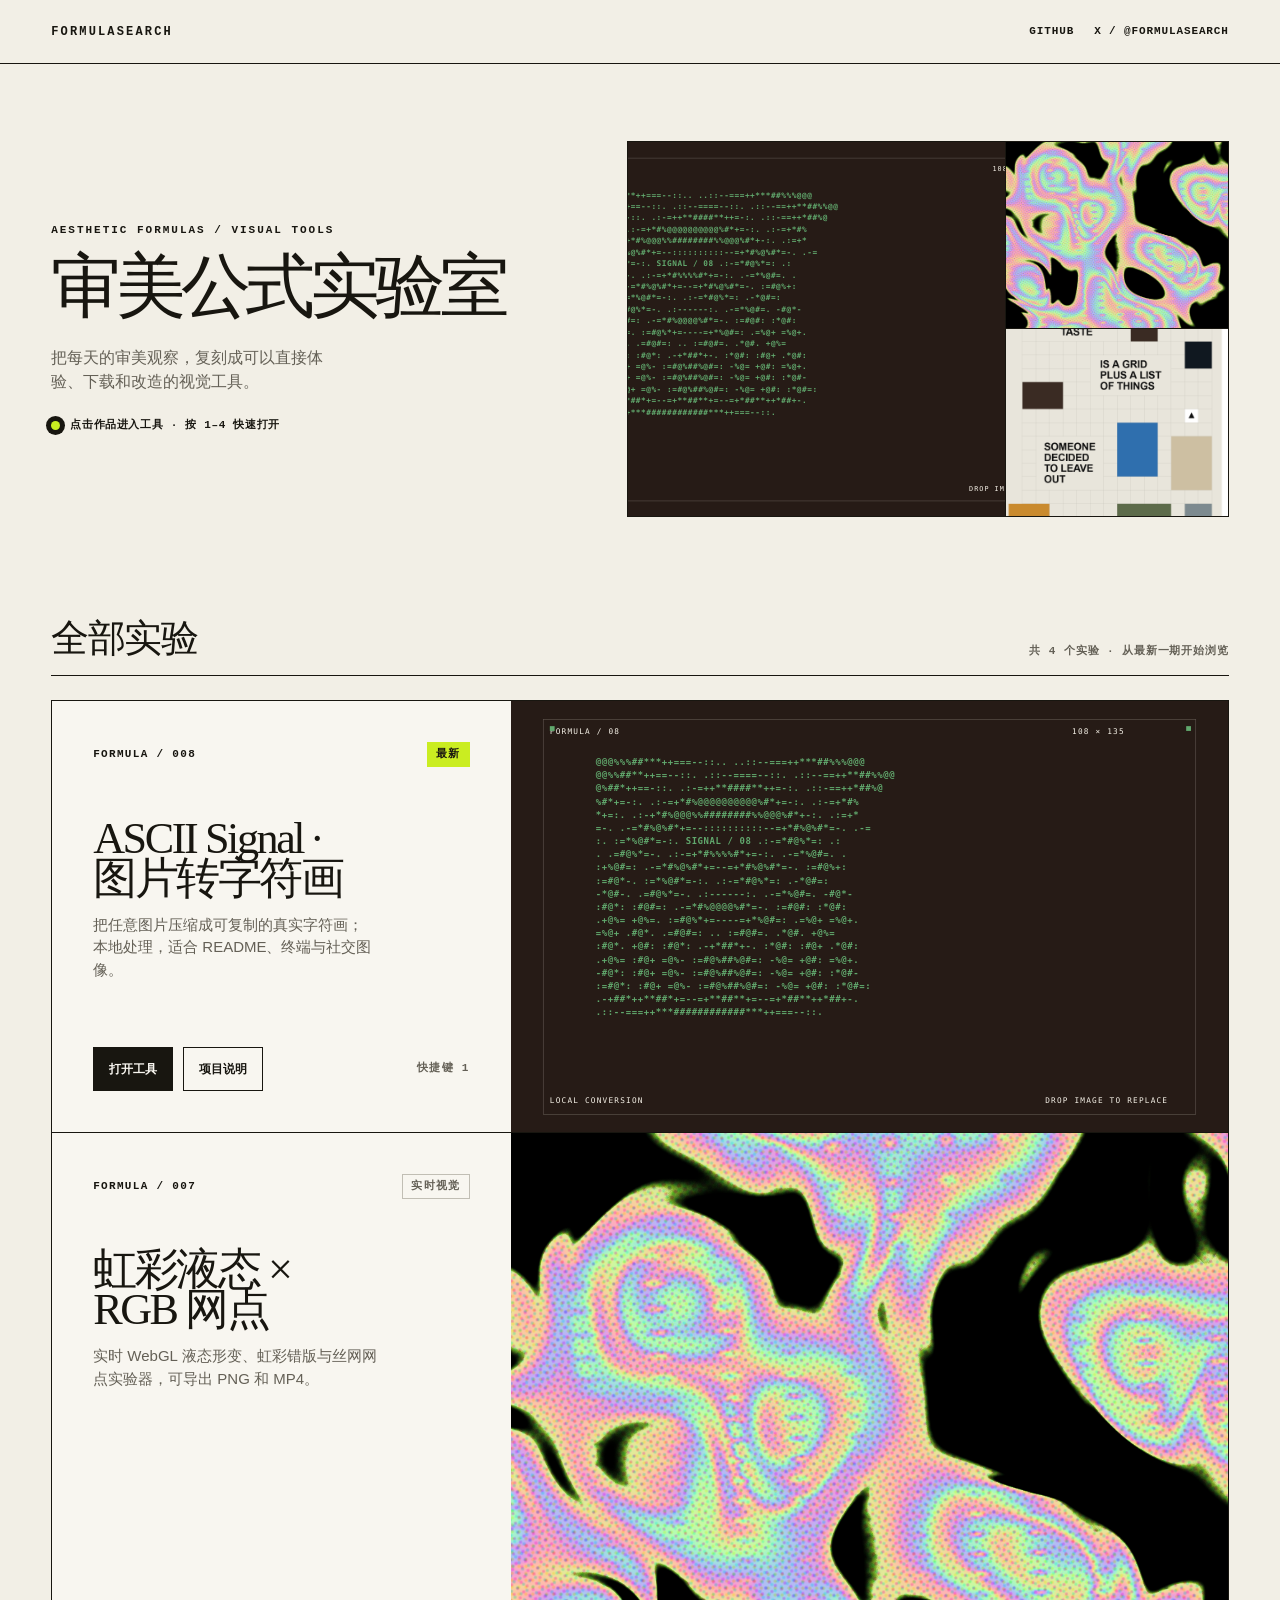
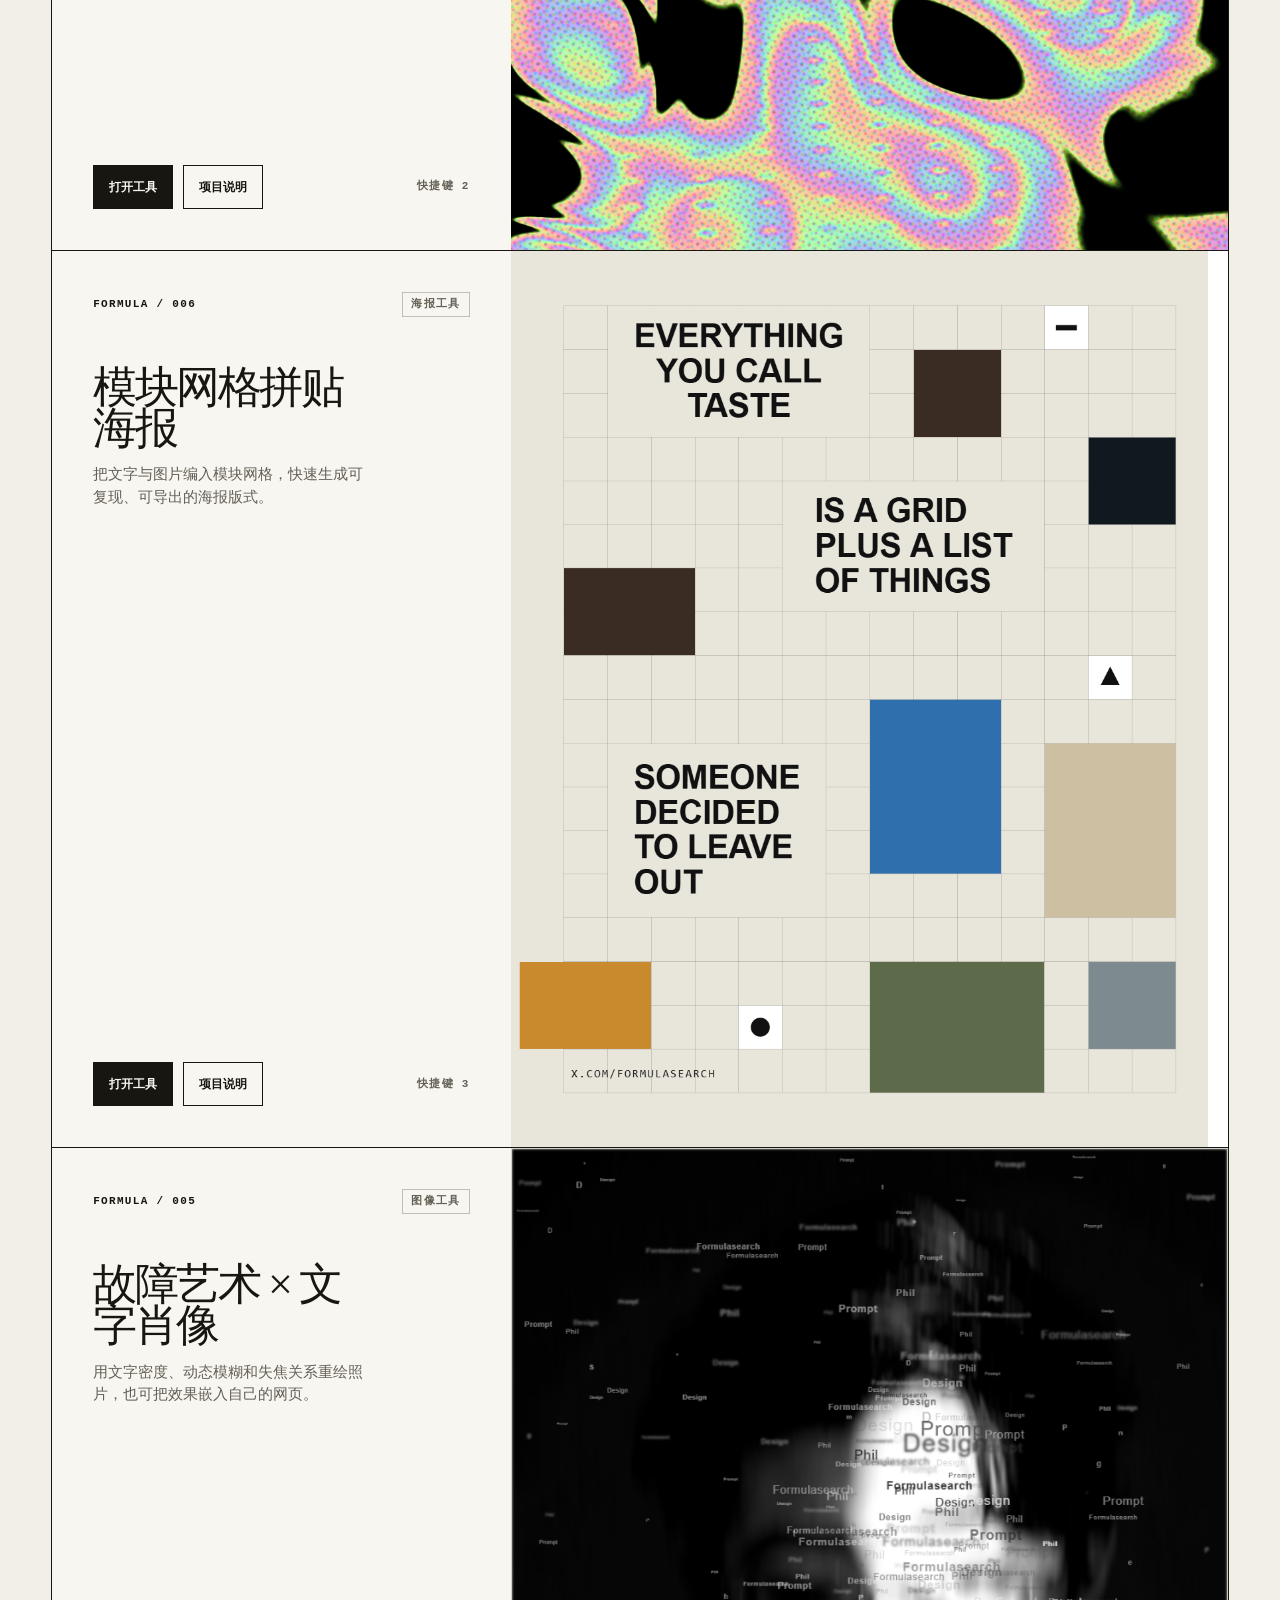
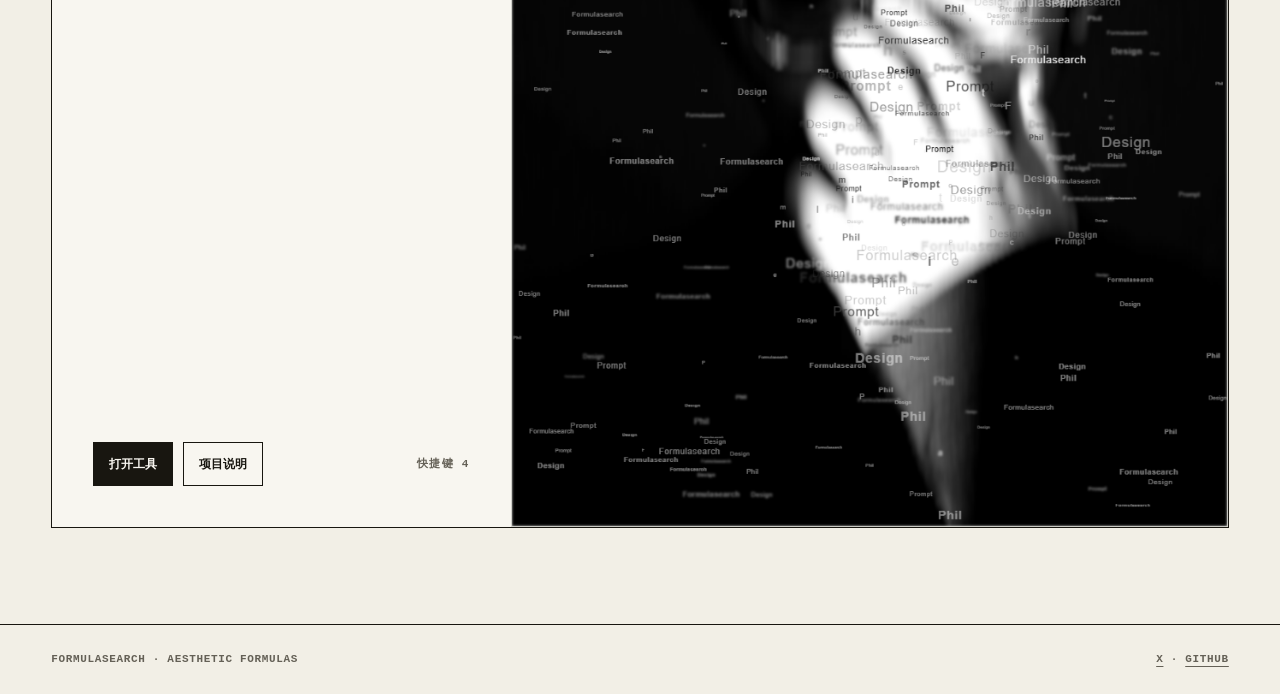
<file: index.html>
<!doctype html>
<html lang="zh-CN">
<head>
  <meta charset="utf-8">
  <meta name="viewport" content="width=device-width, initial-scale=1, viewport-fit=cover">
  <meta name="description" content="阿哲 Phil 的审美分享复刻实验：可直接体验、下载和复用的视觉工具。">
  <title>审美公式实验室 · Formulasearch</title>
  <link rel="icon" href="data:image/svg+xml,%3Csvg xmlns='http://www.w3.org/2000/svg' viewBox='0 0 64 64'%3E%3Crect width='64' height='64' fill='%23191a17'/%3E%3Ccircle cx='32' cy='32' r='16' fill='%23c9f719'/%3E%3C/svg%3E">
  <link rel="stylesheet" href="tools/formula-lab/gallery.css">
</head>
<body>
  <header class="lab-site-header">
    <a class="lab-site-brand" href="./">FORMULASEARCH</a>
    <nav class="lab-site-links" aria-label="外部链接">
      <a href="https://github.com/FANzR-arch/Phil-aesthetic-formulas">GitHub</a>
      <a href="https://x.com/Formulasearch">X / @Formulasearch</a>
    </nav>
  </header>

  <main class="lab-gallery-main">
    <section class="lab-gallery-intro" aria-labelledby="page-title">
      <div>
        <p class="lab-eyebrow">AESTHETIC FORMULAS / VISUAL TOOLS</p>
        <h1 id="page-title">审美公式实验室</h1>
        <p>把每天的审美观察，复刻成可以直接体验、下载和改造的视觉工具。</p>
        <div class="lab-gallery-note"><i></i><span>点击作品进入工具 · 按 1–4 快速打开</span></div>
      </div>
      <div class="lab-gallery-hero" data-lab-hero aria-label="最新实验预览"></div>
    </section>

    <section aria-labelledby="projects-title">
      <div class="lab-gallery-section-head">
        <h2 id="projects-title">全部实验</h2>
        <span data-lab-project-count>正在载入项目</span>
      </div>
      <div class="lab-gallery-list" data-lab-gallery></div>
    </section>
  </main>

  <footer class="lab-gallery-footer">
    <span>FORMULASEARCH · AESTHETIC FORMULAS</span>
    <span><a href="https://x.com/Formulasearch">X</a> · <a href="https://github.com/FANzR-arch/Phil-aesthetic-formulas">GITHUB</a></span>
  </footer>

  <script src="tools/formula-lab/projects.js"></script>
  <script src="tools/formula-lab/gallery.js"></script>
</body>
</html>
</file>
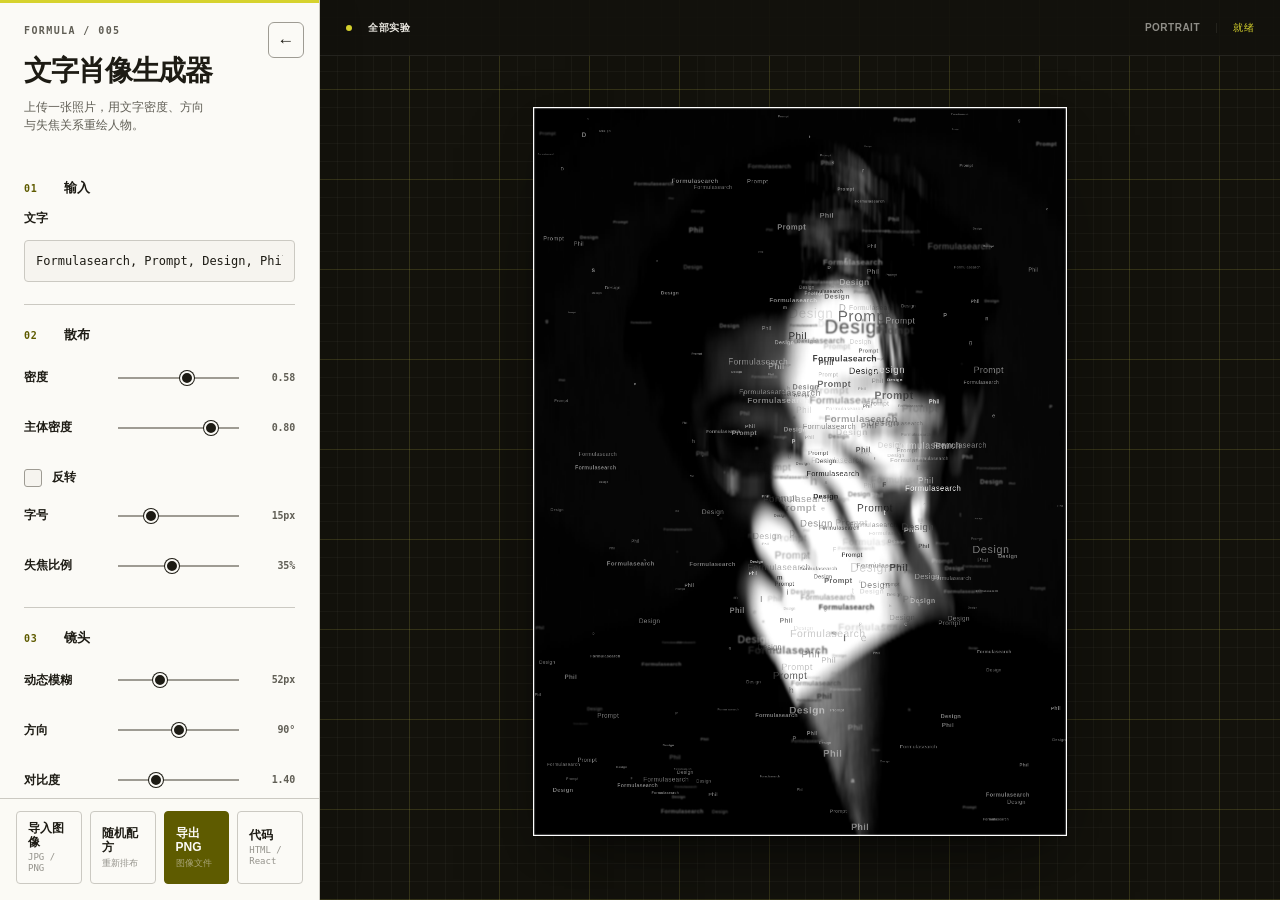
<file: 005-typographic-portrait/template/index.html>
<!doctype html>
<html lang="zh-CN">
<head>
<meta charset="utf-8">
<meta name="viewport" content="width=device-width, initial-scale=1, viewport-fit=cover">
<title>文字肖像生成器</title>
<link rel="icon" href="data:image/svg+xml,%3Csvg xmlns='http://www.w3.org/2000/svg' viewBox='0 0 64 64'%3E%3Crect width='64' height='64' fill='%23191a17'/%3E%3Ccircle cx='32' cy='32' r='16' fill='%23c9f719'/%3E%3C/svg%3E">
<style>
  :root{ --paper:#efefec; --panel:#f7f7f4; --ink:#141414; --mut:#8d8d86; --line:#d9d9d2 }
  *{box-sizing:border-box;margin:0}
  body{
    min-height:100vh;display:flex;background:var(--paper);color:var(--ink);
    font-family:system-ui,"Microsoft YaHei",sans-serif;
  }
  .side{
    width:280px;flex:none;background:var(--panel);border-right:1px solid var(--line);
    padding:24px 20px 16px;display:flex;flex-direction:column;overflow-y:auto;
  }
  h1{font-size:15px;font-weight:700;letter-spacing:.02em}
  .rule{border:0;border-top:1px solid var(--line);margin:16px 0}
  .grp{font-family:ui-monospace,Consolas,monospace;font-size:10px;letter-spacing:.2em;color:var(--mut);margin:18px 0 10px}
  .ctl{margin-bottom:12px}
  .ctl label{
    display:flex;justify-content:space-between;align-items:baseline;
    font-family:ui-monospace,Consolas,monospace;font-size:11px;letter-spacing:.08em;
    color:#44443f;margin-bottom:5px;
  }
  .ctl output{color:var(--mut)}
  input[type=range]{width:100%;accent-color:var(--ink)}
  input[type=text],select{
    width:100%;border:1px solid var(--line);background:#fff;border-radius:0;
    padding:8px 9px;font:13px/1.15 ui-monospace,Consolas,monospace;color:var(--ink);
  }
  input[type=text]:focus,select:focus{outline:1px solid var(--ink);outline-offset:-1px}
  .chk{
    display:flex;align-items:center;gap:8px;cursor:pointer;user-select:none;
    font-family:ui-monospace,Consolas,monospace;font-size:11px;letter-spacing:.08em;
    color:#44443f;margin-bottom:12px;
  }
  .chk input{accent-color:var(--ink);width:14px;height:14px;margin:0}
  .btnrow{display:flex;gap:8px;margin-top:4px}
  .btn{
    flex:1;text-align:center;cursor:pointer;user-select:none;
    border:1px solid var(--ink);background:transparent;color:var(--ink);
    font-family:ui-monospace,Consolas,monospace;font-size:11px;letter-spacing:.1em;padding:9px 0;
  }
  .btn:hover{background:var(--ink);color:#fff}
  .btn.primary{background:var(--ink);color:#fff}
  .foot{
    margin-top:auto;padding-top:20px;
    font-family:ui-monospace,Consolas,monospace;font-size:10.5px;line-height:1.9;color:var(--mut);
  }
  .foot a{color:inherit}
  .stage{flex:1;min-width:0;display:flex;align-items:center;justify-content:center;padding:28px}
  .stage.drag{outline:2px dashed var(--ink);outline-offset:-14px}
  canvas#out{
    max-width:100%;max-height:calc(100vh - 56px);
    border:1px solid var(--line);background:#fff;cursor:pointer;
  }

  .sheet{display:flex;flex-direction:column}
  .sheet h2{font-size:14px;font-weight:700;padding:20px 22px 0}
  .tabs{display:flex;gap:6px;padding:14px 22px 0}
  .tab{
    cursor:pointer;border:1px solid var(--line);background:transparent;color:#44443f;
    font-family:ui-monospace,Consolas,monospace;font-size:11px;letter-spacing:.08em;padding:7px 13px;
  }
  .tab.on{border-color:var(--ink);background:var(--ink);color:#fff}
  pre{
    margin:14px 22px;padding:16px;overflow:auto;flex:1;min-height:0;
    background:#fff;border:1px solid var(--line);
    font:12px/1.65 ui-monospace,Consolas,monospace;white-space:pre;
  }
  .sheet footer{display:flex;gap:8px;padding:0 22px 20px}
  @media (max-width:780px){
    body{flex-direction:column}
    .side{width:100%;border-right:0;border-bottom:1px solid var(--line)}
    .stage{padding:14px}
    canvas#out{max-height:none}
  }
</style>
<link rel="stylesheet" href="ui-shell.css">
<style>
  :root{--lab-panel-width:320px}
  .side{padding:0}
  .app-controls{padding:4px 20px 24px}
  .app-controls>.rule:first-child{display:none}
  .foot{margin-top:18px;padding-top:18px;border-top:1px solid var(--line)}
  .stage{display:block;padding:0}
  .lab-stage__body{display:grid;padding:calc(var(--lab-header-height) + 28px) 28px 28px}
  @media(max-width:760px){
    .app-controls{padding:4px 19px 24px}
    .lab-stage__body{padding:calc(var(--lab-header-height) + 14px) 12px 12px}
    canvas#out{max-height:calc(48vh - 72px)}
    body.panel-collapsed canvas#out{max-height:calc(100vh - 88px)}
  }
</style>
<link rel="stylesheet" href="v3-shell.css?v=1">
<link rel="stylesheet" href="v3-theme.css?v=2">
</head>
<body class="lab-app" data-v3-first-group="输入">
  <a class="lab-skip-link" href="#stage">跳到画布</a>
  <aside class="lab-panel side" id="control-panel" aria-label="文字肖像参数面板">
    <header class="lab-panel__header">
      <div class="lab-edition">FORMULA / 005</div>
      <h1>文字肖像生成器</h1>
      <p>上传一张照片，用文字密度、方向与失焦关系重绘人物。</p>
    </header>

    <div class="lab-panel__scroll"><div class="app-controls">

    <div class="lab-field ctl">
      <label for="words">文字</label>
      <input type="text" id="words" value="Formulasearch, Prompt, Design, Phil" spellcheck="false">
    </div>

    <div class="grp">散布</div>

    <div class="lab-field ctl"><label for="density">密度 <output id="o-density"></output></label>
      <input type="range" id="density" min="0" max="1" step="0.01" value="0.58"></div>

    <div class="lab-field ctl"><label for="cling">主体密度 <output id="o-cling"></output></label>
      <input type="range" id="cling" min="0" max="1" step="0.01" value="0.8"></div>

    <label class="lab-check chk"><input type="checkbox" id="invert"> 反转</label>

    <div class="lab-field ctl"><label for="size">字号 <output id="o-size"></output></label>
      <input type="range" id="size" min="9" max="34" step="1" value="15"></div>

    <div class="lab-field ctl"><label for="defocus">失焦比例 <output id="o-defocus"></output></label>
      <input type="range" id="defocus" min="0" max="0.8" step="0.01" value="0.35"></div>

    <div class="grp">镜头</div>

    <div class="lab-field ctl"><label for="blur">动态模糊 <output id="o-blur"></output></label>
      <input type="range" id="blur" min="0" max="160" step="1" value="52"></div>

    <div class="lab-field ctl"><label for="angle">方向 <output id="o-angle"></output></label>
      <input type="range" id="angle" min="0" max="180" step="1" value="90"></div>

    <div class="lab-field ctl"><label for="contrast">对比度 <output id="o-contrast"></output></label>
      <input type="range" id="contrast" min="1" max="2.4" step="0.05" value="1.4"></div>

    <div class="grp">颜色</div>

    <label class="lab-check chk"><input type="checkbox" id="color"> 彩色</label>

    <div class="lab-field ctl"><label for="tint">文字取色 <output id="o-tint"></output></label>
      <input type="range" id="tint" min="0" max="1" step="0.01" value="0.7"></div>

    <div class="grp">闪烁</div>

    <label class="lab-check chk"><input type="checkbox" id="flicker"> 开启</label>

    <div class="lab-field ctl"><label for="intensity">闪烁字数 <output id="o-intensity"></output></label>
      <input type="range" id="intensity" min="0" max="1" step="0.01" value="0.5"></div>

    <div class="lab-field ctl"><label for="speed">闪烁速度 <output id="o-speed"></output></label>
      <input type="range" id="speed" min="0.15" max="3" step="0.05" value="1"></div>

    <div class="foot">
      拖入图片 / Ctrl+V 粘贴 / 点画布换一批<br><br>
      <a href="https://x.com/Formulasearch" target="_blank">@Formulasearch</a> ·
      <a href="https://github.com/FANzR-arch/Phil-aesthetic-formulas" target="_blank">仓库</a>
    </div>
    </div></div>

    <footer class="lab-panel__actions lab-panel__actions--two-up app-actions">
      <label class="lab-action" for="file"><span>导入图像</span><small>JPG / PNG</small></label>
      <input type="file" id="file" accept="image/*" hidden>
      <button class="lab-action" id="reroll"><span>随机配方</span><small>重新排布</small></button>
      <button class="lab-action lab-action--accent" id="save"><span>导出 PNG</span><small>图像文件</small></button>
      <button class="lab-action" id="code"><span>代码</span><small>HTML / React</small></button>
    </footer>
  </aside>

  <button class="lab-panel-toggle" type="button" data-lab-panel-toggle aria-controls="control-panel" aria-expanded="true"><span aria-hidden="true">←</span></button>

  <main class="lab-stage stage" id="stage">
    <header class="lab-stage__header">
      <a class="lab-stage__id lab-gallery-link" href="../../" aria-label="返回全部实验"><i></i><span>全部实验</span></a>
      <div class="lab-stage__meta"><span>PORTRAIT</span><span>就绪</span></div>
    </header>
    <div class="lab-stage__body"><canvas id="out"></canvas></div>
  </main>

  <div class="lab-dialog modal" id="modal" data-lab-dialog hidden aria-labelledby="code-dialog-title">
    <div class="lab-dialog__surface sheet">
      <h2 id="code-dialog-title">把当前效果搬进你的项目</h2>
      <div class="tabs">
        <button class="tab on" data-tab="html">HTML</button>
        <button class="tab" data-tab="react">React</button>
        <button class="tab" data-tab="json">JSON</button>
      </div>
      <pre id="codeout"></pre>
      <footer>
        <button class="btn primary" id="copy">复制</button>
        <button class="btn" id="dlengine">下载 typo-portrait.js</button>
        <button class="btn" id="closemodal" type="button" data-lab-dialog-close>关闭</button>
      </footer>
    </div>
  </div>

<script src="typo-portrait.js"></script>
<script src="sample-image.js"></script>
<script src="ui-shell.js"></script>
<script src="v3-normalize.js?v=1"></script>
<script>
'use strict';

const $ = id => document.getElementById(id);
const out = $('out');

const SLIDERS = ['density','cling','size','defocus','blur','angle','contrast','tint','intensity','speed'];

// 以界面为准初始化：浏览器刷新会恢复表单值，读 DOM 才能保证引擎和滑杆不脱节
function readUI(){
  const o = {};
  SLIDERS.forEach(id => o[id] = +$(id).value);
  o.words = $('words').value.split(/[,，]/).map(s => s.trim()).filter(Boolean);
  o.invert = $('invert').checked;
  o.color = $('color').checked;
  o.motion = $('flicker').checked ? 'glitch' : 'none';
  return o;
}

const p = TypoPortrait.create(out, readUI());
p.setImage(window.SAMPLE_IMAGE);

const fmt = {
  density: v => v.toFixed(2), cling: v => v.toFixed(2), size: v => v + 'px',
  defocus: v => Math.round(v * 100) + '%', blur: v => v + 'px', angle: v => v + '°',
  contrast: v => v.toFixed(2), tint: v => Math.round(v * 100) + '%',
  intensity: v => Math.round(v * 100) + '%',
  speed: v => (7 * v).toFixed(1) + ' Hz',
};
for (const id of SLIDERS){
  const el = $(id), o = $('o-' + id);
  const sync = () => { o.textContent = fmt[id](+el.value); };
  el.addEventListener('input', () => { sync(); p.setOptions({ [id]: +el.value }); });
  sync();
}
if ($('flicker').checked) p.play();

$('words').addEventListener('input', e => {
  p.setOptions({ words: e.target.value.split(/[,，]/).map(s => s.trim()).filter(Boolean) });
});
$('invert').addEventListener('change', e => p.setOptions({ invert: e.target.checked }));
$('color').addEventListener('change', e => p.setOptions({ color: e.target.checked }));
$('flicker').addEventListener('change', e => {
  p.setOptions({ motion: e.target.checked ? 'glitch' : 'none' });
  e.target.checked ? p.play() : p.pause();
});

$('reroll').addEventListener('click', () => p.reseed());
out.addEventListener('click', () => p.reseed());
$('file').addEventListener('change', e => { if (e.target.files[0]) p.setImage(e.target.files[0]); });
$('save').addEventListener('click', () => {
  const a = document.createElement('a');
  a.download = 'typographic-portrait.png';
  a.href = p.toDataURL();
  a.click();
});

const stage = $('stage');
stage.addEventListener('dragover', e => { e.preventDefault(); stage.classList.add('drag'); });
stage.addEventListener('dragleave', () => stage.classList.remove('drag'));
stage.addEventListener('drop', e => {
  e.preventDefault(); stage.classList.remove('drag');
  if (e.dataTransfer.files[0]) p.setImage(e.dataTransfer.files[0]);
});
document.addEventListener('paste', e => {
  const it = [...e.clipboardData.items].find(i => i.type.startsWith('image/'));
  if (it) p.setImage(it.getAsFile());
});

/* ---------- 代码导出 ---------- */

// 只导出与默认值不同的参数，生成的代码越短越好读
function changedOptions(){
  const cur = p.options, def = TypoPortrait.DEFAULTS, diff = {};
  for (const k in def){
    if (k === 'maxWidth' || k === 'font' || k === 'background') continue;
    const a = cur[k], b = def[k];
    if (Array.isArray(a) ? a.join('') !== b.join('') : a !== b) diff[k] = a;
  }
  return diff;
}

function optionLines(indent){
  const d = changedOptions(), keys = Object.keys(d);
  if (!keys.length) return indent + '// 全部使用默认参数';
  return keys.map(k => indent + k + ': ' + JSON.stringify(d[k]) + ',').join('\n');
}

const TPL = {
  html: () => `<canvas id="portrait"></canvas>

<script src="typo-portrait.js"><\/script>
<script>
  const p = TypoPortrait.create(document.getElementById('portrait'), {
${optionLines('    ')}
  });

  // 换成你自己的图片路径，或传入 File / <img> / <canvas>
  p.setImage('photo.jpg')${p.options.motion !== 'none' ? '.then(() => p.play());' : ';'}
<\/script>`,

  react: () => `import { useEffect, useRef } from 'react';
// typo-portrait.js 放进 public/ 或用 <script> 引入，确保 window.TypoPortrait 可用

export default function Portrait({ src }) {
  const ref = useRef(null);

  useEffect(() => {
    const p = window.TypoPortrait.create(ref.current, {
${optionLines('      ')}
    });
    p.setImage(src)${p.options.motion !== 'none' ? '.then(() => p.play())' : ''};
    return () => p.destroy();
  }, [src]);

  return <canvas ref={ref} style={{ maxWidth: '100%' }} />;
}`,

  json: () => JSON.stringify(changedOptions(), null, 2),
};

let tab = 'html';
const renderCode = () => { $('codeout').textContent = TPL[tab](); };

document.querySelectorAll('.tab').forEach(b => {
  b.addEventListener('click', () => {
    document.querySelectorAll('.tab').forEach(x => x.classList.toggle('on', x === b));
    tab = b.dataset.tab;
    renderCode();
  });
});

$('code').addEventListener('click', () => { renderCode(); FormulaLabShell.openDialog('modal'); });

$('copy').addEventListener('click', async () => {
  const btn = $('copy');
  try {
    await navigator.clipboard.writeText($('codeout').textContent);
    btn.textContent = '已复制';
  } catch {
    const r = document.createRange();
    r.selectNodeContents($('codeout'));
    const s = getSelection(); s.removeAllRanges(); s.addRange(r);
    btn.textContent = 'Ctrl+C';
  }
  setTimeout(() => { btn.textContent = '复制'; }, 1600);
});

$('dlengine').addEventListener('click', async () => {
  const btn = $('dlengine');
  try {
    const res = await fetch('typo-portrait.js');
    if (!res.ok) throw new Error(res.status);
    const a = document.createElement('a');
    a.download = 'typo-portrait.js';
    a.href = URL.createObjectURL(await res.blob());
    a.click();
    setTimeout(() => URL.revokeObjectURL(a.href), 1000);
  } catch {
    btn.textContent = '请右键另存';   // file:// 下 fetch 会被拦
    setTimeout(() => { btn.textContent = '下载 typo-portrait.js'; }, 2400);
  }
});
</script>
</body>
</html>
</file>
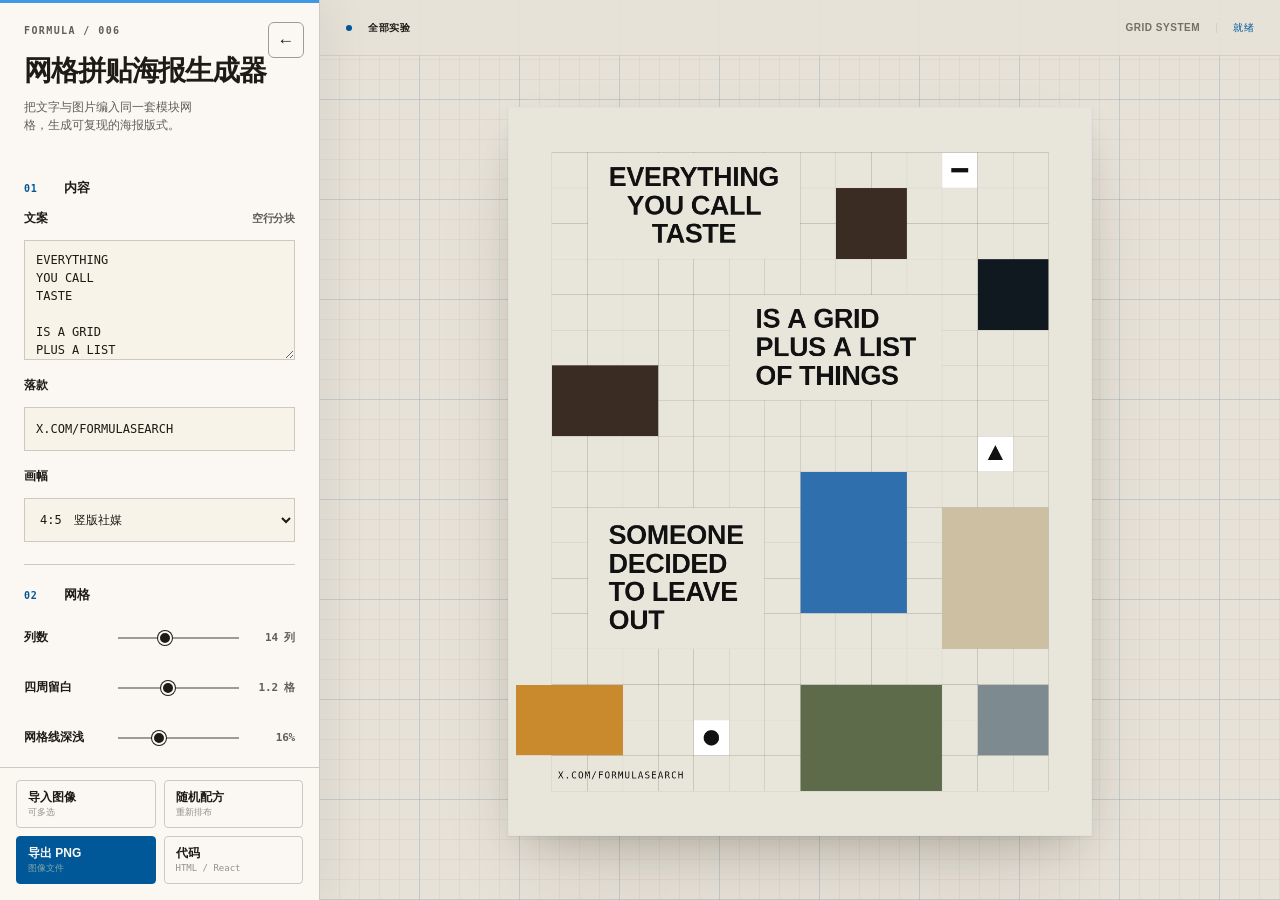
<file: 006-grid-collage-poster/template/index.html>
<!doctype html>
<html lang="zh-CN">
<head>
<meta charset="utf-8">
<meta name="viewport" content="width=device-width, initial-scale=1, viewport-fit=cover">
<title>网格拼贴海报生成器</title>
<link rel="icon" href="data:image/svg+xml,%3Csvg xmlns='http://www.w3.org/2000/svg' viewBox='0 0 64 64'%3E%3Crect width='64' height='64' fill='%23191a17'/%3E%3Ccircle cx='32' cy='32' r='16' fill='%23c9f719'/%3E%3C/svg%3E">
<style>
  :root{ --paper:#efefec; --panel:#f7f7f4; --ink:#141414; --mut:#8d8d86; --line:#d9d9d2 }
  *{box-sizing:border-box;margin:0}
  /* 控件比 100vh 长，所以让侧栏自己滚，画布始终留在视野里 */
  body{
    height:100vh;overflow:hidden;display:flex;background:var(--paper);color:var(--ink);
    font-family:system-ui,"Microsoft YaHei",sans-serif;
  }
  .side{
    width:280px;flex:none;background:var(--panel);border-right:1px solid var(--line);
    padding:24px 20px 16px;display:flex;flex-direction:column;overflow-y:auto;
  }
  h1{font-size:15px;font-weight:700;letter-spacing:.02em}
  .rule{border:0;border-top:1px solid var(--line);margin:16px 0}
  .grp{font-family:ui-monospace,Consolas,monospace;font-size:10px;letter-spacing:.2em;color:var(--mut);margin:18px 0 10px}
  .ctl{margin-bottom:12px}
  .ctl label{
    display:flex;justify-content:space-between;align-items:baseline;
    font-family:ui-monospace,Consolas,monospace;font-size:11px;letter-spacing:.08em;
    color:#44443f;margin-bottom:5px;
  }
  .ctl output{color:var(--mut)}
  input[type=range]{width:100%;accent-color:var(--ink)}
  input[type=text],select,textarea{
    width:100%;border:1px solid var(--line);background:#fff;border-radius:0;
    padding:8px 9px;font:13px/1.35 ui-monospace,Consolas,monospace;color:var(--ink);
  }
  textarea{resize:vertical;min-height:150px;white-space:pre}
  input[type=text]:focus,select:focus,textarea:focus{outline:1px solid var(--ink);outline-offset:-1px}
  .swatches{display:flex;gap:8px}
  .sw{flex:1}
  .sw span{
    display:block;font-family:ui-monospace,Consolas,monospace;font-size:11px;
    letter-spacing:.08em;color:#44443f;margin-bottom:5px;
  }
  input[type=color]{
    width:100%;height:30px;padding:0;border:1px solid var(--line);background:#fff;cursor:pointer;
  }
  .chk{
    display:flex;align-items:center;gap:8px;cursor:pointer;user-select:none;
    font-family:ui-monospace,Consolas,monospace;font-size:11px;letter-spacing:.08em;
    color:#44443f;margin-bottom:12px;
  }
  .chk input{accent-color:var(--ink);width:14px;height:14px;margin:0}
  .note{
    font-family:ui-monospace,Consolas,monospace;font-size:10.5px;line-height:1.6;
    color:var(--mut);margin:-4px 0 12px;
  }
  .note.warn{color:#a8542c}
  .btnrow{display:flex;gap:8px;margin-top:4px}
  .btn{
    flex:1;text-align:center;cursor:pointer;user-select:none;
    border:1px solid var(--ink);background:transparent;color:var(--ink);
    font-family:ui-monospace,Consolas,monospace;font-size:11px;letter-spacing:.1em;padding:9px 0;
  }
  .btn:hover{background:var(--ink);color:#fff}
  .btn.primary{background:var(--ink);color:#fff}
  .foot{
    margin-top:auto;padding-top:20px;
    font-family:ui-monospace,Consolas,monospace;font-size:10.5px;line-height:1.9;color:var(--mut);
  }
  .foot a{color:inherit}
  .stage{flex:1;min-width:0;display:flex;align-items:center;justify-content:center;padding:28px}
  .stage.drag{outline:2px dashed var(--ink);outline-offset:-14px}
  canvas#out{
    max-width:100%;max-height:calc(100vh - 56px);
    border:1px solid var(--line);background:#fff;cursor:pointer;
  }

  .sheet{display:flex;flex-direction:column}
  .sheet h2{font-size:14px;font-weight:700;padding:20px 22px 0}
  .tabs{display:flex;gap:6px;padding:14px 22px 0}
  .tab{
    cursor:pointer;border:1px solid var(--line);background:transparent;color:#44443f;
    font-family:ui-monospace,Consolas,monospace;font-size:11px;letter-spacing:.08em;padding:7px 13px;
  }
  .tab.on{border-color:var(--ink);background:var(--ink);color:#fff}
  pre{
    margin:14px 22px;padding:16px;overflow:auto;flex:1;min-height:0;
    background:#fff;border:1px solid var(--line);
    font:12px/1.65 ui-monospace,Consolas,monospace;white-space:pre;
  }
  .sheet footer{display:flex;gap:8px;padding:0 22px 20px}
  @media (max-width:780px){
    body{flex-direction:column;height:auto;min-height:100vh;overflow:auto}
    .side{width:100%;border-right:0;border-bottom:1px solid var(--line);overflow:visible}
    .stage{padding:14px}
    canvas#out{max-height:none}
  }
</style>
<link rel="stylesheet" href="ui-shell.css">
<style>
  :root{--lab-panel-width:320px}
  .side{padding:0}
  .app-controls{padding:4px 20px 24px}
  .foot{margin-top:18px;padding-top:18px;border-top:1px solid var(--line)}
  .stage{display:block;padding:0}
  .lab-stage__body{display:grid;padding:calc(var(--lab-header-height) + 28px) 28px 28px}
  @media(max-width:760px){
    .app-controls{padding:4px 19px 24px}
    .lab-stage__body{padding:calc(var(--lab-header-height) + 14px) 12px 12px}
    canvas#out{max-height:calc(48vh - 72px)}
    body.panel-collapsed canvas#out{max-height:calc(100vh - 88px)}
  }
</style>
<link rel="stylesheet" href="v3-shell.css?v=1">
<link rel="stylesheet" href="v3-theme.css?v=2">
</head>
<body class="lab-app" data-v3-first-group="内容">
  <a class="lab-skip-link" href="#stage">跳到画布</a>
  <aside class="lab-panel side" id="control-panel" aria-label="网格拼贴参数面板">
    <header class="lab-panel__header">
      <div class="lab-edition">FORMULA / 006</div>
      <h1>网格拼贴海报生成器</h1>
      <p>把文字与图片编入同一套模块网格，生成可复现的海报版式。</p>
    </header>

    <div class="lab-panel__scroll"><div class="app-controls">

    <div class="lab-field ctl">
      <label for="text">文案 <output>空行分块</output></label>
      <textarea id="text" spellcheck="false">EVERYTHING
YOU CALL
TASTE

IS A GRID
PLUS A LIST
OF THINGS

SOMEONE
DECIDED
TO LEAVE
OUT</textarea>
    </div>

    <div class="lab-field ctl">
      <label for="footer">落款</label>
      <input type="text" id="footer" value="X.COM/FORMULASEARCH" spellcheck="false">
    </div>

    <div class="lab-field ctl">
      <label for="ratio">画幅</label>
      <select id="ratio">
        <option value="1080x1350" selected>4:5　竖版社媒</option>
        <option value="1080x1080">1:1　方图</option>
        <option value="1080x1620">2:3　海报</option>
        <option value="1440x810">16:9　横版 / 首屏</option>
      </select>
    </div>

    <div class="grp">网格</div>

    <div class="lab-field ctl"><label for="cols">列数 <output id="o-cols"></output></label>
      <input type="range" id="cols" min="8" max="24" step="1" value="14"></div>

    <div class="lab-field ctl"><label for="margin">四周留白 <output id="o-margin"></output></label>
      <input type="range" id="margin" min="0" max="3" step="0.1" value="1.2"></div>

    <div class="lab-field ctl"><label for="gridAlpha">网格线深浅 <output id="o-gridAlpha"></output></label>
      <input type="range" id="gridAlpha" min="0" max="0.5" step="0.01" value="0.16"></div>

    <div class="grp">文字</div>

    <div class="lab-field ctl"><label for="fontSize">字号 <output id="o-fontSize"></output></label>
      <input type="range" id="fontSize" min="0.5" max="1.8" step="0.02" value="0.76"></div>

    <div class="lab-field ctl"><label for="lineHeight">行距 <output id="o-lineHeight"></output></label>
      <input type="range" id="lineHeight" min="0.85" max="1.5" step="0.01" value="1.05"></div>

    <div class="lab-field ctl"><label for="tracking">字距 <output id="o-tracking"></output></label>
      <input type="range" id="tracking" min="-0.06" max="0.12" step="0.005" value="-0.015"></div>

    <div class="lab-field ctl"><label for="textPad">四周保护带 <output id="o-textPad"></output></label>
      <input type="range" id="textPad" min="0" max="3" step="1" value="1"></div>

    <label class="lab-check chk"><input type="checkbox" id="uppercase" checked> 全大写</label>
    <label class="lab-check chk"><input type="checkbox" id="centerFirst" checked> 首块居中</label>
    <label class="lab-check chk"><input type="checkbox" id="textPanel" checked> 文字底板盖网格</label>

    <div class="grp">图块</div>

    <div class="lab-field ctl"><label for="tiles">数量 <output id="o-tiles"></output></label>
      <input type="range" id="tiles" min="0" max="26" step="1" value="12"></div>

    <div class="note" id="stats"></div>

    <div class="lab-field ctl"><label for="logoRatio">小方块比例 <output id="o-logoRatio"></output></label>
      <input type="range" id="logoRatio" min="0" max="0.6" step="0.02" value="0.28"></div>

    <div class="lab-field ctl"><label for="tileGutter">块间留空 <output id="o-tileGutter"></output></label>
      <input type="range" id="tileGutter" min="0" max="3" step="1" value="1"></div>

    <div class="lab-field ctl"><label for="bleed">探出边缘 <output id="o-bleed"></output></label>
      <input type="range" id="bleed" min="0" max="4" step="1" value="1"></div>

    <div class="grp">颜色</div>

    <div class="lab-field ctl swatches">
      <label class="sw"><span>纸色</span><input type="color" id="paper" value="#e8e5db"></label>
      <label class="sw"><span>墨色</span><input type="color" id="ink" value="#111111"></label>
    </div>

    <hr class="rule">

    <div class="lab-field ctl">
      <label for="seed">排布种子 <output>决定这一版</output></label>
      <input type="text" id="seed" spellcheck="false" inputmode="numeric">
    </div>

    </div></div>

    <footer class="lab-panel__actions lab-panel__actions--two-up app-actions">
      <label class="lab-action" for="file"><span>导入图像</span><small>可多选</small></label>
      <input type="file" id="file" accept="image/*" multiple hidden>
      <button class="lab-action" id="reroll"><span>随机配方</span><small>重新排布</small></button>
      <button class="lab-action lab-action--accent" id="save"><span>导出 PNG</span><small>图像文件</small></button>
      <button class="lab-action" id="code"><span>代码</span><small>HTML / React</small></button>
    </footer>
  </aside>

  <button class="lab-panel-toggle" type="button" data-lab-panel-toggle aria-controls="control-panel" aria-expanded="true"><span aria-hidden="true">←</span></button>

  <main class="lab-stage stage" id="stage">
    <header class="lab-stage__header">
      <a class="lab-stage__id lab-gallery-link" href="../../" aria-label="返回全部实验"><i></i><span>全部实验</span></a>
      <div class="lab-stage__meta"><span>GRID SYSTEM</span><span>就绪</span></div>
    </header>
    <div class="lab-stage__body"><canvas id="out"></canvas></div>
  </main>

  <div class="lab-dialog modal" id="modal" data-lab-dialog hidden aria-labelledby="code-dialog-title">
    <div class="lab-dialog__surface sheet">
      <h2 id="code-dialog-title">把当前版式搬进你的项目</h2>
      <div class="tabs">
        <button class="tab on" data-tab="html">HTML</button>
        <button class="tab" data-tab="react">React</button>
        <button class="tab" data-tab="json">JSON</button>
      </div>
      <pre id="codeout"></pre>
      <footer>
        <button class="btn primary" id="copy">复制</button>
        <button class="btn" id="dlengine">下载 grid-collage.js</button>
        <button class="btn" id="closemodal" type="button" data-lab-dialog-close>关闭</button>
      </footer>
    </div>
  </div>

<script src="grid-collage.js"></script>
<script src="ui-shell.js"></script>
<script src="v3-normalize.js?v=1"></script>
<script>
'use strict';

const $ = id => document.getElementById(id);
const out = $('out');

const SLIDERS = ['cols','margin','gridAlpha','fontSize','lineHeight','tracking','textPad','tiles','logoRatio','tileGutter','bleed'];
const CHECKS  = ['uppercase','centerFirst','textPanel'];

// 以界面为准初始化：刷新后浏览器会恢复表单值，读 DOM 才不会和引擎脱节
function readUI(){
  const o = {};
  SLIDERS.forEach(id => o[id] = +$(id).value);
  CHECKS.forEach(id => o[id] = $(id).checked);
  o.text = $('text').value;
  o.footer = $('footer').value;
  o.paper = $('paper').value;
  o.ink = $('ink').value;
  const [w, h] = $('ratio').value.split('x').map(Number);
  o.width = w; o.height = h;
  return o;
}

const g = GridCollage.create(out, readUI());

/* 每次重排都把「实际放下几块 / 有几个图位」照实写出来。
   tiles 是上限不是保证，不写出来的话用户会以为拖进去的图全用上了。 */
function syncStats(){
  const s = g.stats();
  const el = $('stats');
  el.textContent = s.placed < s.requested
    ? `实际放下 ${s.placed} 块 · ${s.photos} 个图位`
    : `${s.photos} 个图位可以放图片，其余是 logo 小方块`;
  // 差一两块是正常的挤不下；差得多才提示，否则天天飘红等于没提示
  el.classList.toggle('warn', s.placed < s.requested * 0.8);
  if (s.placed < s.requested * 0.8) el.textContent += ' · 空间不够，调小字号或减少文字';
  $('seed').value = g.options.seed;
}

/** 所有改动都走这里：改参数 → 重排 → 同步回显 */
function apply(patch){ g.setOptions(patch); syncStats(); }

const fmt = {
  cols: v => v + ' 列', margin: v => v.toFixed(1) + ' 格',
  gridAlpha: v => Math.round(v * 100) + '%',
  fontSize: v => v.toFixed(2) + '×', lineHeight: v => v.toFixed(2),
  tracking: v => (v * 100).toFixed(1) + '%', textPad: v => v + ' 格',
  tiles: v => v + ' 块', logoRatio: v => Math.round(v * 100) + '%',
  tileGutter: v => v + ' 格', bleed: v => v + ' 块',
};
for (const id of SLIDERS){
  const el = $(id), o = $('o-' + id);
  const sync = () => { o.textContent = fmt[id](+el.value); };
  el.addEventListener('input', () => { sync(); apply({ [id]: +el.value }); });
  sync();
}
for (const id of CHECKS){
  $(id).addEventListener('change', e => apply({ [id]: e.target.checked }));
}
$('text').addEventListener('input', e => apply({ text: e.target.value }));
$('footer').addEventListener('input', e => apply({ footer: e.target.value }));
$('paper').addEventListener('input', e => apply({ paper: e.target.value }));
$('ink').addEventListener('input', e => apply({ ink: e.target.value }));
$('ratio').addEventListener('change', e => {
  const [w, h] = e.target.value.split('x').map(Number);
  apply({ width: w, height: h });
});

// 种子可读可写：换到满意的一版就把它记下来，下次填回去还是这一版
$('seed').addEventListener('change', e => {
  const v = parseInt(e.target.value, 10);
  if (Number.isFinite(v)) { g.reseed(v); syncStats(); }
  else e.target.value = g.options.seed;
});

const reroll = () => { g.reseed(); syncStats(); };
$('reroll').addEventListener('click', reroll);
out.addEventListener('click', reroll);
$('file').addEventListener('change', e => { if (e.target.files.length) g.setImages(e.target.files); });

$('save').addEventListener('click', () => {
  const a = document.createElement('a');
  a.download = 'grid-collage.png';
  a.href = g.toDataURL();
  a.click();
});

/* ---------- 拖放：落在哪一格就从哪一格开始填 ---------- */

const stage = $('stage');
stage.addEventListener('dragover', e => { e.preventDefault(); stage.classList.add('drag'); });
stage.addEventListener('dragleave', () => stage.classList.remove('drag'));
stage.addEventListener('drop', e => {
  e.preventDefault(); stage.classList.remove('drag');
  const files = [...e.dataTransfer.files].filter(f => f.type.startsWith('image/'));
  if (!files.length) return;
  const r = out.getBoundingClientRect();
  const x = (e.clientX - r.left) * out.width / r.width;
  const y = (e.clientY - r.top) * out.height / r.height;
  const hit = g.photoAt(x, y);
  g.setImages(files, hit >= 0 ? hit : 0);
});
document.addEventListener('paste', e => {
  const it = [...e.clipboardData.items].find(i => i.type.startsWith('image/'));
  if (it) g.setImages([it.getAsFile()]);
});

/* ---------- 代码导出 ---------- */

// 只导出与默认值不同的参数，生成的代码越短越好读
function changedOptions(){
  const cur = g.options, def = GridCollage.DEFAULTS, diff = {};
  for (const k in def){
    if (k === 'sizePool' || k === 'palette' || k === 'seed') continue;
    if (JSON.stringify(cur[k]) !== JSON.stringify(def[k])) diff[k] = cur[k];
  }
  diff.seed = cur.seed;   // 种子决定这一版排布，必须带上
  return diff;
}

function optionLines(indent){
  const d = changedOptions();
  return Object.keys(d).map(k => indent + k + ': ' + JSON.stringify(d[k]) + ',').join('\n');
}

const TPL = {
  html: () => `<canvas id="poster"></canvas>

<script src="grid-collage.js"><\/script>
<script>
  const g = GridCollage.create(document.getElementById('poster'), {
${optionLines('    ')}
  });

  // 按图块顺序填图；这一版有 ${g.stats().photos} 个图位
  g.setImages([${Array.from({ length: g.stats().photos }, (_, i) => `'${i + 1}.jpg'`).join(', ')}]);
<\/script>`,

  react: () => `import { useEffect, useRef } from 'react';
// grid-collage.js 放进 public/ 或用 <script> 引入，确保 window.GridCollage 可用

export default function Poster({ images = [] }) {
  const ref = useRef(null);

  useEffect(() => {
    const g = window.GridCollage.create(ref.current, {
${optionLines('      ')}
    });
    g.setImages(images);
    return () => g.destroy();
  }, [images]);

  return <canvas ref={ref} style={{ maxWidth: '100%' }} />;
}`,

  json: () => JSON.stringify(changedOptions(), null, 2),
};

let tab = 'html';
const renderCode = () => { $('codeout').textContent = TPL[tab](); };

document.querySelectorAll('.tab').forEach(b => {
  b.addEventListener('click', () => {
    document.querySelectorAll('.tab').forEach(x => x.classList.toggle('on', x === b));
    tab = b.dataset.tab;
    renderCode();
  });
});

$('code').addEventListener('click', () => { renderCode(); FormulaLabShell.openDialog('modal'); });

$('copy').addEventListener('click', async () => {
  const btn = $('copy');
  try {
    await navigator.clipboard.writeText($('codeout').textContent);
    btn.textContent = '已复制';
  } catch {
    const r = document.createRange();
    r.selectNodeContents($('codeout'));
    const s = getSelection(); s.removeAllRanges(); s.addRange(r);
    btn.textContent = 'Ctrl+C';
  }
  setTimeout(() => { btn.textContent = '复制'; }, 1600);
});

syncStats();

$('dlengine').addEventListener('click', async () => {
  const btn = $('dlengine');
  try {
    const res = await fetch('grid-collage.js');
    if (!res.ok) throw new Error(res.status);
    const a = document.createElement('a');
    a.download = 'grid-collage.js';
    a.href = URL.createObjectURL(await res.blob());
    a.click();
    setTimeout(() => URL.revokeObjectURL(a.href), 1000);
  } catch {
    btn.textContent = '请右键另存';   // file:// 下 fetch 会被拦
    setTimeout(() => { btn.textContent = '下载 grid-collage.js'; }, 2400);
  }
});
</script>
</body>
</html>
</file>
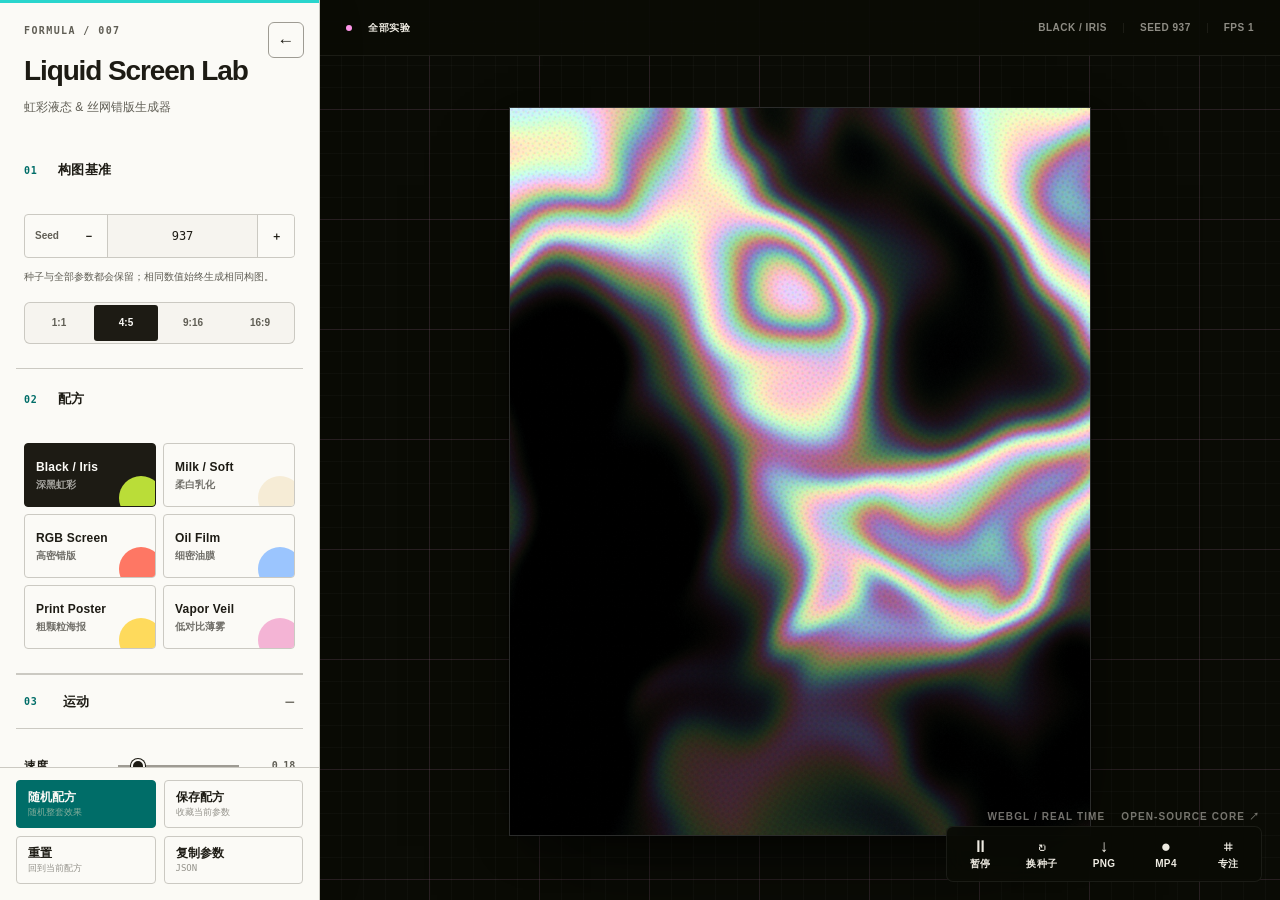
<file: 007-iridescent-flow-halftone/template/index.html>
<!DOCTYPE html>
<html lang="zh-CN">
<head>
    <meta charset="UTF-8">
    <meta name="viewport" content="width=device-width, initial-scale=1.0, viewport-fit=cover">

    <title>虹彩液态网点实验器</title>
    <link rel="icon" href="data:image/svg+xml,%3Csvg xmlns='http://www.w3.org/2000/svg' viewBox='0 0 64 64'%3E%3Crect width='64' height='64' rx='14' fill='%23111111'/%3E%3Ccircle cx='22' cy='24' r='14' fill='%236fffe9'/%3E%3Ccircle cx='42' cy='40' r='16' fill='%23ff82c8'/%3E%3C/svg%3E">
    <link rel="stylesheet" href="ui-shell.css">
    <link rel="stylesheet" href="styles.css">
    <link rel="stylesheet" href="v3-shell.css?v=1">
    <link rel="stylesheet" href="v3-theme.css?v=5">

    <meta property="og:title" content="Liquid Shape Distortions" />
    <meta property="og:description" content="psychedelic animation generator; (p)art of your next trip" />
    <meta property="og:type" content="website" />
    <meta property="og:url" content="https://collidingscopes.github.io/liquid-shape-distortions" />
    <meta property="og:image" content="https://collidingscopes.github.io/liquid-shape-distortions/assets/siteOGImage2.png">
    <meta property="og:image:type" content="image/png" >
    <meta property="og:image:width" content="1622" >
    <meta property="og:image:height" content="1622" >


</head>
<body class="lab-app">
    <a class="lab-skip-link" href="#canvas">跳到画布</a>
    <aside id="control-panel" class="lab-panel" aria-label="虹彩液态控制台">
      <header class="lab-panel__header panel-header">
        <div class="lab-edition edition">FORMULA / 007</div>
        <h1>Liquid Screen Lab</h1>
        <p>虹彩液态 &amp; 丝网错版生成器</p>
      </header>

      <div class="lab-panel__scroll panel-scroll">
        <section class="lab-section control-section composition-section" aria-labelledby="composition-title">
          <div class="lab-section__heading section-heading">
            <span>01</span>
            <h2 id="composition-title">构图基准</h2>
          </div>

          <div class="seed-row">
            <label for="seed-input">Seed</label>
            <button id="seed-prev" class="step-button" type="button" aria-label="上一个种子">−</button>
            <input id="seed-input" type="number" min="0" max="99999" step="1" value="937">
            <button id="seed-next" class="step-button" type="button" aria-label="下一个种子">＋</button>
          </div>
          <p class="field-note">种子与全部参数都会保留；相同数值始终生成相同构图。</p>

          <div class="lab-segmented format-grid" aria-label="画布比例">
            <button type="button" data-format="square">1:1</button>
            <button type="button" data-format="poster" class="active">4:5</button>
            <button type="button" data-format="story">9:16</button>
            <button type="button" data-format="wide">16:9</button>
          </div>
        </section>

        <section class="lab-section control-section preset-section" aria-labelledby="preset-title">
          <div class="lab-section__heading section-heading">
            <span>02</span>
            <h2 id="preset-title">配方</h2>
          </div>
          <div id="preset-list" class="preset-list"></div>
        </section>

        <div id="control-groups"></div>

        <section class="control-group archive-section" aria-labelledby="archive-title">
          <details id="archive-details">
            <summary>
              <span class="group-index">07</span>
              <strong id="archive-title">参数存档</strong>
              <em id="saved-count" class="saved-count">0</em>
            </summary>
            <div class="archive-body">
              <div id="saved-recipes" class="saved-recipes" aria-live="polite"></div>
              <div class="archive-import">
                <label for="parameter-json">导入 JSON</label>
                <textarea id="parameter-json" rows="5" spellcheck="false" placeholder="粘贴复制的参数 JSON"></textarea>
                <button id="import-parameters-button" type="button">导入并保存</button>
              </div>
            </div>
          </details>
        </section>
      </div>

      <footer class="lab-panel__actions lab-panel__actions--two-up panel-actions">
        <button id="nudge-button" class="lab-action lab-action--accent action-button accent" type="button"><span>随机配方</span><small>随机整套效果</small></button>
        <button id="save-parameters-button" class="lab-action action-button" type="button"><span>保存配方</span><small>收藏当前参数</small></button>
        <button id="reset-button" class="lab-action action-button" type="button"><span>重置</span><small>回到当前配方</small></button>
        <button id="copy-button" class="lab-action action-button" type="button"><span>复制参数</span><small>JSON</small></button>
      </footer>
    </aside>

    <button id="panel-toggle" class="lab-panel-toggle plain-button panel-toggle" data-lab-panel-toggle type="button" aria-label="收起参数面板" aria-controls="control-panel" aria-expanded="true">
      <span aria-hidden="true">←</span>
    </button>

    <main class="lab-stage liquid-stage" id="stage">
    <header id="stage-header" class="lab-stage__header">
      <a class="lab-stage__id lab-gallery-link stage-id" href="../../" aria-label="返回全部实验"><i></i><span>全部实验</span></a>
      <div class="lab-stage__meta stage-meta">
        <span id="active-preset">BLACK / IRIS</span>
        <span id="seed-readout">SEED 937</span>
        <span id="fpsIndicator">FPS —</span>
      </div>
    </header>

    <nav id="stage-actions" aria-label="画布操作">
      <button id="playPauseBtn" type="button" title="播放或暂停 (Space)"><span class="action-icon">Ⅱ</span><b>暂停</b></button>
      <button id="randomizeBtn" type="button" title="随机一个稳定种子 (R)"><span class="action-icon">↻</span><b>换种子</b></button>
      <button id="saveBtn" type="button" title="导出 PNG (S)"><span class="action-icon">↓</span><b>PNG</b></button>
      <button id="exportVideoBtn" type="button" title="开始或停止录制 (V)"><span class="action-icon">●</span><b>MP4</b></button>
      <button id="zen-mode-button" type="button" title="专注模式 (Z)" aria-pressed="false"><span class="action-icon">⌗</span><b>专注</b></button>
    </nav>

    <div id="canvas-caption">
      <span>WEBGL / REAL TIME</span>
      <a href="https://github.com/collidingScopes/liquid-shape-distortions" target="_blank" rel="noopener">OPEN-SOURCE CORE ↗</a>
    </div>


    <div id="intro-overlay">
        <div id="intro-content">
          <h1 id="intro-title">虹彩液态网点实验器</h1>
          <p class="intro-text">
            复用开源液态 shader，叠加网点丝印与 RGB 错版。
          </p>
          <p class="intro-text">左侧参数面板可调速度、形变、虹彩、颗粒和网点。</p>
          <p class="intro-text">🎲 换一组，📷 导出当前画面，Z 隐藏所有控件。</p>

          <div id="hotkeys-section">
            <ul id="hotkeys-list">
              <li>↻：随机稳定种子 [R]</li>
              <li>⏯️：播放 / 暂停动画 [Space]</li>
              <li>📷：导出当前画面 [S]</li>
              <li>🎥: 导出视频 [v]</li>
            </ul>
          </div>
          <button id="start-button">开始</button>
        </div>
    </div>

    <div id="gui" class="ui-overlay"></div>
    <div class="lab-stage__body"><canvas id="canvas"></canvas></div>

    <div id="zen-mode-container">
        <button id="legacy-zen-mode-button" class="gui-button icon">[Zen Mode]</button>
    </div>

    <table id="button-table">
        <tr>
            <td>
              <button id="legacy-randomize-button" class="gui-button icon" title="Randomize Inputs (r)">🎲</button>
            </td>

            <td>
                <button id="legacy-play-pause-button" class="gui-button icon" title="Play/Pause (space)">⏯️</button>
            </td>

            <td>
              <button id="legacy-save-button" class="gui-button icon" title="Save Image (s)">📷</button>
            </td>

            <td>
              <button id="legacy-export-video-button" class="gui-button icon" title="Export Video (v)">🎥</button>
            </td>

            <td>
                <a class="gui-button icon source-link" href="https://github.com/collidingScopes/liquid-shape-distortions" target="_blank" rel="noopener" title="上游源码">↗</a>
            </td>
        </tr>
    </table>

    <div id="info-container">
        <p>Core: <a id="floating-ig-link" href="https://github.com/collidingScopes/liquid-shape-distortions" rel="noopener" target="_blank">Alan Ang / MIT</a></p>
        <p>Halftone: three.js DotScreenShader / MIT</p>
        <p id="legacyFpsIndicator" class="ui-overlay">FPS: </p>
    </div>

    <div id="videoRecordingMessageDiv" class="hidden sticky-top">
        Video recording underway. Press 🎥 button or "v" to stop. The video will save to your downloads folder after.
    </div>

      <div id="notesDiv">
        <div id="textBox">

            <h2 id="aboutText">Liquid Shape Distortions 🌀</h2>
            <h3 id="subtitleText">Psychedelic animation generator; (p)art of your next trip</h3>


            <p>Create psychedelic art using liquid motion, distortion, shadows and light. This tool is free, and works in real-time in the browser.</p>
            <p>This project was inspired by drum & bass / acid techno music, and 90s rave posters.</p>
            <p>Use this to create art for a music video, concert posters, stylized animations in creative projects, or simply to enjoy alongside some fine music.</p>

            <p>Controls / hotkeys:</p>
            <ul>
                <li>↻: random stable seed [r]</li>
                <li>⏯️: pause/play the animation [space]</li>
                <li>📷: save a screenshot image [s]</li>
                <li>🎥: start and stop video export [v]</li>
                <li>🔊: start/stop music [m]</li>
            </ul>

            <p>Use the full control menu (top-right) to set a custom canvas size, adjust animation speed, control pattern and colours, etc...</p>
            <p>You can export your creation as an image or video afterwards.</p>
            <p>The animation is created with WebGL shaders, starting from a random seed position and mixing in elements of random noise (fractal brownian motion, 3D simplex noise), so each time you re-run it you're creating a unique piece of art.</p>
            <p>This tool is completely free, open source (MIT license), without any paywalls or premium options. You are welcome to use it for personal or commercial purposes.</p>
            <p>If you found this tool useful, feel free to buy me a coffee. My name is Alan, and I enjoy building open source software for art, animation, games, and more. This would be much appreciated during late-night coding sessions!</p>


            <p>The code used to create the animation is resource-intensive, so it may run with some lag if your computer doesn't have enough computing power, too many tabs open, low battery, etc.</p>
            <p>If the video export feature does not work for you, please try a free screen-recording tool such as OBS Studio.</p>

            <p>This project is coded using webgl shaders, vanilla Javascript, HTML5 canvas, and CSS (<a href="https://github.com/collidingScopes/liquid-shape-distortions" target="_blank" rel="noopener">see github repo</a>). Video creation and encoding is done using mp4 muxer.</p>
            <p>The song used is Fahrenheit Fair Enough by Telefon Tel Aviv.</p>
            <p>If you enjoyed this, you may be interested in my other free / open source projects:</p>
            <ul>
              <li><a href="https://collidingScopes.github.io/particular-drift" target="_blank" rel="noopener">Particular Drift</a>: turn photos into flowing particle animations</li>
              <li><a href="https://collidingScopes.github.io/liquid-logo" target="_blank" rel="noopener">Liquid Logo</a>: turn logos and icons into liquid metal animations</li>
              <li><a href="https://collidingScopes.github.io/ascii" target="_blank" rel="noopener">Video-to-ASCII</a>: turn videos into ASCII pixel art</li>
              <li><a href="https://collidingScopes.github.io/shimmer" target="_blank" rel="noopener">Shape Shimmer</a>: turn photos into funky wave animations</li>
              <li><a href="https://collidingScopes.github.io" target="_blank" rel="noopener">Colliding Scopes</a>: turn photos into kaleidoscope animations</li>
              <li><a href="https://manual-brick-breaker.netlify.app" target="_blank" rel="noopener">Manual Brick Breaker</a>: play brick breaker by waving your hands around</li>
            </ul>
            <p>Feel free to reach out to discuss, ask questions, or just to say hi! You can find me <a href="https://www.instagram.com/stereo.drift/" target="_blank" rel="noopener">@stereo.drift</a> on instagram, or through the other places below :)</p>
        </div>
      </div>

      <div id="linksDiv">
        <table id="infoMenuTable">
            <tr>
                <td><button id="gitHubButton"class="socialMediaButton"><a href="https://github.com/collidingScopes/liquid-shape-distortions" target="_blank" rel="noopener"><i class="fa-brands fa-github"></i></a></button></td>
                <td><button id="coffeeButton" class="socialMediaButton"><a href="https://www.buymeacoffee.com/stereoDrift" target="_blank" rel="noopener"><i class="fa-solid fa-heart"></i></a></button></td>
                <td><button id="instagramButton" class="socialMediaButton"><a href="https://www.instagram.com/stereo.drift/" target="_blank" rel="noopener"><i class="fa-brands fa-instagram"></i></a></button></td>
                <td><button id="xButton" class="socialMediaButton"><a class="x-link" href="https://x.com/measure_plan" target="_blank" rel="noopener">𝕏</i></a></button></td>
                <td><button id="emailButton" class="socialMediaButton"><a href="mailto:stereodriftvisuals@gmail.com" target="_blank" rel="noopener"><i class="fa-solid fa-envelope"></i></a></button></td>
            </tr>
        </table>
      </div>
    </main>

    <script id="vertexShader" type="x-shader/x-vertex">
        attribute vec2 position;
        void main() {
            gl_Position = vec4(position, 0.0, 1.0);
        }
    </script>

    <script id="fragmentShader" type="x-shader/x-fragment">
        precision highp float;

        uniform vec2 resolution;
        uniform float time;
        uniform float seed;

        // GUI-controlled parameters
        uniform float timeScale;
        uniform float patternAmp;
        uniform float patternFreq;
        uniform float bloomStrength;
        uniform float saturation;
        uniform float grainAmount;
        uniform vec3 colorTint;
        uniform float minCircleSize;
        uniform float circleStrength;
        uniform float distortX;
        uniform float distortY;
        uniform float halftoneAmount;
        uniform float halftoneScale;
        uniform float rgbScreenShift;
        uniform float iridescence;
        uniform float colorCycles;
        uniform float fieldZoom;
        uniform float fieldRotation;
        uniform float fieldOffsetX;
        uniform float fieldOffsetY;
        uniform float flowStrength;
        uniform float contrast;
        uniform float exposure;
        uniform float paletteShift;
        uniform float inkBalance;
        uniform float halftoneThreshold;
        uniform float halftoneAngle;

        // Noise functions for 3D simplex noise
        vec3 mod289(vec3 x) { return x - floor(x * (1.0 / 289.0)) * 289.0; }
        vec4 mod289(vec4 x) { return x - floor(x * (1.0 / 289.0)) * 289.0; }
        vec4 permute(vec4 x) { return mod289(((x*34.0)+1.0)*x); }
        vec4 taylorInvSqrt(vec4 r) { return 1.79284291400159 - 0.85373472095314 * r; }

        // Pseudo-random function for noise generation
        float random(vec2 st) {
            return fract(sin(dot(st.xy, vec2(12.9898, 78.233))) * 43758.5453123);
        }

        float seedValue(float channel) {
            // Hash a bounded value instead of sending large seeds into sin().
            // This keeps neighbouring seeds visibly different on WebGL 1 floats.
            float p = fract((seed + channel * 37.0) * 0.1031);
            p *= p + 33.33;
            p *= p + p;
            return fract(p);
        }

        // Adapted from three.js DotScreenShader (MIT). Rotating the three
        // plates separately produces the coloured screen / misregistration.
        float dotPattern(float angle, float scale, vec2 offset) {
            float s = sin(angle), c = cos(angle);
            vec2 tex = gl_FragCoord.xy - resolution * 0.5 + offset;
            vec2 point = vec2(c * tex.x - s * tex.y, s * tex.x + c * tex.y) * scale;
            return (sin(point.x) * sin(point.y)) * 4.0;
        }

        // Inigo Quilez's cosine palette, via Erkaman/glsl-cos-palette.
        vec3 cosPalette(float t, vec3 a, vec3 b, vec3 c, vec3 d) {
            return a + b * cos(6.28318 * (c * t + d));
        }

        // 3D Simplex noise implementation
        float snoise3D(vec3 v) {
          const vec2 C = vec2(1.0/6.0, 1.0/3.0);
          const vec4 D = vec4(0.0, 0.5, 1.0, 2.0);

          // First corner
          vec3 i  = floor(v + dot(v, C.yyy));
          vec3 x0 = v - i + dot(i, C.xxx);

          // Other corners
          vec3 g = step(x0.yzx, x0.xyz);
          vec3 l = 1.0 - g;
          vec3 i1 = min(g.xyz, l.zxy);
          vec3 i2 = max(g.xyz, l.zxy);

          vec3 x1 = x0 - i1 + C.xxx;
          vec3 x2 = x0 - i2 + C.yyy;
          vec3 x3 = x0 - D.yyy;

          // Permutations
          i = mod289(i);
          vec4 p = permute(permute(permute(
                    i.z + vec4(0.0, i1.z, i2.z, 1.0))
                  + i.y + vec4(0.0, i1.y, i2.y, 1.0))
                  + i.x + vec4(0.0, i1.x, i2.x, 1.0));

          // Gradients: 7x7 points over a square, mapped onto an octahedron.
          // The ring size 17*17 = 289 is close to a multiple of 49 (49*6 = 294)
          float n_ = 0.142857142857; // 1.0/7.0
          vec3 ns = n_ * D.wyz - D.xzx;

          vec4 j = p - 49.0 * floor(p * ns.z * ns.z);

          vec4 x_ = floor(j * ns.z);
          vec4 y_ = floor(j - 7.0 * x_);

          vec4 x = x_ *ns.x + ns.yyyy;
          vec4 y = y_ *ns.x + ns.yyyy;
          vec4 h = 1.0 - abs(x) - abs(y);

          vec4 b0 = vec4(x.xy, y.xy);
          vec4 b1 = vec4(x.zw, y.zw);

          vec4 s0 = floor(b0)*2.0 + 1.0;
          vec4 s1 = floor(b1)*2.0 + 1.0;
          vec4 sh = -step(h, vec4(0.0));

          vec4 a0 = b0.xzyw + s0.xzyw*sh.xxyy;
          vec4 a1 = b1.xzyw + s1.xzyw*sh.zzww;

          vec3 p0 = vec3(a0.xy, h.x);
          vec3 p1 = vec3(a0.zw, h.y);
          vec3 p2 = vec3(a1.xy, h.z);
          vec3 p3 = vec3(a1.zw, h.w);

          // Normalise gradients
          vec4 norm = taylorInvSqrt(vec4(dot(p0, p0), dot(p1, p1), dot(p2, p2), dot(p3, p3)));
          p0 *= norm.x;
          p1 *= norm.y;
          p2 *= norm.z;
          p3 *= norm.w;

          // Mix final noise value
          vec4 m = max(0.6 - vec4(dot(x0, x0), dot(x1, x1), dot(x2, x2), dot(x3, x3)), 0.0);
          m = m * m;
          return 42.0 * dot(m*m, vec4(dot(p0, x0), dot(p1, x1), dot(p2, x2), dot(p3, x3)));
        }

        // Four-octave fBm with a fixed lacunarity. Parameters are applied to
        // the domain in main(), so amplitude never explodes with the seed.
        float fbm3D(vec3 p) {
            float sum = 0.0;
            float amplitude = 0.56;
            mat2 rotation = mat2(0.80, -0.60, 0.60, 0.80);
            for(int i = 0; i < 3; i++) {
                sum += amplitude * snoise3D(p);
                p.xy = rotation * p.xy * 1.93 + vec2(0.21, 0.47);
                p.z = p.z * 1.37 + 0.19;
                amplitude *= 0.50;
            }
            return sum;
        }

        void main() {
            vec2 uv = gl_FragCoord.xy / resolution.xy;
            float aspect = resolution.x / resolution.y;
            vec2 p = uv - 0.5;
            p.x *= aspect;

            float fieldCos = cos(fieldRotation);
            float fieldSin = sin(fieldRotation);
            mat2 fieldMatrix = mat2(fieldCos, -fieldSin, fieldSin, fieldCos);
            p = fieldMatrix * (p * fieldZoom);
            p += vec2(fieldOffsetX, fieldOffsetY);

            // Every moving layer uses this one clock. At speed 0 the image is
            // completely still, including colour and grain.
            float slowTime = time * timeScale;
            float seedAngle = seedValue(1.0) * 6.2831853;
            mat2 seedMatrix = mat2(cos(seedAngle), -sin(seedAngle), sin(seedAngle), cos(seedAngle));
            p = seedMatrix * p;

            vec2 seedOffset = (vec2(seedValue(2.0), seedValue(3.0)) - 0.5) * 7.0;
            vec2 seedStretch = vec2(
                mix(0.70, 1.38, seedValue(12.0)),
                mix(0.70, 1.38, seedValue(13.0))
            );
            p *= seedStretch;
            float patchScale = mix(1.22, 0.68, clamp(minCircleSize / 8.0, 0.0, 1.0));
            float seedScale = mix(0.72, 1.38, seedValue(14.0));
            float baseScale = (1.02 + patternFreq * 0.62) * patchScale * seedScale;
            vec2 domain = p * baseScale + seedOffset;
            float morphTime = slowTime * 0.22;

            vec2 warp = vec2(
                fbm3D(vec3(domain + vec2(1.7, 9.2), morphTime + seedValue(4.0) * 3.0)),
                fbm3D(vec3(domain + vec2(8.3, 2.8), morphTime * 0.87 + seedValue(5.0) * 3.0))
            );

            float ampControl = clamp(patternAmp / 12.0, 0.15, 2.5);
            vec2 directionalWarp = warp * vec2(
                0.34 + distortX / 35.0 * 0.82,
                0.34 + distortY / 35.0 * 0.82
            );
            vec2 drift = vec2(
                sin(morphTime * 0.65 + seedAngle),
                cos(morphTime * 0.53 - seedAngle)
            ) * 0.10 * flowStrength;

            float liquidField = fbm3D(vec3(
                domain + directionalWarp * ampControl * flowStrength + drift,
                morphTime * 0.72 + seedValue(6.0) * 4.0
            ));
            float fineField = snoise3D(vec3(
                domain * 1.78 - warp * (0.24 + circleStrength * 0.08),
                morphTime * 0.31 + seedValue(7.0) * 5.0
            ));

            float polarity = mix(-1.0, 1.0, step(0.5, seedValue(15.0)));
            vec2 waveAxis = vec2(cos(seedAngle), sin(seedAngle));
            float seedWave = sin(
                dot(p, waveAxis) * mix(2.2, 5.4, seedValue(16.0))
                + seedValue(17.0) * 6.2831853
            ) * mix(0.05, 0.15, seedValue(18.0));
            float field = liquidField * polarity + fineField * 0.18 + warp.x * 0.20 - warp.y * 0.10 + seedWave;
            float threshold = -0.06 + (seedValue(8.0) - 0.5) * 0.26
                - (circleStrength - 0.8) * 0.12 - inkBalance * 0.34;
            float structure = smoothstep(threshold - 0.32, threshold + 0.28, field);
            float seedBandScale = mix(0.72, 1.45, seedValue(19.0));
            float ribbon = 0.5 + 0.5 * sin(
                field * (6.2 + colorCycles * 7.0) * seedBandScale + warp.x * 1.15 - warp.y * 0.56
            );
            float baseLift = max(inkBalance, 0.0) * 0.22;
            float finalValue = mix(
                baseLift,
                1.0,
                pow(clamp(structure * (0.76 + ribbon * 0.32), 0.0, 1.0), contrast)
            );

            float palettePhase = field * (3.2 + colorCycles * 5.2)
                + warp.x * 0.68 - warp.y * 0.34
                + paletteShift + (seedValue(9.0) - 0.5) * 2.4;
            vec3 seedPalette = vec3(0.00, 0.33, 0.67)
                + (vec3(seedValue(20.0), seedValue(21.0), seedValue(22.0)) - 0.5) * 0.12;
            vec3 iris = cosPalette(
                palettePhase,
                vec3(0.70), vec3(0.28), vec3(1.0), seedPalette
            );
            iris = mix(iris, vec3(0.97, 0.96, 0.93), 0.18);
            vec3 pearl = mix(vec3(0.72, 0.78, 0.86), vec3(0.99, 0.97, 0.91), ribbon);
            vec3 surface = mix(pearl, iris, iridescence);
            surface = mix(surface, vec3(0.99, 0.97, 0.92), smoothstep(0.72, 1.0, finalValue) * 0.48);
            vec3 color = surface * finalValue * colorTint * exposure;

            color += surface * pow(finalValue, 4.0) * bloomStrength * 0.26;

            // Stable print grain: it changes with the seed, never with time.
            vec2 grainCell = floor(gl_FragCoord.xy * 0.72);
            float noise = random(grainCell + vec2(seedValue(10.0) * 103.0, seedValue(11.0) * 97.0));
            color += vec3(noise - 0.5) * grainAmount;

            float luminance = dot(color, vec3(0.299, 0.587, 0.114));
            vec3 saturatedColor = mix(vec3(luminance), color, saturation);
            color = saturatedColor;
            luminance = dot(color, vec3(0.299, 0.587, 0.114));

            vec3 plate = vec3(
                dotPattern(0.26 + halftoneAngle, halftoneScale, vec2(-rgbScreenShift, 0.0)),
                dotPattern(1.31 + halftoneAngle, halftoneScale, vec2(0.0, rgbScreenShift)),
                dotPattern(2.36 + halftoneAngle, halftoneScale, vec2(rgbScreenShift, 0.0))
            );
            vec3 screened = color * mix(
                vec3(0.42),
                vec3(1.0),
                smoothstep(vec3(-1.85 + halftoneThreshold), vec3(1.85 + halftoneThreshold), plate + luminance * 2.65)
            );
            color = mix(color, screened, halftoneAmount);

            gl_FragColor = vec4(clamp(color, 0.0, 1.0), 1.0);
        }
    </script>

</body>

<script src="vendor/mp4-muxer.min.js"></script>
<script src="helperFunctions.js"></script>
<script src="canvasVideoExport.js"></script>
<script src="ui-shell.js"></script>
<script src="main.js"></script>

</html>
</file>
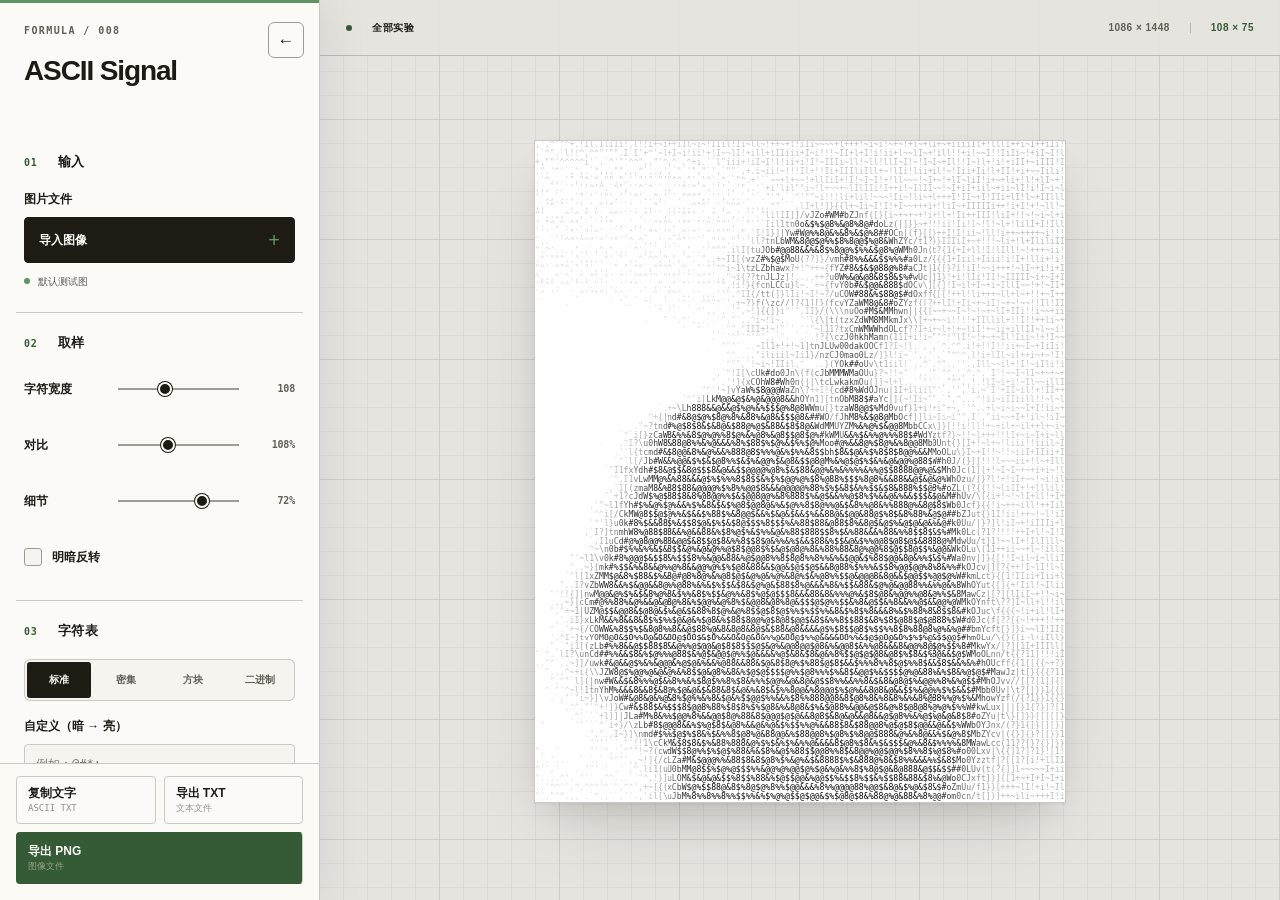
<file: 008-ascii-signal/template/index.html>
<!doctype html>
<html lang="zh-CN">
<head>
  <meta charset="utf-8">
  <meta name="viewport" content="width=device-width, initial-scale=1, viewport-fit=cover">
  <meta name="description" content="在浏览器本地将图片转换为可复制的 ASCII Art。">
  <title>ASCII Signal · 图片转字符画</title>
  <link rel="icon" href="data:image/svg+xml,%3Csvg xmlns='http://www.w3.org/2000/svg' viewBox='0 0 64 64'%3E%3Crect width='64' height='64' fill='%23151a16'/%3E%3Cpath d='M11 20h42M11 32h42M11 44h42' stroke='%2361a86d' stroke-width='5'/%3E%3C/svg%3E">
  <link rel="stylesheet" href="ui-shell.css">
  <style>
    :root {
      --lab-paper: oklch(95.6% .012 145);
      --lab-panel: oklch(97.2% .008 145);
      --lab-ink: oklch(18.5% .014 145);
      --lab-muted: oklch(47% .018 145);
      --lab-line: oklch(79% .016 145);
      --lab-accent: oklch(64% .115 145);
      --lab-alert: oklch(58% .17 28);
      --lab-stage-bg: oklch(18.5% .014 145);
      --lab-stage-ink: oklch(96% .008 145);
      --lab-stage-rule: oklch(96% .008 145 / .22);
      --lab-panel-width: 356px;
      --signal-ink: oklch(96% .01 75);
      --signal-paper: oklch(18.5% .018 55);
    }

    .lab-panel__header { padding-block: 22px 24px; background: var(--lab-panel); }
    .lab-panel__header h1 { max-width: 12ch; font-size: clamp(2.2rem, 3.5vw, 3rem); }
    .lab-panel__header::after, .lab-panel__header::before { content: none; }
    .lab-section { padding-block: 20px 22px; }
    .lab-section__heading { margin-bottom: 16px; }
    .lab-section__heading h2 { font-size: .75rem; }
    .lab-field input[type="text"], .lab-field select { font-family: var(--lab-font-data); }
    .lab-segmented { grid-auto-flow: initial; grid-template-columns: repeat(4, minmax(0, 1fr)); }
    .lab-segmented button { padding-inline: 5px; font-size: .65rem; letter-spacing: .02em; }
    .lab-check + .lab-check { border-top: 1px solid var(--lab-line); }
    .lab-action { min-height: 60px; }
    .lab-action--wide { grid-column: span 2; border-top: 1px solid var(--lab-ink); }
    .upload-card { display: grid; place-items: center; width: 100%; min-height: 48px; padding: 10px 14px; border: 1px solid var(--lab-ink); background: var(--lab-accent); cursor: pointer; font: 800 .75rem/1 var(--lab-font-data); letter-spacing: .06em; transition: background 170ms ease, color 170ms ease; }
    .upload-card:hover { background: var(--lab-ink); color: var(--lab-panel); }
    .source-readout { display: grid; grid-template-columns: auto minmax(0, 1fr); align-items: center; gap: 9px; margin-top: 10px; color: var(--lab-muted); font: 700 .61rem/1 var(--lab-font-data); letter-spacing: .08em; }
    .source-readout::before { content: "IN"; display: grid; place-items: center; width: 22px; height: 18px; border: 1px solid var(--lab-line); color: var(--lab-ink); font-size: .54rem; }
    .source-readout strong { overflow: hidden; color: var(--lab-ink); text-overflow: ellipsis; white-space: nowrap; font: inherit; }
    .output-switch { display: grid; grid-template-columns: repeat(2, 1fr); border: 1px solid var(--lab-ink); }
    .output-switch button { min-height: 44px; border: 0; border-right: 1px solid var(--lab-line); background: var(--lab-panel); color: var(--lab-ink); font: 800 .65rem/1 var(--lab-font-data); letter-spacing: .08em; }
    .output-switch button:last-child { border-right: 0; }
    .output-switch button.active { outline: 3px solid var(--lab-accent); outline-offset: -3px; position: relative; z-index: 1; }
    .background-switch button[data-palette="paper"] { background: #fff; color: #111; }
    .background-switch button[data-palette="black"] { background: #111; color: #fff; }

    .signal-stage { isolation: isolate; background: var(--signal-paper); color: var(--signal-ink); }
    .signal-stage::before { display: none; }
    .signal-stage .lab-stage__header { border-color: color-mix(in oklch, var(--signal-ink) 20%, transparent); }
    .signal-stage .lab-stage__meta span + span { border-color: color-mix(in oklch, var(--signal-ink) 20%, transparent); }
    .signal-stage .lab-stage__body { padding: var(--lab-header-height) 0 0; }
    .signal-stage.dragging .drop-zone { background: color-mix(in oklch, var(--lab-accent) 10%, var(--signal-paper)); }
    .signal-meta { color: var(--lab-accent); }

    .preview-shell { width: 100%; height: 100%; min-height: 0; }
    .drop-zone { min-height: 0; width: 100%; height: 100%; display: grid; place-items: center; overflow: hidden; background: var(--signal-paper); transition: background 180ms ease; }
    #ascii-canvas { position: relative; z-index: 1; display: block; max-width: 100%; max-height: 100%; image-rendering: pixelated; }
    .error-line { color: var(--lab-accent); }
    .sr-output { position: fixed; left: -9999px; top: 0; width: 1px; height: 1px; overflow: hidden; }

    @media (max-width: 760px) {
      .signal-stage .lab-stage__body { padding: var(--lab-header-height) 0 0; }
      .lab-panel__header { padding-block: 16px 17px; }
    }
  </style>
  <link rel="stylesheet" href="v3.css?v=10">
</head>
<body class="lab-app">
  <a class="lab-skip-link" href="#workspace">跳到画布</a>

  <aside class="lab-panel" id="control-panel" aria-label="ASCII Signal 参数面板">
    <header class="lab-panel__header">
      <div class="lab-edition">FORMULA / 008</div>
      <h1>ASCII Signal</h1>
    </header>

    <div class="lab-panel__scroll">
      <section class="lab-section" aria-labelledby="source-title">
        <div class="lab-section__heading"><span>01</span><h2 id="source-title">输入</h2></div>
        <div class="lab-field">
          <label for="image-file">图片文件</label>
          <input id="image-file" type="file" accept="image/png,image/jpeg,image/webp,image/gif,image/bmp" hidden>
          <button class="upload-card" id="upload-trigger" type="button">导入图像</button>
          <div class="source-readout"><strong id="source-name">内置测试图</strong></div>
        </div>
      </section>

      <section class="lab-section" aria-labelledby="grid-title">
        <div class="lab-section__heading"><span>02</span><h2 id="grid-title">取样</h2></div>
        <div class="lab-control-row">
          <label for="columns">字符宽度</label>
          <input id="columns" type="range" min="40" max="220" value="108">
          <output id="columns-output" for="columns">108</output>
        </div>
        <div class="lab-control-row">
          <label for="contrast">对比</label>
          <input id="contrast" type="range" min="60" max="180" value="108">
          <output id="contrast-output" for="contrast">108%</output>
        </div>
        <div class="lab-control-row">
          <label for="texture">细节</label>
          <input id="texture" type="range" min="0" max="1" step="0.01" value="0.72">
          <output id="texture-output" for="texture">72%</output>
        </div>
        <label class="lab-check"><input id="invert" type="checkbox"> 明暗反转</label>
      </section>

      <section class="lab-section" aria-labelledby="alphabet-title">
        <div class="lab-section__heading"><span>03</span><h2 id="alphabet-title">字符表</h2></div>
        <div class="lab-segmented" role="group" aria-label="选择字符表">
          <button class="active" type="button" data-charset="standard">标准</button>
          <button type="button" data-charset="dense">密集</button>
          <button type="button" data-charset="blocks">方块</button>
          <button type="button" data-charset="binary">二进制</button>
        </div>
        <div class="lab-field" style="margin-top:16px">
          <label for="custom-charset">自定义（暗 → 亮）</label>
          <input id="custom-charset" type="text" maxlength="64" placeholder="例如：@#*:. " autocomplete="off" spellcheck="false">
        </div>
      </section>

      <section class="lab-section" aria-labelledby="appearance-title">
        <div class="lab-section__heading"><span>04</span><h2 id="appearance-title">输出</h2></div>
        <div class="lab-field">
          <label>字符颜色</label>
          <div class="output-switch" role="group" aria-label="选择字符颜色">
            <button class="active" type="button" data-color-mode="color">彩色</button>
            <button type="button" data-color-mode="mono">黑白</button>
          </div>
        </div>
        <div class="lab-field">
          <label>背景</label>
          <div class="output-switch background-switch" role="group" aria-label="选择输出背景">
            <button class="active" type="button" data-palette="paper">白底</button>
            <button type="button" data-palette="black">黑底</button>
          </div>
        </div>
      </section>
    </div>

    <footer class="lab-panel__actions lab-panel__actions--three-up">
      <button class="lab-action" id="copy-text" type="button"><span>复制文字</span><small>ASCII TXT</small></button>
      <button class="lab-action" id="download-text" type="button"><span>导出 TXT</span><small>文本文件</small></button>
      <button class="lab-action lab-action--wide lab-action--accent" id="download-image" type="button"><span>导出 PNG</span><small>图像文件</small></button>
    </footer>
  </aside>

  <button class="lab-panel-toggle" type="button" data-lab-panel-toggle aria-controls="control-panel" aria-expanded="true"><span aria-hidden="true">←</span></button>

  <main class="lab-stage signal-stage" id="workspace">
    <header class="lab-stage__header">
      <a class="lab-stage__id lab-gallery-link" href="../../" aria-label="返回全部实验"><i></i><span>全部实验</span></a>
      <div class="lab-stage__meta"><span id="source-meta">DEMO SOURCE</span><span class="signal-meta" id="grid-meta">108 COLS</span></div>
    </header>
    <div class="lab-stage__body">
      <div class="preview-shell">
        <section class="drop-zone" id="drop-zone" aria-label="ASCII Art 预览。可拖入图片或点击选择图片。" tabindex="0">
          <canvas id="ascii-canvas" aria-hidden="true"></canvas>
        </section>
      </div>
      <output class="sr-output" id="status-main" aria-live="polite">本地转换已就绪</output>
      <pre class="sr-output" id="ascii-text" aria-label="ASCII Art 文字结果"></pre>
    </div>
  </main>

  <script src="ui-shell.js"></script>
  <script src="default-image.js"></script>
  <script src="ascii-signal.js"></script>
</body>
</html>
</file>
<file: tools/formula-lab/gallery.css>
/* Formula Lab Gallery v2.1.0 — public gallery components. */
@import url("./lab-tokens.css");

:root { --lab-paper: oklch(95.2% .012 92); --lab-panel: oklch(97.4% .009 92); --lab-ink: oklch(20% .012 92); --lab-muted: oklch(49% .016 92); --lab-line: oklch(80% .014 92); --lab-accent: oklch(89% .205 120); --lab-display: Georgia, "Songti SC", "Noto Serif SC", serif; --lab-ui: "Aptos", "Microsoft YaHei UI", "Noto Sans SC", sans-serif; --lab-data: "Cascadia Mono", Consolas, monospace; }
* { box-sizing: border-box; }
html { scroll-behavior: smooth; }
body { margin: 0; background: var(--lab-paper); color: var(--lab-ink); font-family: var(--lab-ui); line-height: 1.5; }
a { color: inherit; }
a:focus-visible { outline: 3px solid oklch(68% .19 30); outline-offset: 3px; }
.lab-site-header { display: flex; align-items: center; justify-content: space-between; min-height: 64px; padding: 0 clamp(20px, 4vw, 64px); border-bottom: 1px solid var(--lab-ink); }
.lab-site-brand { min-width: 0; font: 800 .75rem/1 var(--lab-data); letter-spacing: .18em; text-decoration: none; }
.lab-site-links { display: flex; flex-wrap: wrap; justify-content: flex-end; gap: 20px; min-width: 0; font: 700 .6875rem/1 var(--lab-data); letter-spacing: .08em; text-transform: uppercase; }
.lab-site-links a { text-decoration: none; }.lab-site-links a:hover { text-decoration: underline; text-underline-offset: 4px; }
.lab-gallery-main { width: min(1440px, 100%); margin: 0 auto; padding: clamp(44px, 6vw, 88px) clamp(20px, 4vw, 64px) 96px; }
.lab-gallery-intro { display: grid; grid-template-columns: minmax(500px, .92fr) minmax(360px, 1.08fr); gap: clamp(36px, 5vw, 72px); align-items: center; padding-bottom: clamp(64px, 8vw, 108px); }
.lab-eyebrow { margin: 0 0 20px; font: 800 .6875rem/1 var(--lab-data); letter-spacing: .18em; text-transform: uppercase; }
.lab-gallery-intro h1 { margin: 0; font: 400 clamp(2.65rem, 5.5vw, 5.8rem)/.88 var(--lab-display); letter-spacing: -.075em; }
.lab-gallery-intro p:not(.lab-eyebrow) { max-width: 31ch; margin: 28px 0 0; color: var(--lab-muted); font-size: clamp(1rem, 1.25vw, 1.18rem); }
.lab-gallery-note { display: flex; align-items: center; gap: 10px; margin-top: 24px; font: 700 .6875rem/1.4 var(--lab-data); letter-spacing: .06em; }
.lab-gallery-note i { width: 9px; height: 9px; border-radius: 50%; background: var(--lab-accent); box-shadow: 0 0 0 5px var(--lab-ink); }
.lab-gallery-hero { display: grid; grid-template-columns: 1.32fr .78fr; grid-template-rows: repeat(2, minmax(0, 1fr)); gap: 1px; aspect-ratio: 16 / 10; background: var(--lab-ink); border: 1px solid var(--lab-ink); }
.lab-gallery-hero__item { display: block; min-width: 0; overflow: hidden; background: var(--lab-ink); }.lab-gallery-hero__item:first-child { grid-row: 1 / -1; }
.lab-gallery-hero__item img, .lab-gallery-card__media img { display: block; width: 100%; height: 100%; object-fit: cover; transition: transform 240ms var(--lab-ease-out); }
@media (hover: hover) and (pointer: fine) { .lab-gallery-hero__item:hover img, .lab-gallery-card__media:hover img { transform: scale(1.025); } }
.lab-gallery-section-head { display: flex; align-items: end; justify-content: space-between; gap: 24px; padding: 0 0 18px; border-bottom: 1px solid var(--lab-ink); }
.lab-gallery-section-head h2 { margin: 0; font: 400 clamp(1.8rem, 3vw, 2.8rem)/1 var(--lab-display); letter-spacing: -.04em; }.lab-gallery-section-head span { font: 700 .6875rem/1 var(--lab-data); letter-spacing: .08em; color: var(--lab-muted); }
.lab-gallery-list { border: 1px solid var(--lab-ink); margin-top: 24px; }
.lab-gallery-card { display: grid; grid-template-columns: minmax(320px, .78fr) minmax(0, 1.22fr); min-width: 0; min-height: clamp(340px, 31vw, 450px); background: var(--lab-panel); }.lab-gallery-card + .lab-gallery-card { border-top: 1px solid var(--lab-ink); }
.lab-gallery-card__copy { display: flex; flex-direction: column; padding: clamp(24px, 3.2vw, 44px); }.lab-gallery-card__top { display: flex; align-items: center; justify-content: space-between; gap: 16px; }
.lab-gallery-card__number, .lab-gallery-card__key, .lab-badge { font: 800 .6875rem/1 var(--lab-data); letter-spacing: .12em; }.lab-badge { padding: 6px 8px; border: 1px solid var(--lab-line); color: var(--lab-muted); }.lab-badge--accent { border-color: transparent; background: var(--lab-accent); color: var(--lab-ink); }
.lab-gallery-card h3 { max-width: 12ch; margin: clamp(28px, 4vw, 56px) 0 14px; font: 400 clamp(2rem, 3.45vw, 3.7rem)/.92 var(--lab-display); letter-spacing: -.055em; }.lab-gallery-card p { max-width: 34ch; margin: 0; color: var(--lab-muted); font-size: .9375rem; }
.lab-gallery-card__actions { display: flex; flex-wrap: wrap; align-items: center; gap: 10px; margin-top: auto; padding-top: 30px; }.lab-gallery-action { display: inline-flex; align-items: center; justify-content: center; min-height: 44px; padding: 10px 15px; border: 1px solid var(--lab-ink); font-size: .75rem; font-weight: 800; text-decoration: none; }.lab-gallery-action--primary { background: var(--lab-ink); color: var(--lab-panel); }.lab-gallery-action:hover { background: var(--lab-accent); color: var(--lab-ink); }
.lab-gallery-card__key { margin-left: auto; color: var(--lab-muted); }.lab-gallery-card__media { position: relative; display: block; min-height: 0; overflow: hidden; background: var(--lab-ink); }
.lab-gallery-footer { display: flex; justify-content: space-between; gap: 24px; padding: 26px clamp(20px, 4vw, 64px); border-top: 1px solid var(--lab-ink); font: 700 .6875rem/1.5 var(--lab-data); letter-spacing: .06em; color: var(--lab-muted); }.lab-gallery-footer a { text-underline-offset: 4px; }
@media (max-width: 980px) { .lab-gallery-intro { grid-template-columns: 1fr; gap: 42px; }.lab-gallery-intro p:not(.lab-eyebrow) { margin-top: 22px; }.lab-gallery-hero { width: 100%; aspect-ratio: 16 / 9; }.lab-gallery-card { grid-template-columns: minmax(280px, .8fr) minmax(0, 1.2fr); } }
@media (max-width: 700px) { .lab-site-header { min-height: 56px; gap: 12px; padding-inline: 16px; }.lab-site-links { flex: none; gap: 12px; font-size: .625rem; letter-spacing: .04em; white-space: nowrap; }.lab-site-links a:first-child { display: none; }.lab-gallery-main { padding-top: 48px; padding-bottom: 64px; }.lab-gallery-intro { gap: 34px; }.lab-gallery-hero { grid-template-columns: 1.25fr .75fr; aspect-ratio: 1; }.lab-gallery-section-head { align-items: start; flex-direction: column; }.lab-gallery-section-head span { line-height: 1.5; }.lab-gallery-card { grid-template-columns: 1fr; min-height: 0; }.lab-gallery-card__copy { min-height: 320px; }.lab-gallery-card__media { aspect-ratio: 16 / 10; }.lab-gallery-card__key { margin-left: 0; }.lab-gallery-footer { flex-direction: column; } }
@media (prefers-reduced-motion: reduce) { html { scroll-behavior: auto; }.lab-gallery-hero__item img, .lab-gallery-card__media img { transition: none; } }
</file>
<file: 005-typographic-portrait/template/ui-shell.css>
/* Formula Lab Shell v1.0 — local snapshot, safe for file:// and sub-path hosting. */
:root {
  --lab-paper: oklch(95.2% .012 92);
  --lab-panel: oklch(97.4% .009 92);
  --lab-ink: oklch(20% .012 92);
  --lab-muted: oklch(49% .016 92);
  --lab-line: oklch(83% .012 92);
  --lab-accent: oklch(89% .205 120);
  --lab-alert: oklch(68% .19 30);
  --lab-stage-bg: oklch(16% .01 92);
  --lab-stage-ink: oklch(95% .012 92);
  --lab-stage-rule: oklch(95% .012 92 / .22);
  --lab-panel-width: 360px;
  --lab-header-height: 48px;
  --lab-font-ui: "Aptos", "Microsoft YaHei UI", "Noto Sans SC", sans-serif;
  --lab-font-display: Georgia, "Songti SC", "Noto Serif SC", serif;
  --lab-font-data: "Cascadia Mono", Consolas, monospace;
  --lab-ease: cubic-bezier(.16,1,.3,1);
  color-scheme: light;
}

*{box-sizing:border-box}
html,body{width:100%;height:100%;margin:0}
body.lab-app{
  display:grid;grid-template-columns:var(--lab-panel-width) minmax(0,1fr);
  overflow:hidden;background:var(--lab-stage-bg);color:var(--lab-ink);
  font-family:var(--lab-font-ui);font-size:1rem;line-height:1.45;
}
button,input,select,textarea{font:inherit;color:inherit}
button{cursor:pointer}
button:focus-visible,input:focus-visible,select:focus-visible,textarea:focus-visible,summary:focus-visible,a:focus-visible{
  outline:3px solid var(--lab-alert);outline-offset:2px
}

.lab-skip-link{position:fixed;z-index:1000;top:8px;left:8px;padding:9px 12px;background:var(--lab-accent);color:var(--lab-ink);transform:translateY(-150%)}
.lab-skip-link:focus{transform:none}

.lab-panel{
  position:relative;z-index:30;grid-column:1;min-width:var(--lab-panel-width);height:100%;
  display:grid;grid-template-rows:auto minmax(0,1fr) auto;overflow:hidden;
  background:var(--lab-panel);border-right:1px solid var(--lab-ink);
  transition:transform 360ms var(--lab-ease)
}
.lab-panel__header{position:relative;padding:24px 28px 25px;border-bottom:1px solid var(--lab-ink)}
.lab-edition{margin-bottom:20px;font:700 .6875rem/1 var(--lab-font-data);letter-spacing:.18em}
.lab-panel__header h1{max-width:10ch;margin:0;font:400 clamp(2rem,3vw,2.625rem)/.96 var(--lab-font-display);letter-spacing:-.045em}
.lab-panel__header p{max-width:28ch;margin:14px 44px 0 0;color:var(--lab-muted);font-size:.8125rem;line-height:1.55}
.lab-panel__header::after{content:"";position:absolute;right:28px;bottom:27px;width:34px;height:34px;border-radius:50%;background:var(--lab-accent);box-shadow:inset 0 0 0 7px var(--lab-ink)}
.lab-panel__scroll{min-height:0;overflow-y:auto;overscroll-behavior:contain;scrollbar-width:thin;scrollbar-color:var(--lab-ink) transparent}

.lab-section{padding:24px 28px 27px;border-bottom:1px solid var(--lab-line)}
.lab-section__heading{display:grid;grid-template-columns:30px 1fr;align-items:center;gap:10px;margin-bottom:20px}
.lab-section__heading span{color:var(--lab-muted);font:700 .6875rem/1 var(--lab-font-data);letter-spacing:.12em}
.lab-section__heading h2{margin:0;font-size:.875rem;line-height:1.2;letter-spacing:.08em;text-transform:uppercase}

.lab-field{display:grid;gap:7px;margin-bottom:16px}
.lab-field:last-child{margin-bottom:0}
.lab-field label,.lab-control-row label{font-size:.75rem;font-weight:750;letter-spacing:.045em}
.lab-field input[type="text"],.lab-field input[type="number"],.lab-field select,.lab-field textarea{
  width:100%;min-height:44px;padding:10px 11px;border:1px solid var(--lab-line);border-radius:0;background:var(--lab-paper)
}
.lab-field textarea{min-height:120px;resize:vertical;line-height:1.5}
.lab-control-row{display:grid;grid-template-columns:88px minmax(0,1fr) 52px;align-items:center;gap:10px;min-height:44px}
.lab-control-row output{text-align:right;color:var(--lab-muted);font:700 .6875rem/1 var(--lab-font-data);font-variant-numeric:tabular-nums}
input[type="range"]{width:100%;accent-color:var(--lab-ink)}
.lab-check{display:flex;align-items:center;gap:10px;min-height:44px;font-size:.8125rem;font-weight:650;cursor:pointer}
.lab-check input{width:18px;height:18px;margin:0;accent-color:var(--lab-ink)}

.lab-segmented{display:grid;grid-auto-flow:column;grid-auto-columns:1fr;border:1px solid var(--lab-ink)}
.lab-segmented button{min-height:44px;padding:8px;border:0;border-right:1px solid var(--lab-line);background:transparent;font:750 .75rem/1 var(--lab-font-data)}
.lab-segmented button:last-child{border-right:0}
.lab-segmented button:hover,.lab-segmented button.active{background:var(--lab-ink);color:var(--lab-panel)}

.lab-panel__actions{display:grid;grid-auto-flow:column;grid-auto-columns:1fr;border-top:1px solid var(--lab-ink);background:var(--lab-panel)}
.lab-action{min-height:68px;padding:11px 12px 10px;border:0;border-right:1px solid var(--lab-ink);background:var(--lab-panel);text-align:left;cursor:pointer;user-select:none}
.lab-action:last-child{border-right:0}
.lab-action:hover{background:var(--lab-ink);color:var(--lab-panel)}
.lab-action--accent{background:var(--lab-accent)}
.lab-action--accent:hover{background:var(--lab-ink);color:var(--lab-accent)}
.lab-action span{display:block;font-size:.8125rem;font-weight:800;line-height:1.2}
.lab-action small{display:block;margin-top:4px;opacity:.66;font-size:.625rem;line-height:1.2}

.lab-panel-toggle{
  position:fixed;z-index:50;top:16px;left:16px;transform:translateX(calc(var(--lab-panel-width) - 74px));
  display:grid;place-items:center;width:42px;height:42px;padding:0;border:1px solid var(--lab-ink);border-radius:50%;
  background:var(--lab-paper);transition:transform 360ms var(--lab-ease),background 160ms ease,color 160ms ease
}
.lab-panel-toggle:hover{background:var(--lab-ink);color:var(--lab-paper)}
.lab-panel-toggle span{font:400 1.125rem/1 var(--lab-font-display)}

.lab-stage{position:relative;z-index:1;grid-column:2;min-width:0;height:100%;overflow:hidden;background:var(--lab-stage-bg);color:var(--lab-stage-ink)}
.lab-stage::before{content:"";position:absolute;inset:0;opacity:.12;background-image:radial-gradient(circle,var(--lab-stage-ink) 0 1px,transparent 1.3px);background-size:12px 12px;pointer-events:none}
.lab-stage__header{position:absolute;z-index:4;inset:0 0 auto;height:var(--lab-header-height);display:flex;align-items:center;justify-content:space-between;padding:0 22px;border-bottom:1px solid var(--lab-stage-rule);font:700 .625rem/1 var(--lab-font-data);letter-spacing:.12em}
.lab-stage__id,.lab-stage__meta{display:flex;align-items:center;gap:16px}
.lab-stage__id i{width:7px;height:7px;border-radius:50%;background:var(--lab-accent)}
.lab-gallery-link{color:inherit;text-decoration:none}
.lab-gallery-link:hover{color:var(--lab-accent)}
.lab-stage__meta span{opacity:.7}
.lab-stage__meta span+span{padding-left:16px;border-left:1px solid var(--lab-stage-rule)}
.lab-stage__body{position:relative;z-index:2;width:100%;height:100%;display:grid;place-items:center;padding:calc(var(--lab-header-height) + 28px) 28px 28px}

body.panel-collapsed{grid-template-columns:0 minmax(0,1fr)}
body.panel-collapsed .lab-panel{transform:translateX(-100%);pointer-events:none}
body.panel-collapsed .lab-panel-toggle{transform:none}
body.panel-collapsed .lab-stage{grid-column:2}

@media (hover:hover){.lab-action,.lab-segmented button,.lab-panel-toggle{transition:background 160ms ease,color 160ms ease}}
@media (pointer:coarse){.lab-action{min-height:72px}.lab-segmented button{min-height:48px}}

@media (max-width:760px){
  :root{--lab-panel-width:100%;--lab-mobile-panel-height:min(52vh,520px);--lab-header-height:44px}
  body.lab-app{display:block}
  .lab-panel{position:fixed;inset:auto 0 0;width:100%;min-width:0;height:var(--lab-mobile-panel-height);border-top:1px solid var(--lab-ink);border-right:0;transform:none}
  .lab-panel__header{min-height:64px;padding:13px 18px 12px}
  .lab-edition{margin-bottom:5px;font-size:.6875rem}
  .lab-panel__header h1{max-width:none;font-size:1.55rem;line-height:.95;white-space:nowrap;overflow:hidden;text-overflow:ellipsis}
  .lab-panel__header p,.lab-panel__header::after{display:none}
  .lab-section{padding:20px 19px 22px}
  .lab-field label,.lab-control-row label{font-size:.8125rem}
  .lab-control-row{grid-template-columns:96px minmax(0,1fr) 52px}
  .lab-panel__actions{position:sticky;bottom:0;padding-bottom:max(0px,env(safe-area-inset-bottom))}
  .lab-panel-toggle{top:12px;left:12px;transform:none}
  .lab-panel-toggle span{transform:rotate(-90deg)}
  .lab-stage{width:100%;height:100%;padding-bottom:var(--lab-mobile-panel-height)}
  .lab-stage__header{padding:0 13px}
  .lab-stage__body{padding:calc(var(--lab-header-height) + 16px) 12px 12px}
  body.panel-collapsed .lab-panel{transform:translateY(100%)}
  body.panel-collapsed .lab-panel-toggle span{transform:rotate(-90deg)}
  body.panel-collapsed .lab-stage{height:100%;padding-bottom:0}
  body.panel-collapsed .lab-stage__header{padding-left:68px}
}

@media (prefers-reduced-motion:reduce){*,*::before,*::after{scroll-behavior:auto!important;transition-duration:.01ms!important}}
</file>
<file: 005-typographic-portrait/template/v3-shell.css>
/* Formula Lab v3 shared shell
 * One quiet editorial control system, with project character supplied by theme files.
 */

:root {
  --v3-paper: oklch(96.8% .008 92);
  --v3-panel: oklch(98.4% .005 92);
  --v3-stage: oklch(91.8% .007 92);
  --v3-ink: oklch(22% .012 92);
  --v3-muted: oklch(48% .014 92);
  --v3-line: oklch(83.5% .01 92);
  --v3-line-strong: oklch(69% .012 92);
  --v3-accent: oklch(62% .095 145);
  --v3-accent-deep: oklch(43% .075 145);
  --v3-stage-ink: var(--v3-ink);
  --v3-stage-line: var(--v3-line);
  --v3-stage-accent: var(--v3-accent-deep);
  --v3-panel-width: 320px;
  --v3-radius: 4px;
  --v3-radius-sheet: 12px;
  --v3-shadow-sheet: 0 18px 60px oklch(18% .012 92 / .14);
  --v3-font: "Segoe UI Variable", "Microsoft YaHei UI", "Noto Sans SC", sans-serif;
  --v3-font-data: "Cascadia Mono", "SFMono-Regular", Consolas, monospace;
  --v3-type-title: 28px;
  --v3-type-section: 13px;
  --v3-type-label: 12px;
  --v3-type-caption: 10px;
  --v3-control-height: 42px;
  --v3-stage-pad-top: clamp(28px, 4vw, 54px);
  --v3-stage-pad-bottom: clamp(44px, 5vw, 72px);
  --lab-panel-width: var(--v3-panel-width);
  --lab-header-height: 56px;
  --lab-paper: var(--v3-paper);
  --lab-panel: var(--v3-panel);
  --lab-ink: var(--v3-ink);
  --lab-muted: var(--v3-muted);
  --lab-line: var(--v3-line);
  --lab-accent: var(--v3-accent);
  --lab-stage-bg: var(--v3-stage);
  --lab-stage-ink: var(--v3-stage-ink);
  --lab-stage-rule: var(--v3-line);
  --lab-font-ui: var(--v3-font);
  --lab-font-display: var(--v3-font);
}

html { background: var(--v3-stage); }

body.lab-app {
  display: grid;
  grid-template-columns: var(--v3-panel-width) minmax(0, 1fr);
  overflow: hidden;
  background: var(--v3-stage);
  color: var(--v3-ink);
  font-family: var(--v3-font);
  font-size: 14px;
  line-height: 1.5;
}

button, input, select, textarea { font-family: inherit; }

button:focus-visible,
input:focus-visible,
select:focus-visible,
textarea:focus-visible,
summary:focus-visible,
a:focus-visible {
  outline: 2px solid var(--v3-accent-deep);
  outline-offset: 3px;
}

.lab-panel {
  position: relative;
  z-index: 30;
  display: flex;
  flex-direction: column;
  grid-column: 1;
  width: var(--v3-panel-width);
  min-width: var(--v3-panel-width);
  height: 100%;
  overflow: hidden;
  background: var(--v3-panel);
  border: 0;
  border-right: 1px solid var(--v3-line);
  box-shadow: 12px 0 40px oklch(18% .012 92 / .055);
  animation: v3-panel-enter 440ms cubic-bezier(.16, 1, .3, 1) both;
}

.lab-panel__header {
  position: relative;
  flex: 0 0 auto;
  min-height: 132px;
  padding: 26px 24px 24px;
  background: var(--v3-panel);
  border: 0;
}

.lab-panel__header::before {
  content: "";
  position: absolute;
  inset: 0 0 auto;
  height: 3px;
  background: var(--v3-accent);
}

.lab-panel__header::after { content: none; }

.lab-edition {
  margin: 0 0 20px;
  color: var(--v3-muted);
  font: 600 10px/1 var(--v3-font-data);
  letter-spacing: .14em;
}

.lab-panel__header h1 {
  max-width: none;
  margin: 0;
  font: 650 var(--v3-type-title)/1.06 var(--v3-font);
  letter-spacing: -.04em;
  text-transform: none;
  text-wrap: balance;
}

.lab-panel__header p {
  max-width: 28ch;
  margin: 12px 0 0;
  color: var(--v3-muted);
  font: 500 12px/1.5 var(--v3-font);
}

.lab-panel__scroll {
  flex: 1 1 auto;
  min-height: 0;
  padding: 0 16px 24px;
  overflow-y: auto;
  overscroll-behavior: contain;
  scrollbar-width: thin;
  scrollbar-color: var(--v3-line-strong) transparent;
}

.app-controls { padding: 0 8px 24px !important; }
.app-controls > .rule:first-child { display: none; }

.lab-section,
.control-section {
  padding: 22px 8px 24px;
  border: 0;
}

.lab-section + .lab-section,
.control-section + .control-section,
.control-section + #control-groups,
#control-groups + .control-group {
  border-top: 1px solid var(--v3-line);
}

.lab-section__heading {
  display: flex;
  align-items: baseline;
  gap: 12px;
  margin: 0 0 20px;
}

.lab-section__heading > span,
.group-index {
  min-width: 22px;
  color: var(--v3-accent-deep);
  font: 600 10px/1 var(--v3-font-data);
  letter-spacing: .08em;
}

.lab-section__heading h2,
.control-section h2,
.control-group summary strong {
  margin: 0;
  color: var(--v3-ink);
  font: 650 13px/1.2 var(--v3-font);
  letter-spacing: .02em;
  text-transform: none;
}

.grp {
  display: grid;
  grid-template-columns: 28px minmax(0, 1fr);
  align-items: baseline;
  gap: 12px;
  margin: 22px 0 16px !important;
  padding-top: 22px;
  border-top: 1px solid var(--v3-line);
  color: var(--v3-ink) !important;
  font: 650 var(--v3-type-section)/1.2 var(--v3-font) !important;
  letter-spacing: .02em !important;
}

.grp::before {
  content: attr(data-v3-index);
  color: var(--v3-accent-deep);
  font: 600 var(--v3-type-caption)/1 var(--v3-font-data);
  letter-spacing: .08em;
}

.grp:first-child {
  margin-top: 0 !important;
  padding-top: 22px;
  border-top: 0;
}

.rule {
  margin: 22px 0 !important;
  border: 0 !important;
  border-top: 1px solid var(--v3-line) !important;
}

.lab-field,
.lab-control-row,
.lab-panel .ctl { margin-bottom: 18px; }

.lab-field label,
.lab-control-row label,
.lab-panel .ctl label,
.lab-check,
.lab-panel .chk,
.control-row label {
  color: var(--v3-ink);
  font-family: var(--v3-font);
  font-size: var(--v3-type-label);
  font-weight: 610;
  line-height: 1.25;
  letter-spacing: 0;
}

.lab-panel .ctl label {
  display: flex;
  align-items: baseline;
  justify-content: space-between;
  gap: 10px;
  margin-bottom: 7px;
}

.v3-range-row {
  display: grid;
  grid-template-columns: minmax(0, 82px) minmax(72px, 1fr) 44px;
  align-items: center;
  gap: 12px;
  min-height: 38px;
  margin-bottom: 12px !important;
}

.v3-range-row > label {
  display: block !important;
  margin: 0 !important;
}

.v3-range-row > input[type="range"] { min-width: 0; }
.v3-range-row > output { text-align: right; }

.lab-panel output,
.control-value {
  color: var(--v3-muted);
  font: 600 10px/1 var(--v3-font-data);
  font-variant-numeric: tabular-nums;
  letter-spacing: -.02em;
  white-space: nowrap;
}

.lab-control-row,
.control-row {
  display: grid;
  grid-template-columns: minmax(0, 82px) minmax(80px, 1fr) 44px;
  align-items: center;
  gap: 12px;
  min-height: 38px;
}

input[type="range"] {
  width: 100%;
  height: 28px;
  margin: 0;
  appearance: none;
  background: transparent;
  cursor: ew-resize;
}

input[type="range"]::-webkit-slider-runnable-track {
  height: 2px;
  background: var(--v3-line-strong);
}

input[type="range"]::-webkit-slider-thumb {
  width: 14px;
  height: 14px;
  margin-top: -6px;
  appearance: none;
  border: 2px solid var(--v3-panel);
  border-radius: 50%;
  background: var(--v3-ink);
  box-shadow: 0 0 0 1px var(--v3-ink);
  transition: transform 140ms cubic-bezier(.16, 1, .3, 1);
}

input[type="range"]:active::-webkit-slider-thumb { transform: scale(1.16); }

.lab-panel input[type="text"],
.lab-panel input[type="number"],
.lab-panel select,
.lab-panel textarea {
  width: 100%;
  min-height: var(--v3-control-height);
  padding: 9px 11px;
  border: 1px solid var(--v3-line);
  border-radius: var(--v3-radius);
  background: var(--v3-paper);
  color: var(--v3-ink);
  font: 500 12px/1.4 var(--v3-font-data);
}

.lab-panel textarea { resize: vertical; }

.lab-panel input[type="text"]:hover,
.lab-panel input[type="number"]:hover,
.lab-panel select:hover,
.lab-panel textarea:hover { border-color: var(--v3-line-strong); }

.lab-check,
.lab-panel .chk {
  display: flex;
  align-items: center;
  gap: 10px;
  min-height: 38px;
  margin: 2px 0 0;
  cursor: pointer;
}

.lab-check input,
.lab-panel .chk input {
  width: 18px;
  height: 18px;
  margin: 0;
  appearance: none;
  border: 1px solid var(--v3-line-strong);
  border-radius: 3px;
  background: var(--v3-paper);
}

.lab-check input:checked,
.lab-panel .chk input:checked {
  border-color: var(--v3-accent-deep);
  background: var(--v3-accent-deep);
  box-shadow: inset 0 0 0 4px var(--v3-panel);
}

.lab-segmented,
.format-grid {
  display: grid;
  grid-template-columns: repeat(4, minmax(0, 1fr));
  gap: 3px;
  padding: 3px;
  border: 0 !important;
  border-radius: 6px;
  background: var(--v3-paper);
  box-shadow: inset 0 0 0 1px var(--v3-line);
}

.lab-segmented button,
.format-grid button {
  min-height: 36px;
  padding: 7px 5px;
  border: 0 !important;
  border-radius: 3px;
  background: transparent;
  color: var(--v3-muted);
  font: 600 10px/1 var(--v3-font);
  letter-spacing: 0;
  transition: background 140ms cubic-bezier(.16, 1, .3, 1), color 140ms cubic-bezier(.16, 1, .3, 1);
}

.lab-segmented button.active,
.lab-segmented button[aria-pressed="true"],
.format-grid button.active {
  background: var(--v3-ink);
  color: var(--v3-panel);
}

.btnrow { display: grid; grid-template-columns: repeat(2, 1fr); gap: 7px; }

.btn,
.tab,
.preset-button,
.step-button,
.archive-import button {
  border: 1px solid var(--v3-line) !important;
  border-radius: var(--v3-radius);
  background: var(--v3-panel);
  color: var(--v3-ink);
  font: 600 11px/1 var(--v3-font);
  letter-spacing: 0;
  cursor: pointer;
}

.btn { padding: 10px 8px; }
.btn.primary, .tab.on, .preset-button.active { border-color: var(--v3-ink) !important; background: var(--v3-ink); color: var(--v3-panel); }

.swatches { display: grid; grid-template-columns: repeat(2, 1fr); gap: 8px; }
.lab-panel .swatches .sw { display: flex !important; align-items: center; justify-content: center; gap: 10px; min-height: 42px; margin-bottom: 0; padding: 0 10px; border: 1px solid var(--v3-line); border-radius: var(--v3-radius); background: var(--v3-paper); }
.lab-panel .swatches .sw > span { margin-bottom: 0; }
.swatches input[type="color"] { width: 26px; height: 26px; padding: 0; border: 0; background: transparent; }

.note, .field-note, .foot {
  color: var(--v3-muted) !important;
  font: 500 10px/1.55 var(--v3-font) !important;
  letter-spacing: 0 !important;
}

.foot { margin-top: 18px !important; padding-top: 18px !important; border-top: 1px solid var(--v3-line) !important; }

.lab-panel__actions {
  flex: 0 0 auto;
  display: grid;
  grid-template-columns: repeat(2, minmax(0, 1fr));
  gap: 8px;
  padding: 12px 16px 16px;
  border: 0;
  border-top: 1px solid var(--v3-line);
  background: color-mix(in oklch, var(--v3-panel) 94%, transparent);
}

.lab-action {
  min-width: 0;
  min-height: 48px;
  padding: 9px 11px;
  border: 1px solid var(--v3-line);
  border-radius: var(--v3-radius);
  background: var(--v3-panel);
  color: var(--v3-ink);
  text-align: left;
  cursor: pointer;
  transition: border-color 150ms cubic-bezier(.16, 1, .3, 1), background 150ms cubic-bezier(.16, 1, .3, 1), color 150ms cubic-bezier(.16, 1, .3, 1);
}

.lab-action:last-child { border-right: 1px solid var(--v3-line); }
.lab-action > span { font-size: 12px; font-weight: 640; }
.lab-action > small { display: block; margin-top: 3px; color: var(--v3-muted); font: 500 9px/1.2 var(--v3-font-data); }

.lab-action--accent,
.lab-action--wide {
  border-color: var(--v3-accent-deep);
  background: var(--v3-accent-deep);
  color: var(--v3-panel);
}

.lab-action--accent > small,
.lab-action--wide > small { color: color-mix(in oklch, var(--v3-panel) 72%, var(--v3-accent-deep)); }

.lab-panel-toggle {
  position: fixed;
  z-index: 50;
  top: 22px;
  left: 16px;
  display: grid;
  place-items: center;
  width: 36px;
  height: 36px;
  padding: 0;
  border: 1px solid var(--v3-line-strong);
  border-radius: 6px;
  background: var(--v3-panel);
  color: var(--v3-ink);
  box-shadow: none;
  transform: translateX(calc(var(--v3-panel-width) - 68px));
  transition: transform 280ms cubic-bezier(.32, .72, 0, 1), background 140ms cubic-bezier(.16, 1, .3, 1), color 140ms cubic-bezier(.16, 1, .3, 1);
}

.lab-panel-toggle span { font: 500 17px/1 var(--v3-font); }
body.panel-collapsed .lab-panel { transform: translateX(-100%); pointer-events: none; }
body.panel-collapsed .lab-panel-toggle { transform: none; }

.lab-stage {
  position: relative;
  z-index: 1;
  grid-column: 2;
  min-width: 0;
  width: 100%;
  height: 100%;
  overflow: hidden;
  background: var(--v3-stage);
  color: var(--v3-stage-ink);
}

.lab-stage::before { display: none; }

.lab-stage__header {
  position: absolute;
  z-index: 5;
  inset: 0 0 auto;
  display: grid;
  grid-template-columns: minmax(0, 1fr) auto;
  align-items: center;
  height: var(--lab-header-height);
  padding: 0 26px;
  border-bottom: 1px solid var(--v3-stage-line);
  background: color-mix(in oklch, var(--v3-stage) 92%, transparent);
  color: color-mix(in oklch, var(--v3-stage-ink) 58%, transparent);
  font: 560 10px/1 var(--v3-font);
  letter-spacing: .05em;
}

.lab-stage__id,
.lab-stage__meta { display: flex; align-items: center; gap: 16px; min-width: 0; }
.lab-stage__id { color: var(--v3-stage-ink); font-weight: 630; text-decoration: none; }
.lab-stage__id i { width: 6px; height: 6px; border-radius: 50%; background: var(--v3-stage-accent); }
.lab-stage__meta span { opacity: 1; }
.lab-stage__meta span + span { padding-left: 16px; border-left: 1px solid var(--v3-stage-line); }

.lab-stage__body {
  position: relative;
  z-index: 2;
  display: grid;
  place-items: center;
  width: 100%;
  height: 100%;
  padding: calc(var(--lab-header-height) + var(--v3-stage-pad-top)) clamp(40px, 5vw, 72px) var(--v3-stage-pad-bottom);
  overflow: visible;
}

.lab-stage__body::after {
  content: "";
  position: absolute;
  z-index: 0;
  inset: 0;
  opacity: .42;
  background-image:
    linear-gradient(to right, color-mix(in oklch, var(--v3-stage-line) 72%, transparent) 1px, transparent 1px),
    linear-gradient(to bottom, color-mix(in oklch, var(--v3-stage-line) 72%, transparent) 1px, transparent 1px),
    linear-gradient(to right, color-mix(in oklch, var(--v3-stage-accent) 22%, transparent) 1px, transparent 1px),
    linear-gradient(to bottom, color-mix(in oklch, var(--v3-stage-accent) 22%, transparent) 1px, transparent 1px);
  background-size: 24px 24px, 24px 24px, 120px 120px, 120px 120px;
  background-position: -1px -1px;
  pointer-events: none;
}

.lab-stage canvas {
  z-index: 1;
  max-width: 100%;
  max-height: calc(100vh - var(--lab-header-height) - var(--v3-stage-pad-top) - var(--v3-stage-pad-bottom)) !important;
  border: 1px solid color-mix(in oklch, var(--v3-stage-ink) 12%, transparent);
  box-shadow:
    0 1px 2px oklch(18% .012 92 / .06),
    0 14px 34px -14px oklch(18% .012 92 / .14),
    0 34px 78px -28px oklch(18% .012 92 / .16);
  animation: v3-art-enter 620ms 80ms cubic-bezier(.16, 1, .3, 1) both;
}

.control-group details { border: 0; border-top: 1px solid var(--v3-line); background: transparent; }
.control-group summary { display: grid; grid-template-columns: 28px 1fr auto; align-items: center; min-height: 54px; padding: 0 8px; cursor: pointer; list-style: none; }
.control-group summary::-webkit-details-marker { display: none; }
.control-group summary::after { content: "+"; color: var(--v3-muted); font: 400 18px/1 var(--v3-font); }
.control-group details[open] summary::after { content: "−"; }
.control-group details[open] summary { border-bottom: 1px solid var(--v3-line); }
.controls-body, .archive-body { padding: 18px 8px 22px; }

.seed-row { display: grid; grid-template-columns: 46px 36px 1fr 36px; align-items: center; border: 1px solid var(--v3-line); border-radius: var(--v3-radius); overflow: hidden; }
.seed-row label { padding-left: 10px; color: var(--v3-muted); font: 600 10px/1 var(--v3-font); letter-spacing: 0; text-transform: none; }
.seed-row input { height: 40px; min-height: 40px; padding: 0; border-width: 0 1px !important; border-radius: 0 !important; text-align: center; }
.step-button { min-width: 36px; height: 40px; border: 0 !important; border-radius: 0; }

.preset-list { display: grid; grid-template-columns: repeat(2, 1fr); gap: 7px; }
.preset-button { position: relative; min-height: 64px; padding: 11px; overflow: hidden; text-align: left; }
.preset-button::after { right: -8px; bottom: -14px; width: 44px; height: 44px; opacity: .85; }
.preset-button b, .preset-button small { position: relative; z-index: 1; }
.preset-button b { display: block; font-size: 12px; }
.preset-button small { display: block; margin-top: 4px; color: inherit; opacity: .62; font-size: 10px; }

@media (hover: hover) and (pointer: fine) {
  .lab-panel-toggle:hover,
  .btn:hover,
  .tab:hover,
  .preset-button:hover,
  .step-button:hover,
  .archive-import button:hover {
    border-color: var(--v3-ink) !important;
    background: var(--v3-ink);
    color: var(--v3-panel);
  }

  .lab-segmented button:not(.active):not([aria-pressed="true"]):hover,
  .format-grid button:not(.active):hover {
    background: color-mix(in srgb, var(--v3-ink) 7%, var(--v3-paper));
    color: var(--v3-ink);
  }

  .lab-action:hover { border-color: var(--v3-ink); background: var(--v3-paper); color: var(--v3-ink); }
  .lab-action--accent:hover, .lab-action--wide:hover { background: var(--v3-ink); color: var(--v3-panel); }
  .lab-gallery-link:hover { color: var(--v3-accent-deep); }
}

@keyframes v3-panel-enter { from { opacity: 0; } to { opacity: 1; } }
@keyframes v3-art-enter { from { opacity: 0; transform: translateY(12px) scale(.992); } to { opacity: 1; transform: translateY(0) scale(1); } }

@media (max-width: 760px) {
  :root {
    --v3-panel-width: 100%;
    --v3-sheet-top: 54vh;
    --v3-sheet-height: calc(46vh - max(10px, env(safe-area-inset-bottom)));
    --lab-mobile-panel-height: var(--v3-sheet-height);
    --lab-header-height: 52px;
  }

  body.lab-app { display: block; }

  .lab-panel {
    position: fixed;
    top: var(--v3-sheet-top);
    right: 10px;
    bottom: max(10px, env(safe-area-inset-bottom));
    left: 10px;
    width: auto;
    min-width: 0;
    height: auto;
    overflow: hidden;
    border: 1px solid var(--v3-line);
    border-radius: var(--v3-radius-sheet);
    box-shadow: var(--v3-shadow-sheet);
  }

  .lab-panel__header { min-height: 76px; padding: 17px 18px 14px; }
  .lab-edition { margin-bottom: 8px; font-size: 9px; }
  .lab-panel__header h1 { overflow: hidden; font-size: 1.32rem; white-space: nowrap; text-overflow: ellipsis; }
  .lab-panel__header p { display: none; }
  .lab-panel__scroll { padding: 0 12px 18px; }
  .app-controls { padding: 0 6px 18px !important; }
  .lab-section, .control-section { padding: 18px 6px 20px; }
  .lab-control-row, .control-row, .v3-range-row { grid-template-columns: minmax(0, 76px) minmax(72px, 1fr) 40px; gap: 10px; }
  .lab-panel__actions { padding: 10px 12px max(12px, env(safe-area-inset-bottom)); }

  .lab-panel-toggle {
    z-index: 100;
    top: calc(var(--v3-sheet-top) + 12px);
    right: 22px;
    bottom: auto;
    left: auto;
    width: 36px;
    height: 36px;
    border-color: var(--v3-ink);
    transform: none;
  }

  .lab-panel-toggle span { transform: rotate(-90deg); }
  body.panel-collapsed .lab-panel { transform: translateY(110%); }
  body.panel-collapsed .lab-panel-toggle { transform: translateY(calc(var(--v3-sheet-height) - 48px)); }

  .lab-stage { width: 100%; height: 100%; padding-bottom: 0; }
  .lab-stage__header { padding: 0 12px 0 60px; }
  .lab-stage__meta span:first-child { display: none; }
  .lab-stage__body { padding: calc(var(--lab-header-height) + 18px) 18px calc(var(--v3-sheet-height) + 30px); transition: padding-bottom 280ms cubic-bezier(.32, .72, 0, 1); }
  .lab-stage__body::after { opacity: .34; background-size: 18px 18px, 18px 18px, 90px 90px, 90px 90px; }
  body.panel-collapsed .lab-stage__body { padding-bottom: 12px; }
  .lab-stage canvas { max-height: calc(54vh - 88px) !important; box-shadow: 0 1px 2px oklch(18% .012 92 / .05), 0 12px 30px -12px oklch(18% .012 92 / .12), 0 24px 48px -22px oklch(18% .012 92 / .14); }
}

@media (prefers-reduced-motion: reduce) {
  .lab-panel, .lab-stage canvas { animation: none; }
  .lab-panel, .lab-panel-toggle, .lab-stage__body { transition-duration: 1ms; }
}
</file>
<file: 005-typographic-portrait/template/v3-theme.css>
:root {
  --v3-accent: oklch(84% .17 108);
  --v3-accent-deep: oklch(46% .10 108);
  --v3-stage: oklch(18% .012 98);
  --v3-stage-ink: oklch(93% .01 92);
  --v3-stage-line: oklch(93% .01 92 / .085);
  --v3-stage-accent: var(--v3-accent);
}

.lab-stage__body::after {
  opacity: .62;
  background-size: 18px 18px, 18px 18px, 90px 90px, 90px 90px;
}

canvas#out {
  background: #fff;
  border-color: oklch(100% 0 0 / .16);
  box-shadow:
    0 1px 2px oklch(0% 0 0 / .22),
    0 18px 42px -16px oklch(0% 0 0 / .44),
    0 42px 92px -32px oklch(0% 0 0 / .52);
}

.lab-stage__meta span:last-child { color: var(--v3-accent); }

@media (max-width: 760px) {
  .lab-stage__body::after { background-size: 14px 14px, 14px 14px, 70px 70px, 70px 70px; }
}
</file>
<file: 006-grid-collage-poster/template/ui-shell.css>
/* Formula Lab Shell v2.1.0 — canonical source, copied as a local snapshot. */
@import url("./lab-tokens.css");

:root {
  --lab-paper: oklch(95.2% .012 92);
  --lab-panel: oklch(97.4% .009 92);
  --lab-ink: oklch(20% .012 92);
  --lab-muted: oklch(49% .016 92);
  --lab-line: oklch(83% .012 92);
  --lab-accent: oklch(89% .205 120);
  --lab-alert: oklch(68% .19 30);
  --lab-stage-bg: oklch(16% .01 92);
  --lab-stage-ink: oklch(95% .012 92);
  --lab-stage-rule: oklch(95% .012 92 / .22);
  --lab-panel-width: 360px;
  --lab-header-height: 48px;
  --lab-font-ui: "Aptos", "Microsoft YaHei UI", "Noto Sans SC", sans-serif;
  --lab-font-display: Georgia, "Songti SC", "Noto Serif SC", serif;
  --lab-font-data: "Cascadia Mono", Consolas, monospace;
  --lab-ease: var(--lab-ease-out);
  --lab-control-height: 44px;
  color-scheme: light;
}

* { box-sizing: border-box; }
html, body { width: 100%; height: 100%; margin: 0; }
body.lab-app {
  display: grid; grid-template-columns: var(--lab-panel-width) minmax(0, 1fr);
  overflow: hidden; background: var(--lab-stage-bg); color: var(--lab-ink);
  font-family: var(--lab-font-ui); font-size: 1rem; line-height: 1.45;
}
button, input, select, textarea { font: inherit; color: inherit; }
button, label[for] { cursor: pointer; }
button:focus-visible, input:focus-visible, select:focus-visible, textarea:focus-visible, summary:focus-visible, a:focus-visible {
  outline: 3px solid var(--lab-alert); outline-offset: 2px;
}

.lab-skip-link { position: fixed; z-index: 1000; top: var(--size-2); left: var(--size-2); padding: 9px 12px; background: var(--lab-accent); color: var(--lab-ink); transform: translateY(-150%); }
.lab-skip-link:focus { transform: none; }
.lab-panel {
  position: relative; z-index: 30; grid-column: 1; min-width: var(--lab-panel-width); height: 100%;
  display: grid; grid-template-rows: auto minmax(0, 1fr) auto; overflow: hidden;
  background: var(--lab-panel); border-right: 1px solid var(--lab-ink);
  transition: transform var(--lab-duration-drawer) var(--lab-ease-drawer);
}
.lab-panel__header { position: relative; padding: var(--size-6) var(--size-7) var(--size-6); border-bottom: 1px solid var(--lab-ink); }
.lab-edition { margin-bottom: var(--size-5); font: 700 .6875rem/1 var(--lab-font-data); letter-spacing: .18em; }
.lab-panel__header h1 { max-width: 11ch; margin: 0; font: 400 clamp(2rem, 3vw, 2.625rem)/.96 var(--lab-font-display); letter-spacing: -.045em; }
.lab-panel__header p { max-width: 28ch; margin: var(--size-4) 44px 0 0; color: var(--lab-muted); font-size: .8125rem; line-height: 1.55; }
.lab-panel__header::after { content: ""; position: absolute; right: var(--size-7); bottom: var(--size-6); width: 34px; height: 34px; border-radius: 50%; background: var(--lab-accent); box-shadow: inset 0 0 0 7px var(--lab-ink); }
.lab-panel__scroll { min-height: 0; overflow-y: auto; overscroll-behavior: contain; scrollbar-width: thin; scrollbar-color: var(--lab-ink) transparent; }

.lab-section { padding: var(--size-6) var(--size-7) var(--size-6); border-bottom: 1px solid var(--lab-line); }
.lab-section__heading { display: grid; grid-template-columns: 30px 1fr; align-items: center; gap: var(--size-3); margin-bottom: var(--size-5); }
.lab-section__heading > span { color: var(--lab-muted); font: 700 .6875rem/1 var(--lab-font-data); letter-spacing: .12em; }
.lab-section__heading h2 { margin: 0; font-size: .8125rem; line-height: 1.2; letter-spacing: .08em; text-transform: uppercase; }
.lab-field, .lab-control-row, .lab-panel .ctl { min-width: 0; margin-bottom: var(--size-4); }
.lab-field { display: grid; gap: 7px; }
.lab-field:last-child, .lab-panel .ctl:last-child { margin-bottom: 0; }
.lab-field label, .lab-control-row label, .lab-panel .ctl > label, .lab-panel .sw > span { font-size: .75rem; font-weight: 750; letter-spacing: .045em; }
.lab-field input[type="text"], .lab-field input[type="number"], .lab-field select, .lab-field textarea,
.lab-panel .ctl > input[type="text"], .lab-panel .ctl > select, .lab-panel .ctl > textarea {
  width: 100%; min-height: var(--lab-control-height); padding: 10px 11px; border: 1px solid var(--lab-line); border-radius: 0; background: var(--lab-paper);
}
.lab-field textarea, .lab-panel .ctl > textarea { min-height: 120px; resize: vertical; line-height: 1.5; }
.lab-control-row { display: grid; grid-template-columns: minmax(0, 88px) minmax(0, 1fr) 52px; align-items: center; gap: var(--size-3); min-height: var(--lab-control-height); }
.lab-control-row > label, .lab-panel .ctl > label { min-width: 0; overflow-wrap: anywhere; }
.lab-control-row output, .lab-panel .ctl output { text-align: right; color: var(--lab-muted); font: 700 .6875rem/1 var(--lab-font-data); font-variant-numeric: tabular-nums; }
.lab-panel .ctl > label { display: flex; align-items: baseline; justify-content: space-between; gap: var(--size-3); }
.lab-panel .grp { margin: var(--size-6) 0 var(--size-3); color: var(--lab-muted); font: 700 .6875rem/1 var(--lab-font-data); letter-spacing: .12em; text-transform: uppercase; }
input[type="range"] { width: 100%; accent-color: var(--lab-ink); }
.lab-check, .lab-panel .chk { display: flex; align-items: center; gap: var(--size-3); min-height: var(--lab-control-height); margin-bottom: var(--size-2); font-size: .8125rem; font-weight: 650; cursor: pointer; }
.lab-check input, .lab-panel .chk input { width: 18px; height: 18px; margin: 0; accent-color: var(--lab-ink); }
.lab-notice, .lab-panel .note { margin: 0 0 var(--size-4); color: var(--lab-muted); font: 700 .6875rem/1.5 var(--lab-font-data); letter-spacing: .025em; }
.lab-notice--warning, .lab-panel .note.warn { color: var(--lab-alert); }

.lab-segmented { display: grid; grid-auto-flow: column; grid-auto-columns: 1fr; border: 1px solid var(--lab-ink); }
.lab-segmented button { min-height: var(--lab-control-height); padding: var(--size-2); border: 0; border-right: 1px solid var(--lab-line); background: transparent; font: 750 .75rem/1 var(--lab-font-data); }
.lab-segmented button:last-child { border-right: 0; }
.lab-segmented button:hover, .lab-segmented button.active, .lab-segmented button[aria-pressed="true"] { background: var(--lab-ink); color: var(--lab-panel); }
.lab-panel__actions { display: grid; grid-template-columns: repeat(auto-fit, minmax(min(100%, 132px), 1fr)); border-top: 1px solid var(--lab-ink); background: var(--lab-panel); }
.lab-panel__actions--two-up { grid-template-columns: repeat(2, minmax(0, 1fr)); }
.lab-panel__actions--three-up { grid-template-columns: repeat(3, minmax(0, 1fr)); }
.lab-action { display: block; min-width: 0; min-height: 68px; padding: 11px 12px 10px; border: 0; border-right: 1px solid var(--lab-ink); background: var(--lab-panel); color: var(--lab-ink); overflow-wrap: anywhere; text-align: left; cursor: pointer; user-select: none; text-decoration: none; }
.lab-action:last-child { border-right: 0; }
.lab-action:hover { background: var(--lab-ink); color: var(--lab-panel); }
.lab-action--accent { background: var(--lab-accent); }
.lab-action--accent:hover { background: var(--lab-ink); color: var(--lab-accent); }
.lab-action > span { display: block; font-size: .8125rem; font-weight: 800; line-height: 1.2; }
.lab-action > small { display: block; margin-top: 4px; opacity: .66; font-size: .625rem; line-height: 1.2; }
.lab-panel-toggle { position: fixed; z-index: 50; top: var(--size-4); left: var(--size-4); transform: translateX(calc(var(--lab-panel-width) - 76px)); display: grid; place-items: center; width: 44px; height: 44px; padding: 0; border: 1px solid var(--lab-ink); border-radius: 50%; background: var(--lab-paper); transition: transform var(--lab-duration-drawer) var(--lab-ease-drawer), background var(--lab-duration-feedback) ease, color var(--lab-duration-feedback) ease; }
.lab-panel-toggle:hover { background: var(--lab-ink); color: var(--lab-paper); }
.lab-panel-toggle span { font: 400 1.125rem/1 var(--lab-font-display); }

.lab-stage { position: relative; z-index: 1; grid-column: 2; min-width: 0; height: 100%; overflow: hidden; background: var(--lab-stage-bg); color: var(--lab-stage-ink); }
.lab-stage::before { content: ""; position: absolute; inset: 0; opacity: .12; background-image: radial-gradient(circle, var(--lab-stage-ink) 0 1px, transparent 1.3px); background-size: 12px 12px; pointer-events: none; }
.lab-stage__header { position: absolute; z-index: 4; inset: 0 0 auto; height: var(--lab-header-height); display: grid; grid-template-columns: minmax(0, 1fr) auto; align-items: center; gap: var(--size-3); padding: 0 var(--size-5); border-bottom: 1px solid var(--lab-stage-rule); font: 700 .625rem/1 var(--lab-font-data); letter-spacing: .12em; }
.lab-stage__id, .lab-stage__meta { display: flex; align-items: center; gap: var(--size-4); min-width: 0; }
.lab-stage__id span { overflow: hidden; text-overflow: ellipsis; white-space: nowrap; }
.lab-stage__id i { width: 7px; height: 7px; border-radius: 50%; background: var(--lab-accent); }
.lab-gallery-link { color: inherit; text-decoration: none; }
.lab-gallery-link:hover { color: var(--lab-accent); }
.lab-stage__meta span { opacity: .7; }
.lab-stage__meta span + span { padding-left: var(--size-4); border-left: 1px solid var(--lab-stage-rule); }
.lab-stage__body { position: relative; z-index: 2; width: 100%; height: 100%; display: grid; place-items: center; padding: calc(var(--lab-header-height) + var(--size-6)) var(--size-6) var(--size-6); }

body.panel-collapsed { grid-template-columns: 0 minmax(0, 1fr); }
body.panel-collapsed .lab-panel { transform: translateX(-100%); pointer-events: none; }
body.panel-collapsed .lab-panel-toggle { transform: none; }
body.panel-collapsed .lab-stage { grid-column: 2; }
@media (hover: hover) and (pointer: fine) { .lab-action, .lab-segmented button, .lab-panel-toggle { transition: background var(--lab-duration-press) ease, color var(--lab-duration-press) ease; } }
@media (pointer: coarse) { .lab-action { min-height: 72px; } .lab-segmented button { min-height: 48px; } }
@media (max-width: 760px) {
  :root { --lab-panel-width: 100%; --lab-mobile-panel-height: min(52vh, 520px); --lab-header-height: 44px; }
  body.lab-app { display: block; }
  .lab-panel { position: fixed; inset: auto 0 0; width: 100%; min-width: 0; height: var(--lab-mobile-panel-height); border-top: 1px solid var(--lab-ink); border-right: 0; transform: none; }
  .lab-panel__header { min-height: 64px; padding: 13px var(--size-5) 12px; }
  .lab-edition { margin-bottom: 5px; font-size: .6875rem; }
  .lab-panel__header h1 { max-width: none; font-size: 1.55rem; line-height: .95; white-space: nowrap; overflow: hidden; text-overflow: ellipsis; }
  .lab-panel__header p, .lab-panel__header::after { display: none; }
  .lab-section { padding: var(--size-5) var(--size-5) var(--size-6); }
  .lab-field label, .lab-control-row label { font-size: .8125rem; }
  .lab-control-row { grid-template-columns: minmax(0, 96px) minmax(0, 1fr) 52px; }
  .lab-panel__actions { position: sticky; bottom: 0; padding-bottom: max(0px, env(safe-area-inset-bottom)); }
  .lab-panel__actions--three-up { grid-template-columns: repeat(2, minmax(0, 1fr)); }
  .lab-panel-toggle { top: var(--size-3); left: var(--size-3); transform: none; }
  .lab-panel-toggle span { transform: rotate(-90deg); }
  .lab-stage { width: 100%; height: 100%; padding-bottom: var(--lab-mobile-panel-height); }
  .lab-stage__header { padding: 0 13px 0 68px; }
  .lab-stage__meta span:first-child { display: none; }
  .lab-stage__body { padding: calc(var(--lab-header-height) + var(--size-4)) var(--size-3) var(--size-3); }
  body.panel-collapsed .lab-panel { transform: translateY(100%); }
  body.panel-collapsed .lab-stage { height: 100%; padding-bottom: 0; }
  body.panel-collapsed .lab-stage__header { padding-left: 68px; }
}

.lab-dialog[hidden] { display: none; }
.lab-dialog { position: fixed; z-index: 100; inset: 0; display: grid; place-items: center; padding: clamp(12px, 4vw, 32px); background: oklch(20% .012 92 / .55); }
.lab-dialog__surface { width: min(820px, 100%); max-height: 100%; overflow: auto; background: var(--lab-panel); border: 1px solid var(--lab-ink); }

@media (prefers-reduced-motion: reduce) {
  *, *::before, *::after { scroll-behavior: auto !important; }
  .lab-panel { transition-duration: 1ms; }
  .lab-panel-toggle { transition: background var(--lab-duration-press) ease, color var(--lab-duration-press) ease; }
}
</file>
<file: 006-grid-collage-poster/template/v3-shell.css>
/* Formula Lab v3 shared shell
 * One quiet editorial control system, with project character supplied by theme files.
 */

:root {
  --v3-paper: oklch(96.8% .008 92);
  --v3-panel: oklch(98.4% .005 92);
  --v3-stage: oklch(91.8% .007 92);
  --v3-ink: oklch(22% .012 92);
  --v3-muted: oklch(48% .014 92);
  --v3-line: oklch(83.5% .01 92);
  --v3-line-strong: oklch(69% .012 92);
  --v3-accent: oklch(62% .095 145);
  --v3-accent-deep: oklch(43% .075 145);
  --v3-stage-ink: var(--v3-ink);
  --v3-stage-line: var(--v3-line);
  --v3-stage-accent: var(--v3-accent-deep);
  --v3-panel-width: 320px;
  --v3-radius: 4px;
  --v3-radius-sheet: 12px;
  --v3-shadow-sheet: 0 18px 60px oklch(18% .012 92 / .14);
  --v3-font: "Segoe UI Variable", "Microsoft YaHei UI", "Noto Sans SC", sans-serif;
  --v3-font-data: "Cascadia Mono", "SFMono-Regular", Consolas, monospace;
  --v3-type-title: 28px;
  --v3-type-section: 13px;
  --v3-type-label: 12px;
  --v3-type-caption: 10px;
  --v3-control-height: 42px;
  --v3-stage-pad-top: clamp(28px, 4vw, 54px);
  --v3-stage-pad-bottom: clamp(44px, 5vw, 72px);
  --lab-panel-width: var(--v3-panel-width);
  --lab-header-height: 56px;
  --lab-paper: var(--v3-paper);
  --lab-panel: var(--v3-panel);
  --lab-ink: var(--v3-ink);
  --lab-muted: var(--v3-muted);
  --lab-line: var(--v3-line);
  --lab-accent: var(--v3-accent);
  --lab-stage-bg: var(--v3-stage);
  --lab-stage-ink: var(--v3-stage-ink);
  --lab-stage-rule: var(--v3-line);
  --lab-font-ui: var(--v3-font);
  --lab-font-display: var(--v3-font);
}

html { background: var(--v3-stage); }

body.lab-app {
  display: grid;
  grid-template-columns: var(--v3-panel-width) minmax(0, 1fr);
  overflow: hidden;
  background: var(--v3-stage);
  color: var(--v3-ink);
  font-family: var(--v3-font);
  font-size: 14px;
  line-height: 1.5;
}

button, input, select, textarea { font-family: inherit; }

button:focus-visible,
input:focus-visible,
select:focus-visible,
textarea:focus-visible,
summary:focus-visible,
a:focus-visible {
  outline: 2px solid var(--v3-accent-deep);
  outline-offset: 3px;
}

.lab-panel {
  position: relative;
  z-index: 30;
  display: flex;
  flex-direction: column;
  grid-column: 1;
  width: var(--v3-panel-width);
  min-width: var(--v3-panel-width);
  height: 100%;
  overflow: hidden;
  background: var(--v3-panel);
  border: 0;
  border-right: 1px solid var(--v3-line);
  box-shadow: 12px 0 40px oklch(18% .012 92 / .055);
  animation: v3-panel-enter 440ms cubic-bezier(.16, 1, .3, 1) both;
}

.lab-panel__header {
  position: relative;
  flex: 0 0 auto;
  min-height: 132px;
  padding: 26px 24px 24px;
  background: var(--v3-panel);
  border: 0;
}

.lab-panel__header::before {
  content: "";
  position: absolute;
  inset: 0 0 auto;
  height: 3px;
  background: var(--v3-accent);
}

.lab-panel__header::after { content: none; }

.lab-edition {
  margin: 0 0 20px;
  color: var(--v3-muted);
  font: 600 10px/1 var(--v3-font-data);
  letter-spacing: .14em;
}

.lab-panel__header h1 {
  max-width: none;
  margin: 0;
  font: 650 var(--v3-type-title)/1.06 var(--v3-font);
  letter-spacing: -.04em;
  text-transform: none;
  text-wrap: balance;
}

.lab-panel__header p {
  max-width: 28ch;
  margin: 12px 0 0;
  color: var(--v3-muted);
  font: 500 12px/1.5 var(--v3-font);
}

.lab-panel__scroll {
  flex: 1 1 auto;
  min-height: 0;
  padding: 0 16px 24px;
  overflow-y: auto;
  overscroll-behavior: contain;
  scrollbar-width: thin;
  scrollbar-color: var(--v3-line-strong) transparent;
}

.app-controls { padding: 0 8px 24px !important; }
.app-controls > .rule:first-child { display: none; }

.lab-section,
.control-section {
  padding: 22px 8px 24px;
  border: 0;
}

.lab-section + .lab-section,
.control-section + .control-section,
.control-section + #control-groups,
#control-groups + .control-group {
  border-top: 1px solid var(--v3-line);
}

.lab-section__heading {
  display: flex;
  align-items: baseline;
  gap: 12px;
  margin: 0 0 20px;
}

.lab-section__heading > span,
.group-index {
  min-width: 22px;
  color: var(--v3-accent-deep);
  font: 600 10px/1 var(--v3-font-data);
  letter-spacing: .08em;
}

.lab-section__heading h2,
.control-section h2,
.control-group summary strong {
  margin: 0;
  color: var(--v3-ink);
  font: 650 13px/1.2 var(--v3-font);
  letter-spacing: .02em;
  text-transform: none;
}

.grp {
  display: grid;
  grid-template-columns: 28px minmax(0, 1fr);
  align-items: baseline;
  gap: 12px;
  margin: 22px 0 16px !important;
  padding-top: 22px;
  border-top: 1px solid var(--v3-line);
  color: var(--v3-ink) !important;
  font: 650 var(--v3-type-section)/1.2 var(--v3-font) !important;
  letter-spacing: .02em !important;
}

.grp::before {
  content: attr(data-v3-index);
  color: var(--v3-accent-deep);
  font: 600 var(--v3-type-caption)/1 var(--v3-font-data);
  letter-spacing: .08em;
}

.grp:first-child {
  margin-top: 0 !important;
  padding-top: 22px;
  border-top: 0;
}

.rule {
  margin: 22px 0 !important;
  border: 0 !important;
  border-top: 1px solid var(--v3-line) !important;
}

.lab-field,
.lab-control-row,
.lab-panel .ctl { margin-bottom: 18px; }

.lab-field label,
.lab-control-row label,
.lab-panel .ctl label,
.lab-check,
.lab-panel .chk,
.control-row label {
  color: var(--v3-ink);
  font-family: var(--v3-font);
  font-size: var(--v3-type-label);
  font-weight: 610;
  line-height: 1.25;
  letter-spacing: 0;
}

.lab-panel .ctl label {
  display: flex;
  align-items: baseline;
  justify-content: space-between;
  gap: 10px;
  margin-bottom: 7px;
}

.v3-range-row {
  display: grid;
  grid-template-columns: minmax(0, 82px) minmax(72px, 1fr) 44px;
  align-items: center;
  gap: 12px;
  min-height: 38px;
  margin-bottom: 12px !important;
}

.v3-range-row > label {
  display: block !important;
  margin: 0 !important;
}

.v3-range-row > input[type="range"] { min-width: 0; }
.v3-range-row > output { text-align: right; }

.lab-panel output,
.control-value {
  color: var(--v3-muted);
  font: 600 10px/1 var(--v3-font-data);
  font-variant-numeric: tabular-nums;
  letter-spacing: -.02em;
  white-space: nowrap;
}

.lab-control-row,
.control-row {
  display: grid;
  grid-template-columns: minmax(0, 82px) minmax(80px, 1fr) 44px;
  align-items: center;
  gap: 12px;
  min-height: 38px;
}

input[type="range"] {
  width: 100%;
  height: 28px;
  margin: 0;
  appearance: none;
  background: transparent;
  cursor: ew-resize;
}

input[type="range"]::-webkit-slider-runnable-track {
  height: 2px;
  background: var(--v3-line-strong);
}

input[type="range"]::-webkit-slider-thumb {
  width: 14px;
  height: 14px;
  margin-top: -6px;
  appearance: none;
  border: 2px solid var(--v3-panel);
  border-radius: 50%;
  background: var(--v3-ink);
  box-shadow: 0 0 0 1px var(--v3-ink);
  transition: transform 140ms cubic-bezier(.16, 1, .3, 1);
}

input[type="range"]:active::-webkit-slider-thumb { transform: scale(1.16); }

.lab-panel input[type="text"],
.lab-panel input[type="number"],
.lab-panel select,
.lab-panel textarea {
  width: 100%;
  min-height: var(--v3-control-height);
  padding: 9px 11px;
  border: 1px solid var(--v3-line);
  border-radius: var(--v3-radius);
  background: var(--v3-paper);
  color: var(--v3-ink);
  font: 500 12px/1.4 var(--v3-font-data);
}

.lab-panel textarea { resize: vertical; }

.lab-panel input[type="text"]:hover,
.lab-panel input[type="number"]:hover,
.lab-panel select:hover,
.lab-panel textarea:hover { border-color: var(--v3-line-strong); }

.lab-check,
.lab-panel .chk {
  display: flex;
  align-items: center;
  gap: 10px;
  min-height: 38px;
  margin: 2px 0 0;
  cursor: pointer;
}

.lab-check input,
.lab-panel .chk input {
  width: 18px;
  height: 18px;
  margin: 0;
  appearance: none;
  border: 1px solid var(--v3-line-strong);
  border-radius: 3px;
  background: var(--v3-paper);
}

.lab-check input:checked,
.lab-panel .chk input:checked {
  border-color: var(--v3-accent-deep);
  background: var(--v3-accent-deep);
  box-shadow: inset 0 0 0 4px var(--v3-panel);
}

.lab-segmented,
.format-grid {
  display: grid;
  grid-template-columns: repeat(4, minmax(0, 1fr));
  gap: 3px;
  padding: 3px;
  border: 0 !important;
  border-radius: 6px;
  background: var(--v3-paper);
  box-shadow: inset 0 0 0 1px var(--v3-line);
}

.lab-segmented button,
.format-grid button {
  min-height: 36px;
  padding: 7px 5px;
  border: 0 !important;
  border-radius: 3px;
  background: transparent;
  color: var(--v3-muted);
  font: 600 10px/1 var(--v3-font);
  letter-spacing: 0;
  transition: background 140ms cubic-bezier(.16, 1, .3, 1), color 140ms cubic-bezier(.16, 1, .3, 1);
}

.lab-segmented button.active,
.lab-segmented button[aria-pressed="true"],
.format-grid button.active {
  background: var(--v3-ink);
  color: var(--v3-panel);
}

.btnrow { display: grid; grid-template-columns: repeat(2, 1fr); gap: 7px; }

.btn,
.tab,
.preset-button,
.step-button,
.archive-import button {
  border: 1px solid var(--v3-line) !important;
  border-radius: var(--v3-radius);
  background: var(--v3-panel);
  color: var(--v3-ink);
  font: 600 11px/1 var(--v3-font);
  letter-spacing: 0;
  cursor: pointer;
}

.btn { padding: 10px 8px; }
.btn.primary, .tab.on, .preset-button.active { border-color: var(--v3-ink) !important; background: var(--v3-ink); color: var(--v3-panel); }

.swatches { display: grid; grid-template-columns: repeat(2, 1fr); gap: 8px; }
.lab-panel .swatches .sw { display: flex !important; align-items: center; justify-content: center; gap: 10px; min-height: 42px; margin-bottom: 0; padding: 0 10px; border: 1px solid var(--v3-line); border-radius: var(--v3-radius); background: var(--v3-paper); }
.lab-panel .swatches .sw > span { margin-bottom: 0; }
.swatches input[type="color"] { width: 26px; height: 26px; padding: 0; border: 0; background: transparent; }

.note, .field-note, .foot {
  color: var(--v3-muted) !important;
  font: 500 10px/1.55 var(--v3-font) !important;
  letter-spacing: 0 !important;
}

.foot { margin-top: 18px !important; padding-top: 18px !important; border-top: 1px solid var(--v3-line) !important; }

.lab-panel__actions {
  flex: 0 0 auto;
  display: grid;
  grid-template-columns: repeat(2, minmax(0, 1fr));
  gap: 8px;
  padding: 12px 16px 16px;
  border: 0;
  border-top: 1px solid var(--v3-line);
  background: color-mix(in oklch, var(--v3-panel) 94%, transparent);
}

.lab-action {
  min-width: 0;
  min-height: 48px;
  padding: 9px 11px;
  border: 1px solid var(--v3-line);
  border-radius: var(--v3-radius);
  background: var(--v3-panel);
  color: var(--v3-ink);
  text-align: left;
  cursor: pointer;
  transition: border-color 150ms cubic-bezier(.16, 1, .3, 1), background 150ms cubic-bezier(.16, 1, .3, 1), color 150ms cubic-bezier(.16, 1, .3, 1);
}

.lab-action:last-child { border-right: 1px solid var(--v3-line); }
.lab-action > span { font-size: 12px; font-weight: 640; }
.lab-action > small { display: block; margin-top: 3px; color: var(--v3-muted); font: 500 9px/1.2 var(--v3-font-data); }

.lab-action--accent,
.lab-action--wide {
  border-color: var(--v3-accent-deep);
  background: var(--v3-accent-deep);
  color: var(--v3-panel);
}

.lab-action--accent > small,
.lab-action--wide > small { color: color-mix(in oklch, var(--v3-panel) 72%, var(--v3-accent-deep)); }

.lab-panel-toggle {
  position: fixed;
  z-index: 50;
  top: 22px;
  left: 16px;
  display: grid;
  place-items: center;
  width: 36px;
  height: 36px;
  padding: 0;
  border: 1px solid var(--v3-line-strong);
  border-radius: 6px;
  background: var(--v3-panel);
  color: var(--v3-ink);
  box-shadow: none;
  transform: translateX(calc(var(--v3-panel-width) - 68px));
  transition: transform 280ms cubic-bezier(.32, .72, 0, 1), background 140ms cubic-bezier(.16, 1, .3, 1), color 140ms cubic-bezier(.16, 1, .3, 1);
}

.lab-panel-toggle span { font: 500 17px/1 var(--v3-font); }
body.panel-collapsed .lab-panel { transform: translateX(-100%); pointer-events: none; }
body.panel-collapsed .lab-panel-toggle { transform: none; }

.lab-stage {
  position: relative;
  z-index: 1;
  grid-column: 2;
  min-width: 0;
  width: 100%;
  height: 100%;
  overflow: hidden;
  background: var(--v3-stage);
  color: var(--v3-stage-ink);
}

.lab-stage::before { display: none; }

.lab-stage__header {
  position: absolute;
  z-index: 5;
  inset: 0 0 auto;
  display: grid;
  grid-template-columns: minmax(0, 1fr) auto;
  align-items: center;
  height: var(--lab-header-height);
  padding: 0 26px;
  border-bottom: 1px solid var(--v3-stage-line);
  background: color-mix(in oklch, var(--v3-stage) 92%, transparent);
  color: color-mix(in oklch, var(--v3-stage-ink) 58%, transparent);
  font: 560 10px/1 var(--v3-font);
  letter-spacing: .05em;
}

.lab-stage__id,
.lab-stage__meta { display: flex; align-items: center; gap: 16px; min-width: 0; }
.lab-stage__id { color: var(--v3-stage-ink); font-weight: 630; text-decoration: none; }
.lab-stage__id i { width: 6px; height: 6px; border-radius: 50%; background: var(--v3-stage-accent); }
.lab-stage__meta span { opacity: 1; }
.lab-stage__meta span + span { padding-left: 16px; border-left: 1px solid var(--v3-stage-line); }

.lab-stage__body {
  position: relative;
  z-index: 2;
  display: grid;
  place-items: center;
  width: 100%;
  height: 100%;
  padding: calc(var(--lab-header-height) + var(--v3-stage-pad-top)) clamp(40px, 5vw, 72px) var(--v3-stage-pad-bottom);
  overflow: visible;
}

.lab-stage__body::after {
  content: "";
  position: absolute;
  z-index: 0;
  inset: 0;
  opacity: .42;
  background-image:
    linear-gradient(to right, color-mix(in oklch, var(--v3-stage-line) 72%, transparent) 1px, transparent 1px),
    linear-gradient(to bottom, color-mix(in oklch, var(--v3-stage-line) 72%, transparent) 1px, transparent 1px),
    linear-gradient(to right, color-mix(in oklch, var(--v3-stage-accent) 22%, transparent) 1px, transparent 1px),
    linear-gradient(to bottom, color-mix(in oklch, var(--v3-stage-accent) 22%, transparent) 1px, transparent 1px);
  background-size: 24px 24px, 24px 24px, 120px 120px, 120px 120px;
  background-position: -1px -1px;
  pointer-events: none;
}

.lab-stage canvas {
  z-index: 1;
  max-width: 100%;
  max-height: calc(100vh - var(--lab-header-height) - var(--v3-stage-pad-top) - var(--v3-stage-pad-bottom)) !important;
  border: 1px solid color-mix(in oklch, var(--v3-stage-ink) 12%, transparent);
  box-shadow:
    0 1px 2px oklch(18% .012 92 / .06),
    0 14px 34px -14px oklch(18% .012 92 / .14),
    0 34px 78px -28px oklch(18% .012 92 / .16);
  animation: v3-art-enter 620ms 80ms cubic-bezier(.16, 1, .3, 1) both;
}

.control-group details { border: 0; border-top: 1px solid var(--v3-line); background: transparent; }
.control-group summary { display: grid; grid-template-columns: 28px 1fr auto; align-items: center; min-height: 54px; padding: 0 8px; cursor: pointer; list-style: none; }
.control-group summary::-webkit-details-marker { display: none; }
.control-group summary::after { content: "+"; color: var(--v3-muted); font: 400 18px/1 var(--v3-font); }
.control-group details[open] summary::after { content: "−"; }
.control-group details[open] summary { border-bottom: 1px solid var(--v3-line); }
.controls-body, .archive-body { padding: 18px 8px 22px; }

.seed-row { display: grid; grid-template-columns: 46px 36px 1fr 36px; align-items: center; border: 1px solid var(--v3-line); border-radius: var(--v3-radius); overflow: hidden; }
.seed-row label { padding-left: 10px; color: var(--v3-muted); font: 600 10px/1 var(--v3-font); letter-spacing: 0; text-transform: none; }
.seed-row input { height: 40px; min-height: 40px; padding: 0; border-width: 0 1px !important; border-radius: 0 !important; text-align: center; }
.step-button { min-width: 36px; height: 40px; border: 0 !important; border-radius: 0; }

.preset-list { display: grid; grid-template-columns: repeat(2, 1fr); gap: 7px; }
.preset-button { position: relative; min-height: 64px; padding: 11px; overflow: hidden; text-align: left; }
.preset-button::after { right: -8px; bottom: -14px; width: 44px; height: 44px; opacity: .85; }
.preset-button b, .preset-button small { position: relative; z-index: 1; }
.preset-button b { display: block; font-size: 12px; }
.preset-button small { display: block; margin-top: 4px; color: inherit; opacity: .62; font-size: 10px; }

@media (hover: hover) and (pointer: fine) {
  .lab-panel-toggle:hover,
  .btn:hover,
  .tab:hover,
  .preset-button:hover,
  .step-button:hover,
  .archive-import button:hover {
    border-color: var(--v3-ink) !important;
    background: var(--v3-ink);
    color: var(--v3-panel);
  }

  .lab-segmented button:not(.active):not([aria-pressed="true"]):hover,
  .format-grid button:not(.active):hover {
    background: color-mix(in srgb, var(--v3-ink) 7%, var(--v3-paper));
    color: var(--v3-ink);
  }

  .lab-action:hover { border-color: var(--v3-ink); background: var(--v3-paper); color: var(--v3-ink); }
  .lab-action--accent:hover, .lab-action--wide:hover { background: var(--v3-ink); color: var(--v3-panel); }
  .lab-gallery-link:hover { color: var(--v3-accent-deep); }
}

@keyframes v3-panel-enter { from { opacity: 0; } to { opacity: 1; } }
@keyframes v3-art-enter { from { opacity: 0; transform: translateY(12px) scale(.992); } to { opacity: 1; transform: translateY(0) scale(1); } }

@media (max-width: 760px) {
  :root {
    --v3-panel-width: 100%;
    --v3-sheet-top: 54vh;
    --v3-sheet-height: calc(46vh - max(10px, env(safe-area-inset-bottom)));
    --lab-mobile-panel-height: var(--v3-sheet-height);
    --lab-header-height: 52px;
  }

  body.lab-app { display: block; }

  .lab-panel {
    position: fixed;
    top: var(--v3-sheet-top);
    right: 10px;
    bottom: max(10px, env(safe-area-inset-bottom));
    left: 10px;
    width: auto;
    min-width: 0;
    height: auto;
    overflow: hidden;
    border: 1px solid var(--v3-line);
    border-radius: var(--v3-radius-sheet);
    box-shadow: var(--v3-shadow-sheet);
  }

  .lab-panel__header { min-height: 76px; padding: 17px 18px 14px; }
  .lab-edition { margin-bottom: 8px; font-size: 9px; }
  .lab-panel__header h1 { overflow: hidden; font-size: 1.32rem; white-space: nowrap; text-overflow: ellipsis; }
  .lab-panel__header p { display: none; }
  .lab-panel__scroll { padding: 0 12px 18px; }
  .app-controls { padding: 0 6px 18px !important; }
  .lab-section, .control-section { padding: 18px 6px 20px; }
  .lab-control-row, .control-row, .v3-range-row { grid-template-columns: minmax(0, 76px) minmax(72px, 1fr) 40px; gap: 10px; }
  .lab-panel__actions { padding: 10px 12px max(12px, env(safe-area-inset-bottom)); }

  .lab-panel-toggle {
    z-index: 100;
    top: calc(var(--v3-sheet-top) + 12px);
    right: 22px;
    bottom: auto;
    left: auto;
    width: 36px;
    height: 36px;
    border-color: var(--v3-ink);
    transform: none;
  }

  .lab-panel-toggle span { transform: rotate(-90deg); }
  body.panel-collapsed .lab-panel { transform: translateY(110%); }
  body.panel-collapsed .lab-panel-toggle { transform: translateY(calc(var(--v3-sheet-height) - 48px)); }

  .lab-stage { width: 100%; height: 100%; padding-bottom: 0; }
  .lab-stage__header { padding: 0 12px 0 60px; }
  .lab-stage__meta span:first-child { display: none; }
  .lab-stage__body { padding: calc(var(--lab-header-height) + 18px) 18px calc(var(--v3-sheet-height) + 30px); transition: padding-bottom 280ms cubic-bezier(.32, .72, 0, 1); }
  .lab-stage__body::after { opacity: .34; background-size: 18px 18px, 18px 18px, 90px 90px, 90px 90px; }
  body.panel-collapsed .lab-stage__body { padding-bottom: 12px; }
  .lab-stage canvas { max-height: calc(54vh - 88px) !important; box-shadow: 0 1px 2px oklch(18% .012 92 / .05), 0 12px 30px -12px oklch(18% .012 92 / .12), 0 24px 48px -22px oklch(18% .012 92 / .14); }
}

@media (prefers-reduced-motion: reduce) {
  .lab-panel, .lab-stage canvas { animation: none; }
  .lab-panel, .lab-panel-toggle, .lab-stage__body { transition-duration: 1ms; }
}
</file>
<file: 006-grid-collage-poster/template/v3-theme.css>
:root {
  --v3-paper: oklch(96.5% .014 86);
  --v3-panel: oklch(98.1% .008 86);
  --v3-stage: oklch(91.5% .015 86);
  --v3-accent: oklch(66% .14 248);
  --v3-accent-deep: oklch(45% .13 248);
  --v3-stage-line: oklch(53% .02 86 / .15);
  --v3-stage-accent: var(--v3-accent-deep);
}

.lab-stage__body::after {
  opacity: .58;
  background-size: 20px 20px, 20px 20px, 100px 100px, 100px 100px;
}

canvas#out {
  border-color: oklch(30% .02 86 / .14);
  box-shadow:
    0 1px 2px oklch(25% .03 86 / .08),
    0 16px 36px -14px oklch(25% .03 86 / .18),
    0 38px 86px -30px oklch(25% .03 86 / .22);
}

.lab-stage__meta span:last-child { color: var(--v3-accent-deep); }

@media (max-width: 760px) {
  .lab-stage__body::after { background-size: 16px 16px, 16px 16px, 80px 80px, 80px 80px; }
}
</file>
<file: 007-iridescent-flow-halftone/template/ui-shell.css>
/* Formula Lab Shell v2.1.0 — canonical source, copied as a local snapshot. */
@import url("./lab-tokens.css");

:root {
  --lab-paper: oklch(95.2% .012 92);
  --lab-panel: oklch(97.4% .009 92);
  --lab-ink: oklch(20% .012 92);
  --lab-muted: oklch(49% .016 92);
  --lab-line: oklch(83% .012 92);
  --lab-accent: oklch(89% .205 120);
  --lab-alert: oklch(68% .19 30);
  --lab-stage-bg: oklch(16% .01 92);
  --lab-stage-ink: oklch(95% .012 92);
  --lab-stage-rule: oklch(95% .012 92 / .22);
  --lab-panel-width: 360px;
  --lab-header-height: 48px;
  --lab-font-ui: "Aptos", "Microsoft YaHei UI", "Noto Sans SC", sans-serif;
  --lab-font-display: Georgia, "Songti SC", "Noto Serif SC", serif;
  --lab-font-data: "Cascadia Mono", Consolas, monospace;
  --lab-ease: var(--lab-ease-out);
  --lab-control-height: 44px;
  color-scheme: light;
}

* { box-sizing: border-box; }
html, body { width: 100%; height: 100%; margin: 0; }
body.lab-app {
  display: grid; grid-template-columns: var(--lab-panel-width) minmax(0, 1fr);
  overflow: hidden; background: var(--lab-stage-bg); color: var(--lab-ink);
  font-family: var(--lab-font-ui); font-size: 1rem; line-height: 1.45;
}
button, input, select, textarea { font: inherit; color: inherit; }
button, label[for] { cursor: pointer; }
button:focus-visible, input:focus-visible, select:focus-visible, textarea:focus-visible, summary:focus-visible, a:focus-visible {
  outline: 3px solid var(--lab-alert); outline-offset: 2px;
}

.lab-skip-link { position: fixed; z-index: 1000; top: var(--size-2); left: var(--size-2); padding: 9px 12px; background: var(--lab-accent); color: var(--lab-ink); transform: translateY(-150%); }
.lab-skip-link:focus { transform: none; }
.lab-panel {
  position: relative; z-index: 30; grid-column: 1; min-width: var(--lab-panel-width); height: 100%;
  display: grid; grid-template-rows: auto minmax(0, 1fr) auto; overflow: hidden;
  background: var(--lab-panel); border-right: 1px solid var(--lab-ink);
  transition: transform var(--lab-duration-drawer) var(--lab-ease-drawer);
}
.lab-panel__header { position: relative; padding: var(--size-6) var(--size-7) var(--size-6); border-bottom: 1px solid var(--lab-ink); }
.lab-edition { margin-bottom: var(--size-5); font: 700 .6875rem/1 var(--lab-font-data); letter-spacing: .18em; }
.lab-panel__header h1 { max-width: 11ch; margin: 0; font: 400 clamp(2rem, 3vw, 2.625rem)/.96 var(--lab-font-display); letter-spacing: -.045em; }
.lab-panel__header p { max-width: 28ch; margin: var(--size-4) 44px 0 0; color: var(--lab-muted); font-size: .8125rem; line-height: 1.55; }
.lab-panel__header::after { content: ""; position: absolute; right: var(--size-7); bottom: var(--size-6); width: 34px; height: 34px; border-radius: 50%; background: var(--lab-accent); box-shadow: inset 0 0 0 7px var(--lab-ink); }
.lab-panel__scroll { min-height: 0; overflow-y: auto; overscroll-behavior: contain; scrollbar-width: thin; scrollbar-color: var(--lab-ink) transparent; }

.lab-section { padding: var(--size-6) var(--size-7) var(--size-6); border-bottom: 1px solid var(--lab-line); }
.lab-section__heading { display: grid; grid-template-columns: 30px 1fr; align-items: center; gap: var(--size-3); margin-bottom: var(--size-5); }
.lab-section__heading > span { color: var(--lab-muted); font: 700 .6875rem/1 var(--lab-font-data); letter-spacing: .12em; }
.lab-section__heading h2 { margin: 0; font-size: .8125rem; line-height: 1.2; letter-spacing: .08em; text-transform: uppercase; }
.lab-field, .lab-control-row, .lab-panel .ctl { min-width: 0; margin-bottom: var(--size-4); }
.lab-field { display: grid; gap: 7px; }
.lab-field:last-child, .lab-panel .ctl:last-child { margin-bottom: 0; }
.lab-field label, .lab-control-row label, .lab-panel .ctl > label, .lab-panel .sw > span { font-size: .75rem; font-weight: 750; letter-spacing: .045em; }
.lab-field input[type="text"], .lab-field input[type="number"], .lab-field select, .lab-field textarea,
.lab-panel .ctl > input[type="text"], .lab-panel .ctl > select, .lab-panel .ctl > textarea {
  width: 100%; min-height: var(--lab-control-height); padding: 10px 11px; border: 1px solid var(--lab-line); border-radius: 0; background: var(--lab-paper);
}
.lab-field textarea, .lab-panel .ctl > textarea { min-height: 120px; resize: vertical; line-height: 1.5; }
.lab-control-row { display: grid; grid-template-columns: minmax(0, 88px) minmax(0, 1fr) 52px; align-items: center; gap: var(--size-3); min-height: var(--lab-control-height); }
.lab-control-row > label, .lab-panel .ctl > label { min-width: 0; overflow-wrap: anywhere; }
.lab-control-row output, .lab-panel .ctl output { text-align: right; color: var(--lab-muted); font: 700 .6875rem/1 var(--lab-font-data); font-variant-numeric: tabular-nums; }
.lab-panel .ctl > label { display: flex; align-items: baseline; justify-content: space-between; gap: var(--size-3); }
.lab-panel .grp { margin: var(--size-6) 0 var(--size-3); color: var(--lab-muted); font: 700 .6875rem/1 var(--lab-font-data); letter-spacing: .12em; text-transform: uppercase; }
input[type="range"] { width: 100%; accent-color: var(--lab-ink); }
.lab-check, .lab-panel .chk { display: flex; align-items: center; gap: var(--size-3); min-height: var(--lab-control-height); margin-bottom: var(--size-2); font-size: .8125rem; font-weight: 650; cursor: pointer; }
.lab-check input, .lab-panel .chk input { width: 18px; height: 18px; margin: 0; accent-color: var(--lab-ink); }
.lab-notice, .lab-panel .note { margin: 0 0 var(--size-4); color: var(--lab-muted); font: 700 .6875rem/1.5 var(--lab-font-data); letter-spacing: .025em; }
.lab-notice--warning, .lab-panel .note.warn { color: var(--lab-alert); }

.lab-segmented { display: grid; grid-auto-flow: column; grid-auto-columns: 1fr; border: 1px solid var(--lab-ink); }
.lab-segmented button { min-height: var(--lab-control-height); padding: var(--size-2); border: 0; border-right: 1px solid var(--lab-line); background: transparent; font: 750 .75rem/1 var(--lab-font-data); }
.lab-segmented button:last-child { border-right: 0; }
.lab-segmented button:hover, .lab-segmented button.active, .lab-segmented button[aria-pressed="true"] { background: var(--lab-ink); color: var(--lab-panel); }
.lab-panel__actions { display: grid; grid-template-columns: repeat(auto-fit, minmax(min(100%, 132px), 1fr)); border-top: 1px solid var(--lab-ink); background: var(--lab-panel); }
.lab-panel__actions--two-up { grid-template-columns: repeat(2, minmax(0, 1fr)); }
.lab-panel__actions--three-up { grid-template-columns: repeat(3, minmax(0, 1fr)); }
.lab-action { display: block; min-width: 0; min-height: 68px; padding: 11px 12px 10px; border: 0; border-right: 1px solid var(--lab-ink); background: var(--lab-panel); color: var(--lab-ink); overflow-wrap: anywhere; text-align: left; cursor: pointer; user-select: none; text-decoration: none; }
.lab-action:last-child { border-right: 0; }
.lab-action:hover { background: var(--lab-ink); color: var(--lab-panel); }
.lab-action--accent { background: var(--lab-accent); }
.lab-action--accent:hover { background: var(--lab-ink); color: var(--lab-accent); }
.lab-action > span { display: block; font-size: .8125rem; font-weight: 800; line-height: 1.2; }
.lab-action > small { display: block; margin-top: 4px; opacity: .66; font-size: .625rem; line-height: 1.2; }
.lab-panel-toggle { position: fixed; z-index: 50; top: var(--size-4); left: var(--size-4); transform: translateX(calc(var(--lab-panel-width) - 76px)); display: grid; place-items: center; width: 44px; height: 44px; padding: 0; border: 1px solid var(--lab-ink); border-radius: 50%; background: var(--lab-paper); transition: transform var(--lab-duration-drawer) var(--lab-ease-drawer), background var(--lab-duration-feedback) ease, color var(--lab-duration-feedback) ease; }
.lab-panel-toggle:hover { background: var(--lab-ink); color: var(--lab-paper); }
.lab-panel-toggle span { font: 400 1.125rem/1 var(--lab-font-display); }

.lab-stage { position: relative; z-index: 1; grid-column: 2; min-width: 0; height: 100%; overflow: hidden; background: var(--lab-stage-bg); color: var(--lab-stage-ink); }
.lab-stage::before { content: ""; position: absolute; inset: 0; opacity: .12; background-image: radial-gradient(circle, var(--lab-stage-ink) 0 1px, transparent 1.3px); background-size: 12px 12px; pointer-events: none; }
.lab-stage__header { position: absolute; z-index: 4; inset: 0 0 auto; height: var(--lab-header-height); display: grid; grid-template-columns: minmax(0, 1fr) auto; align-items: center; gap: var(--size-3); padding: 0 var(--size-5); border-bottom: 1px solid var(--lab-stage-rule); font: 700 .625rem/1 var(--lab-font-data); letter-spacing: .12em; }
.lab-stage__id, .lab-stage__meta { display: flex; align-items: center; gap: var(--size-4); min-width: 0; }
.lab-stage__id span { overflow: hidden; text-overflow: ellipsis; white-space: nowrap; }
.lab-stage__id i { width: 7px; height: 7px; border-radius: 50%; background: var(--lab-accent); }
.lab-gallery-link { color: inherit; text-decoration: none; }
.lab-gallery-link:hover { color: var(--lab-accent); }
.lab-stage__meta span { opacity: .7; }
.lab-stage__meta span + span { padding-left: var(--size-4); border-left: 1px solid var(--lab-stage-rule); }
.lab-stage__body { position: relative; z-index: 2; width: 100%; height: 100%; display: grid; place-items: center; padding: calc(var(--lab-header-height) + var(--size-6)) var(--size-6) var(--size-6); }

body.panel-collapsed { grid-template-columns: 0 minmax(0, 1fr); }
body.panel-collapsed .lab-panel { transform: translateX(-100%); pointer-events: none; }
body.panel-collapsed .lab-panel-toggle { transform: none; }
body.panel-collapsed .lab-stage { grid-column: 2; }
@media (hover: hover) and (pointer: fine) { .lab-action, .lab-segmented button, .lab-panel-toggle { transition: background var(--lab-duration-press) ease, color var(--lab-duration-press) ease; } }
@media (pointer: coarse) { .lab-action { min-height: 72px; } .lab-segmented button { min-height: 48px; } }
@media (max-width: 760px) {
  :root { --lab-panel-width: 100%; --lab-mobile-panel-height: min(52vh, 520px); --lab-header-height: 44px; }
  body.lab-app { display: block; }
  .lab-panel { position: fixed; inset: auto 0 0; width: 100%; min-width: 0; height: var(--lab-mobile-panel-height); border-top: 1px solid var(--lab-ink); border-right: 0; transform: none; }
  .lab-panel__header { min-height: 64px; padding: 13px var(--size-5) 12px; }
  .lab-edition { margin-bottom: 5px; font-size: .6875rem; }
  .lab-panel__header h1 { max-width: none; font-size: 1.55rem; line-height: .95; white-space: nowrap; overflow: hidden; text-overflow: ellipsis; }
  .lab-panel__header p, .lab-panel__header::after { display: none; }
  .lab-section { padding: var(--size-5) var(--size-5) var(--size-6); }
  .lab-field label, .lab-control-row label { font-size: .8125rem; }
  .lab-control-row { grid-template-columns: minmax(0, 96px) minmax(0, 1fr) 52px; }
  .lab-panel__actions { position: sticky; bottom: 0; padding-bottom: max(0px, env(safe-area-inset-bottom)); }
  .lab-panel__actions--three-up { grid-template-columns: repeat(2, minmax(0, 1fr)); }
  .lab-panel-toggle { top: var(--size-3); left: var(--size-3); transform: none; }
  .lab-panel-toggle span { transform: rotate(-90deg); }
  .lab-stage { width: 100%; height: 100%; padding-bottom: var(--lab-mobile-panel-height); }
  .lab-stage__header { padding: 0 13px 0 68px; }
  .lab-stage__meta span:first-child { display: none; }
  .lab-stage__body { padding: calc(var(--lab-header-height) + var(--size-4)) var(--size-3) var(--size-3); }
  body.panel-collapsed .lab-panel { transform: translateY(100%); }
  body.panel-collapsed .lab-stage { height: 100%; padding-bottom: 0; }
  body.panel-collapsed .lab-stage__header { padding-left: 68px; }
}

.lab-dialog[hidden] { display: none; }
.lab-dialog { position: fixed; z-index: 100; inset: 0; display: grid; place-items: center; padding: clamp(12px, 4vw, 32px); background: oklch(20% .012 92 / .55); }
.lab-dialog__surface { width: min(820px, 100%); max-height: 100%; overflow: auto; background: var(--lab-panel); border: 1px solid var(--lab-ink); }

@media (prefers-reduced-motion: reduce) {
  *, *::before, *::after { scroll-behavior: auto !important; }
  .lab-panel { transition-duration: 1ms; }
  .lab-panel-toggle { transition: background var(--lab-duration-press) ease, color var(--lab-duration-press) ease; }
}
</file>
<file: 007-iridescent-flow-halftone/template/styles.css>
:root {
  --paper: #f0eee4;
  --paper-deep: #dedbcf;
  --ink: #191a17;
  --muted: #686960;
  --rule: rgba(25, 26, 23, 0.18);
  --acid: #d6ff3f;
  --alert: #ff614a;
  --panel-width: 400px;
  --lab-paper: var(--paper);
  --lab-panel: var(--paper);
  --lab-ink: var(--ink);
  --lab-muted: var(--muted);
  --lab-line: var(--rule);
  --lab-accent: var(--acid);
  --lab-alert: var(--alert);
  --lab-stage-bg: #10110f;
  --lab-stage-ink: var(--paper);
  --lab-stage-rule: rgba(240, 238, 228, .18);
  --lab-panel-width: var(--panel-width);
  --stage-offset: var(--panel-width);
  --text-caption: 11px;
  --text-control: 12px;
  --text-body: 13px;
  --text-heading: 16px;
  color-scheme: light;
}

* { box-sizing: border-box; }

html,
body {
  width: 100%;
  height: 100%;
  margin: 0;
  overflow: hidden;
  background: #10110f;
  color: var(--ink);
  font-family: "Aptos", "Microsoft YaHei UI", "Noto Sans SC", sans-serif;
  font-size: var(--text-body);
  line-height: 1.45;
}

/* Keep the upstream canvas implementation, but let it live in the shared Lab stage. */

button,
input { font: inherit; }

button { color: inherit; }

button:focus-visible,
input:focus-visible,
summary:focus-visible,
a:focus-visible {
  outline: 3px solid var(--alert);
  outline-offset: 2px;
}

canvas {
  position: fixed;
  z-index: 1;
  left: calc(var(--stage-offset) + (100vw - var(--stage-offset)) / 2);
  top: 50%;
  display: block;
  width: auto;
  height: auto;
  max-width: calc(100vw - var(--stage-offset) - 76px);
  max-height: calc(100vh - 126px);
  transform: translate(-50%, -50%);
  background: #090a08;
  box-shadow: 0 0 0 1px rgba(240, 238, 228, 0.16), 18px 18px 0 rgba(0, 0, 0, 0.22);
}

body::before {
  content: "";
  position: fixed;
  z-index: 0;
  inset: 0 0 0 var(--stage-offset);
  opacity: 0.13;
  background-image: radial-gradient(circle, var(--paper) 0 1px, transparent 1.3px);
  background-size: 12px 12px;
  pointer-events: none;
}

.plain-button {
  border: 0;
  background: transparent;
  cursor: pointer;
}

.control-section,
.control-group details {
  border-bottom: 1px solid var(--rule);
}

.control-group summary {
  display: grid;
  grid-template-columns: 31px 1fr auto;
  gap: 11px;
}

.control-group summary { align-items: center; }

.group-index {
  color: var(--muted);
  font-size: var(--text-caption);
  font-weight: 700;
  letter-spacing: .12em;
}

.control-group summary strong {
  margin: 0;
  font-size: var(--text-heading);
  font-weight: 800;
  line-height: 1.15;
  letter-spacing: .025em;
  text-transform: uppercase;
}

.seed-row {
  display: grid;
  grid-template-columns: 52px 42px 1fr 42px;
  align-items: center;
  border-top: 1px solid var(--ink);
  border-bottom: 1px solid var(--ink);
}

.seed-row label {
  font-size: var(--text-control);
  font-weight: 800;
  letter-spacing: .1em;
  text-transform: uppercase;
}

.seed-row input {
  width: 100%;
  height: 44px;
  border: 0;
  border-left: 1px solid var(--rule);
  border-right: 1px solid var(--rule);
  background: transparent;
  text-align: center;
  font-family: Georgia, serif;
  font-size: 19px;
  font-variant-numeric: tabular-nums;
}

.seed-row input::-webkit-inner-spin-button { display: none; }

.step-button {
  min-width: 42px;
  height: 44px;
  border: 0;
  background: transparent;
  cursor: pointer;
  font-size: 20px;
}

.step-button:hover { background: var(--acid); }

.field-note {
  margin: 11px 0 17px;
  color: var(--muted);
  font-size: var(--text-caption);
  line-height: 1.55;
}

.preset-list {
  display: grid;
  grid-template-columns: repeat(2, 1fr);
  gap: 10px;
}

.preset-button {
  position: relative;
  min-height: 64px;
  padding: 12px 13px;
  overflow: hidden;
  border: 1px solid var(--ink);
  background: transparent;
  cursor: pointer;
  text-align: left;
}

.preset-button::after {
  content: "";
  position: absolute;
  right: -10px;
  bottom: -16px;
  width: 50px;
  height: 50px;
  border-radius: 50%;
  background: var(--swatch, var(--acid));
  transition: transform var(--lab-duration-feedback) var(--lab-ease-out);
}

@media (hover: hover) and (pointer: fine) { .preset-button:hover::after { transform: scale(1.35); } }
.preset-button.active { background: var(--ink); color: var(--paper); }
.preset-button b {
  position: relative;
  z-index: 1;
  display: block;
  font-size: 13px;
  line-height: 1.25;
  letter-spacing: .015em;
}
.preset-button small {
  position: relative;
  z-index: 1;
  display: block;
  margin-top: 5px;
  color: inherit;
  opacity: .64;
  font-size: 11px;
  line-height: 1.2;
}

.control-group details { background: transparent; }

.control-group summary {
  min-height: 58px;
  padding: 0 27px;
  cursor: pointer;
  list-style: none;
}

.control-group summary::-webkit-details-marker { display: none; }

.control-group summary::after {
  content: "+";
  font-size: 21px;
  line-height: 1;
  font-weight: 400;
}

.control-group details[open] summary::after { content: "−"; }
.control-group details[open] summary { border-bottom: 1px solid var(--rule); }

.controls-body { padding: 20px 27px 24px; }

.control-row {
  display: grid;
  grid-template-columns: 106px minmax(0, 1fr) 52px;
  align-items: center;
  column-gap: 12px;
  min-height: 40px;
}

.control-row label {
  color: #373833;
  font-size: var(--text-control);
  font-weight: 500;
  line-height: 1.2;
  letter-spacing: .01em;
  white-space: nowrap;
}

.control-value {
  text-align: right;
  color: var(--muted);
  font-size: var(--text-control);
  line-height: 1;
  font-variant-numeric: tabular-nums;
  font-feature-settings: "tnum" 1;
}

input[type="range"] {
  width: 100%;
  height: 20px;
  margin: 0;
  appearance: none;
  background: transparent;
  cursor: ew-resize;
}

input[type="range"]::-webkit-slider-runnable-track {
  height: 3px;
  background: linear-gradient(to right, var(--ink) 0 var(--range-progress, 50%), var(--paper-deep) var(--range-progress, 50%) 100%);
}

input[type="range"]::-webkit-slider-thumb {
  width: 12px;
  height: 18px;
  margin-top: -8px;
  appearance: none;
  border: 1px solid var(--ink);
  border-radius: 0;
  background: var(--acid);
}

.archive-section summary {
  grid-template-columns: 31px 1fr auto auto;
}

.saved-count {
  min-width: 24px;
  padding: 4px 7px 3px;
  color: var(--ink);
  background: var(--acid);
  font-size: 10px;
  font-style: normal;
  font-weight: 800;
  line-height: 1;
  text-align: center;
}

.archive-body {
  padding: 18px 27px 24px;
}

.saved-recipes {
  display: grid;
  gap: 8px;
}

.saved-empty {
  margin: 0;
  padding: 17px 14px;
  border: 1px dashed var(--rule);
  color: var(--muted);
  font-size: 11px;
  line-height: 1.5;
}

.saved-recipe {
  display: grid;
  grid-template-columns: minmax(0, 1fr) 42px;
  min-height: 58px;
  border: 1px solid var(--ink);
}

.saved-recipe-load,
.saved-recipe-delete,
.archive-import button {
  border: 0;
  background: transparent;
  color: inherit;
  cursor: pointer;
}

.saved-recipe-load {
  min-width: 0;
  padding: 9px 12px 8px;
  text-align: left;
}

.saved-recipe-load:hover,
.archive-import button:hover {
  background: var(--acid);
}

.saved-recipe-load b,
.saved-recipe-load span,
.saved-recipe-load small {
  display: block;
  overflow: hidden;
  text-overflow: ellipsis;
  white-space: nowrap;
}

.saved-recipe-load b {
  font-size: 12px;
  line-height: 1.2;
}

.saved-recipe-load span {
  margin-top: 3px;
  color: var(--muted);
  font-size: 10px;
  font-variant-numeric: tabular-nums;
}

.saved-recipe-load small {
  margin-top: 2px;
  color: var(--muted);
  font-size: 9px;
}

.saved-recipe-delete {
  border-left: 1px solid var(--ink);
  font-size: 18px;
}

.saved-recipe-delete:hover {
  background: var(--ink);
  color: var(--paper);
}

.archive-import {
  display: grid;
  grid-template-columns: 1fr auto;
  margin-top: 14px;
  border: 1px solid var(--ink);
}

.archive-import label {
  grid-column: 1 / -1;
  padding: 8px 10px 7px;
  border-bottom: 1px solid var(--ink);
  font-size: 10px;
  font-weight: 800;
  letter-spacing: .08em;
  text-transform: uppercase;
}

.archive-import textarea {
  grid-column: 1 / -1;
  width: 100%;
  min-height: 92px;
  resize: vertical;
  box-sizing: border-box;
  padding: 10px;
  border: 0;
  border-bottom: 1px solid var(--ink);
  border-radius: 0;
  outline: none;
  background: var(--paper);
  color: var(--ink);
  font: 10px/1.45 ui-monospace, SFMono-Regular, Consolas, monospace;
}

.archive-import textarea:focus {
  box-shadow: inset 3px 0 0 var(--acid);
}

.archive-import button {
  grid-column: 1 / -1;
  min-height: 38px;
  padding: 0 11px;
  font-size: 11px;
  font-weight: 800;
  text-align: left;
}

#stage-header {
  color: var(--paper);
  border-bottom: 1px solid rgba(240, 238, 228, .18);
  font-size: 10px;
  font-weight: 700;
  letter-spacing: .12em;
}

.stage-id,
.stage-meta { display: flex; align-items: center; gap: 17px; }
.stage-id i { width: 7px; height: 7px; border-radius: 50%; background: var(--acid); }
.stage-meta span { opacity: .7; }
.stage-meta span + span { padding-left: 17px; border-left: 1px solid rgba(240,238,228,.25); }
#stage-actions {
  position: fixed;
  z-index: 15;
  right: 22px;
  bottom: 18px;
  display: flex;
  border: 1px solid rgba(240, 238, 228, .42);
  background: #171815;
}

#stage-actions button {
  min-width: 64px;
  height: 52px;
  padding: 5px 9px;
  border: 0;
  border-right: 1px solid rgba(240, 238, 228, .25);
  background: transparent;
  color: var(--paper);
  cursor: pointer;
}

#stage-actions button:last-child { border-right: 0; }
#stage-actions button:hover { background: var(--acid); color: var(--ink); }
#stage-actions .recording { background: var(--alert); color: var(--ink); }
.action-icon { display: block; height: 20px; font-family: Georgia, serif; font-size: 17px; line-height: 1; }
#stage-actions b { display: block; font-size: 10px; line-height: 1.2; letter-spacing: .035em; }

#canvas-caption {
  position: fixed;
  z-index: 10;
  right: 22px;
  bottom: 77px;
  display: flex;
  gap: 16px;
  color: rgba(240, 238, 228, .52);
  font-size: 10px;
  font-weight: 700;
  letter-spacing: .11em;
}

#canvas-caption a { color: inherit; text-decoration: none; }
#canvas-caption a:hover { color: var(--acid); }

#videoRecordingMessageDiv {
  position: fixed;
  z-index: 90;
  top: 59px;
  left: calc(var(--stage-offset) + 18px);
  padding: 10px 13px;
  background: var(--alert);
  color: var(--ink);
  font-size: 12px;
  font-weight: 800;
  letter-spacing: .05em;
}

.toast {
  position: fixed;
  z-index: 100;
  left: calc(var(--stage-offset) + (100vw - var(--stage-offset)) / 2);
  bottom: 80px;
  transform: translate(-50%, 12px);
  padding: 10px 14px;
  background: var(--acid);
  color: var(--ink);
  font-size: 12px;
  font-weight: 800;
  opacity: 0;
  pointer-events: none;
  transition: opacity 180ms ease, transform 180ms ease;
}

.toast.show { opacity: 1; transform: translate(-50%, 0); }
.hidden { display: none !important; }

/* The upstream information UI remains in the file for attribution, but the fork
   replaces it with the purpose-built control surface above. */
#intro-overlay,
#gui,
#zen-mode-container,
#button-table,
#info-container,
#notesDiv,
#linksDiv { display: none !important; }

body.panel-collapsed { --stage-offset: 0px; }
body.zen #control-panel,
body.zen #stage-header,
body.zen #canvas-caption,
body.zen .lab-panel-toggle { opacity: 0; pointer-events: none; }
body.zen #stage-actions button { display: none; }
body.zen #stage-actions #zen-mode-button {
  display: block;
  min-width: 98px;
  background: var(--paper);
  color: var(--ink);
}
body.zen #stage-actions #zen-mode-button:hover { background: var(--acid); }
body.zen #stage-actions b { display: block; }
body.zen canvas { max-width: calc(100vw - 30px); max-height: calc(100vh - 30px); left: 50%; }

@media (min-width: 761px) and (max-width: 1100px) {
  :root { --panel-width: 380px; }
  .control-row { grid-template-columns: 98px minmax(0, 1fr) 48px; column-gap: 10px; }
}

@media (max-width: 760px) {
  :root {
    --stage-offset: 0px;
    --text-caption: 12px;
    --text-control: 14px;
    --text-body: 14px;
    --text-heading: 17px;
  }

  canvas {
    left: 50%;
    top: 26vh;
    max-width: calc(100vw - 24px);
    max-height: calc(52vh - 72px);
    box-shadow: 8px 8px 0 rgba(0, 0, 0, .24);
  }

  body::before { inset: 0; }

  .control-group summary { min-height: 60px; padding: 0 19px; }
  .controls-body { padding: 17px 19px 20px; }
  .control-row { grid-template-columns: 102px minmax(0, 1fr) 52px; min-height: 44px; }
  .preset-button b { font-size: 14px; }
  .preset-button small { font-size: 12px; }
  .stage-meta span:first-child { display: none; }
  .stage-meta { gap: 9px; }
  .stage-meta span + span { padding-left: 9px; }

  #stage-actions {
    right: 9px;
    bottom: calc(48vh + 7px);
  }

  #stage-actions button { min-width: 45px; height: 42px; padding: 4px 5px; }
  #stage-actions b { display: none; }
  #canvas-caption { display: none; }
  #videoRecordingMessageDiv { top: 48px; left: 10px; right: 10px; }

  body.panel-collapsed canvas { top: 50%; max-height: calc(100vh - 110px); }
  body.panel-collapsed #stage-actions { bottom: 10px; }
  body.zen canvas { top: 50%; max-width: calc(100vw - 24px); max-height: calc(100vh - 24px); }
  body.zen #stage-actions { right: 9px; bottom: 10px; }
}
</file>
<file: 007-iridescent-flow-halftone/template/v3-shell.css>
/* Formula Lab v3 shared shell
 * One quiet editorial control system, with project character supplied by theme files.
 */

:root {
  --v3-paper: oklch(96.8% .008 92);
  --v3-panel: oklch(98.4% .005 92);
  --v3-stage: oklch(91.8% .007 92);
  --v3-ink: oklch(22% .012 92);
  --v3-muted: oklch(48% .014 92);
  --v3-line: oklch(83.5% .01 92);
  --v3-line-strong: oklch(69% .012 92);
  --v3-accent: oklch(62% .095 145);
  --v3-accent-deep: oklch(43% .075 145);
  --v3-stage-ink: var(--v3-ink);
  --v3-stage-line: var(--v3-line);
  --v3-stage-accent: var(--v3-accent-deep);
  --v3-panel-width: 320px;
  --v3-radius: 4px;
  --v3-radius-sheet: 12px;
  --v3-shadow-sheet: 0 18px 60px oklch(18% .012 92 / .14);
  --v3-font: "Segoe UI Variable", "Microsoft YaHei UI", "Noto Sans SC", sans-serif;
  --v3-font-data: "Cascadia Mono", "SFMono-Regular", Consolas, monospace;
  --v3-type-title: 28px;
  --v3-type-section: 13px;
  --v3-type-label: 12px;
  --v3-type-caption: 10px;
  --v3-control-height: 42px;
  --v3-stage-pad-top: clamp(28px, 4vw, 54px);
  --v3-stage-pad-bottom: clamp(44px, 5vw, 72px);
  --lab-panel-width: var(--v3-panel-width);
  --lab-header-height: 56px;
  --lab-paper: var(--v3-paper);
  --lab-panel: var(--v3-panel);
  --lab-ink: var(--v3-ink);
  --lab-muted: var(--v3-muted);
  --lab-line: var(--v3-line);
  --lab-accent: var(--v3-accent);
  --lab-stage-bg: var(--v3-stage);
  --lab-stage-ink: var(--v3-stage-ink);
  --lab-stage-rule: var(--v3-line);
  --lab-font-ui: var(--v3-font);
  --lab-font-display: var(--v3-font);
}

html { background: var(--v3-stage); }

body.lab-app {
  display: grid;
  grid-template-columns: var(--v3-panel-width) minmax(0, 1fr);
  overflow: hidden;
  background: var(--v3-stage);
  color: var(--v3-ink);
  font-family: var(--v3-font);
  font-size: 14px;
  line-height: 1.5;
}

button, input, select, textarea { font-family: inherit; }

button:focus-visible,
input:focus-visible,
select:focus-visible,
textarea:focus-visible,
summary:focus-visible,
a:focus-visible {
  outline: 2px solid var(--v3-accent-deep);
  outline-offset: 3px;
}

.lab-panel {
  position: relative;
  z-index: 30;
  display: flex;
  flex-direction: column;
  grid-column: 1;
  width: var(--v3-panel-width);
  min-width: var(--v3-panel-width);
  height: 100%;
  overflow: hidden;
  background: var(--v3-panel);
  border: 0;
  border-right: 1px solid var(--v3-line);
  box-shadow: 12px 0 40px oklch(18% .012 92 / .055);
  animation: v3-panel-enter 440ms cubic-bezier(.16, 1, .3, 1) both;
}

.lab-panel__header {
  position: relative;
  flex: 0 0 auto;
  min-height: 132px;
  padding: 26px 24px 24px;
  background: var(--v3-panel);
  border: 0;
}

.lab-panel__header::before {
  content: "";
  position: absolute;
  inset: 0 0 auto;
  height: 3px;
  background: var(--v3-accent);
}

.lab-panel__header::after { content: none; }

.lab-edition {
  margin: 0 0 20px;
  color: var(--v3-muted);
  font: 600 10px/1 var(--v3-font-data);
  letter-spacing: .14em;
}

.lab-panel__header h1 {
  max-width: none;
  margin: 0;
  font: 650 var(--v3-type-title)/1.06 var(--v3-font);
  letter-spacing: -.04em;
  text-transform: none;
  text-wrap: balance;
}

.lab-panel__header p {
  max-width: 28ch;
  margin: 12px 0 0;
  color: var(--v3-muted);
  font: 500 12px/1.5 var(--v3-font);
}

.lab-panel__scroll {
  flex: 1 1 auto;
  min-height: 0;
  padding: 0 16px 24px;
  overflow-y: auto;
  overscroll-behavior: contain;
  scrollbar-width: thin;
  scrollbar-color: var(--v3-line-strong) transparent;
}

.app-controls { padding: 0 8px 24px !important; }
.app-controls > .rule:first-child { display: none; }

.lab-section,
.control-section {
  padding: 22px 8px 24px;
  border: 0;
}

.lab-section + .lab-section,
.control-section + .control-section,
.control-section + #control-groups,
#control-groups + .control-group {
  border-top: 1px solid var(--v3-line);
}

.lab-section__heading {
  display: flex;
  align-items: baseline;
  gap: 12px;
  margin: 0 0 20px;
}

.lab-section__heading > span,
.group-index {
  min-width: 22px;
  color: var(--v3-accent-deep);
  font: 600 10px/1 var(--v3-font-data);
  letter-spacing: .08em;
}

.lab-section__heading h2,
.control-section h2,
.control-group summary strong {
  margin: 0;
  color: var(--v3-ink);
  font: 650 13px/1.2 var(--v3-font);
  letter-spacing: .02em;
  text-transform: none;
}

.grp {
  display: grid;
  grid-template-columns: 28px minmax(0, 1fr);
  align-items: baseline;
  gap: 12px;
  margin: 22px 0 16px !important;
  padding-top: 22px;
  border-top: 1px solid var(--v3-line);
  color: var(--v3-ink) !important;
  font: 650 var(--v3-type-section)/1.2 var(--v3-font) !important;
  letter-spacing: .02em !important;
}

.grp::before {
  content: attr(data-v3-index);
  color: var(--v3-accent-deep);
  font: 600 var(--v3-type-caption)/1 var(--v3-font-data);
  letter-spacing: .08em;
}

.grp:first-child {
  margin-top: 0 !important;
  padding-top: 22px;
  border-top: 0;
}

.rule {
  margin: 22px 0 !important;
  border: 0 !important;
  border-top: 1px solid var(--v3-line) !important;
}

.lab-field,
.lab-control-row,
.lab-panel .ctl { margin-bottom: 18px; }

.lab-field label,
.lab-control-row label,
.lab-panel .ctl label,
.lab-check,
.lab-panel .chk,
.control-row label {
  color: var(--v3-ink);
  font-family: var(--v3-font);
  font-size: var(--v3-type-label);
  font-weight: 610;
  line-height: 1.25;
  letter-spacing: 0;
}

.lab-panel .ctl label {
  display: flex;
  align-items: baseline;
  justify-content: space-between;
  gap: 10px;
  margin-bottom: 7px;
}

.v3-range-row {
  display: grid;
  grid-template-columns: minmax(0, 82px) minmax(72px, 1fr) 44px;
  align-items: center;
  gap: 12px;
  min-height: 38px;
  margin-bottom: 12px !important;
}

.v3-range-row > label {
  display: block !important;
  margin: 0 !important;
}

.v3-range-row > input[type="range"] { min-width: 0; }
.v3-range-row > output { text-align: right; }

.lab-panel output,
.control-value {
  color: var(--v3-muted);
  font: 600 10px/1 var(--v3-font-data);
  font-variant-numeric: tabular-nums;
  letter-spacing: -.02em;
  white-space: nowrap;
}

.lab-control-row,
.control-row {
  display: grid;
  grid-template-columns: minmax(0, 82px) minmax(80px, 1fr) 44px;
  align-items: center;
  gap: 12px;
  min-height: 38px;
}

input[type="range"] {
  width: 100%;
  height: 28px;
  margin: 0;
  appearance: none;
  background: transparent;
  cursor: ew-resize;
}

input[type="range"]::-webkit-slider-runnable-track {
  height: 2px;
  background: var(--v3-line-strong);
}

input[type="range"]::-webkit-slider-thumb {
  width: 14px;
  height: 14px;
  margin-top: -6px;
  appearance: none;
  border: 2px solid var(--v3-panel);
  border-radius: 50%;
  background: var(--v3-ink);
  box-shadow: 0 0 0 1px var(--v3-ink);
  transition: transform 140ms cubic-bezier(.16, 1, .3, 1);
}

input[type="range"]:active::-webkit-slider-thumb { transform: scale(1.16); }

.lab-panel input[type="text"],
.lab-panel input[type="number"],
.lab-panel select,
.lab-panel textarea {
  width: 100%;
  min-height: var(--v3-control-height);
  padding: 9px 11px;
  border: 1px solid var(--v3-line);
  border-radius: var(--v3-radius);
  background: var(--v3-paper);
  color: var(--v3-ink);
  font: 500 12px/1.4 var(--v3-font-data);
}

.lab-panel textarea { resize: vertical; }

.lab-panel input[type="text"]:hover,
.lab-panel input[type="number"]:hover,
.lab-panel select:hover,
.lab-panel textarea:hover { border-color: var(--v3-line-strong); }

.lab-check,
.lab-panel .chk {
  display: flex;
  align-items: center;
  gap: 10px;
  min-height: 38px;
  margin: 2px 0 0;
  cursor: pointer;
}

.lab-check input,
.lab-panel .chk input {
  width: 18px;
  height: 18px;
  margin: 0;
  appearance: none;
  border: 1px solid var(--v3-line-strong);
  border-radius: 3px;
  background: var(--v3-paper);
}

.lab-check input:checked,
.lab-panel .chk input:checked {
  border-color: var(--v3-accent-deep);
  background: var(--v3-accent-deep);
  box-shadow: inset 0 0 0 4px var(--v3-panel);
}

.lab-segmented,
.format-grid {
  display: grid;
  grid-template-columns: repeat(4, minmax(0, 1fr));
  gap: 3px;
  padding: 3px;
  border: 0 !important;
  border-radius: 6px;
  background: var(--v3-paper);
  box-shadow: inset 0 0 0 1px var(--v3-line);
}

.lab-segmented button,
.format-grid button {
  min-height: 36px;
  padding: 7px 5px;
  border: 0 !important;
  border-radius: 3px;
  background: transparent;
  color: var(--v3-muted);
  font: 600 10px/1 var(--v3-font);
  letter-spacing: 0;
  transition: background 140ms cubic-bezier(.16, 1, .3, 1), color 140ms cubic-bezier(.16, 1, .3, 1);
}

.lab-segmented button.active,
.lab-segmented button[aria-pressed="true"],
.format-grid button.active {
  background: var(--v3-ink);
  color: var(--v3-panel);
}

.btnrow { display: grid; grid-template-columns: repeat(2, 1fr); gap: 7px; }

.btn,
.tab,
.preset-button,
.step-button,
.archive-import button {
  border: 1px solid var(--v3-line) !important;
  border-radius: var(--v3-radius);
  background: var(--v3-panel);
  color: var(--v3-ink);
  font: 600 11px/1 var(--v3-font);
  letter-spacing: 0;
  cursor: pointer;
}

.btn { padding: 10px 8px; }
.btn.primary, .tab.on, .preset-button.active { border-color: var(--v3-ink) !important; background: var(--v3-ink); color: var(--v3-panel); }

.swatches { display: grid; grid-template-columns: repeat(2, 1fr); gap: 8px; }
.lab-panel .swatches .sw { display: flex !important; align-items: center; justify-content: center; gap: 10px; min-height: 42px; margin-bottom: 0; padding: 0 10px; border: 1px solid var(--v3-line); border-radius: var(--v3-radius); background: var(--v3-paper); }
.lab-panel .swatches .sw > span { margin-bottom: 0; }
.swatches input[type="color"] { width: 26px; height: 26px; padding: 0; border: 0; background: transparent; }

.note, .field-note, .foot {
  color: var(--v3-muted) !important;
  font: 500 10px/1.55 var(--v3-font) !important;
  letter-spacing: 0 !important;
}

.foot { margin-top: 18px !important; padding-top: 18px !important; border-top: 1px solid var(--v3-line) !important; }

.lab-panel__actions {
  flex: 0 0 auto;
  display: grid;
  grid-template-columns: repeat(2, minmax(0, 1fr));
  gap: 8px;
  padding: 12px 16px 16px;
  border: 0;
  border-top: 1px solid var(--v3-line);
  background: color-mix(in oklch, var(--v3-panel) 94%, transparent);
}

.lab-action {
  min-width: 0;
  min-height: 48px;
  padding: 9px 11px;
  border: 1px solid var(--v3-line);
  border-radius: var(--v3-radius);
  background: var(--v3-panel);
  color: var(--v3-ink);
  text-align: left;
  cursor: pointer;
  transition: border-color 150ms cubic-bezier(.16, 1, .3, 1), background 150ms cubic-bezier(.16, 1, .3, 1), color 150ms cubic-bezier(.16, 1, .3, 1);
}

.lab-action:last-child { border-right: 1px solid var(--v3-line); }
.lab-action > span { font-size: 12px; font-weight: 640; }
.lab-action > small { display: block; margin-top: 3px; color: var(--v3-muted); font: 500 9px/1.2 var(--v3-font-data); }

.lab-action--accent,
.lab-action--wide {
  border-color: var(--v3-accent-deep);
  background: var(--v3-accent-deep);
  color: var(--v3-panel);
}

.lab-action--accent > small,
.lab-action--wide > small { color: color-mix(in oklch, var(--v3-panel) 72%, var(--v3-accent-deep)); }

.lab-panel-toggle {
  position: fixed;
  z-index: 50;
  top: 22px;
  left: 16px;
  display: grid;
  place-items: center;
  width: 36px;
  height: 36px;
  padding: 0;
  border: 1px solid var(--v3-line-strong);
  border-radius: 6px;
  background: var(--v3-panel);
  color: var(--v3-ink);
  box-shadow: none;
  transform: translateX(calc(var(--v3-panel-width) - 68px));
  transition: transform 280ms cubic-bezier(.32, .72, 0, 1), background 140ms cubic-bezier(.16, 1, .3, 1), color 140ms cubic-bezier(.16, 1, .3, 1);
}

.lab-panel-toggle span { font: 500 17px/1 var(--v3-font); }
body.panel-collapsed .lab-panel { transform: translateX(-100%); pointer-events: none; }
body.panel-collapsed .lab-panel-toggle { transform: none; }

.lab-stage {
  position: relative;
  z-index: 1;
  grid-column: 2;
  min-width: 0;
  width: 100%;
  height: 100%;
  overflow: hidden;
  background: var(--v3-stage);
  color: var(--v3-stage-ink);
}

.lab-stage::before { display: none; }

.lab-stage__header {
  position: absolute;
  z-index: 5;
  inset: 0 0 auto;
  display: grid;
  grid-template-columns: minmax(0, 1fr) auto;
  align-items: center;
  height: var(--lab-header-height);
  padding: 0 26px;
  border-bottom: 1px solid var(--v3-stage-line);
  background: color-mix(in oklch, var(--v3-stage) 92%, transparent);
  color: color-mix(in oklch, var(--v3-stage-ink) 58%, transparent);
  font: 560 10px/1 var(--v3-font);
  letter-spacing: .05em;
}

.lab-stage__id,
.lab-stage__meta { display: flex; align-items: center; gap: 16px; min-width: 0; }
.lab-stage__id { color: var(--v3-stage-ink); font-weight: 630; text-decoration: none; }
.lab-stage__id i { width: 6px; height: 6px; border-radius: 50%; background: var(--v3-stage-accent); }
.lab-stage__meta span { opacity: 1; }
.lab-stage__meta span + span { padding-left: 16px; border-left: 1px solid var(--v3-stage-line); }

.lab-stage__body {
  position: relative;
  z-index: 2;
  display: grid;
  place-items: center;
  width: 100%;
  height: 100%;
  padding: calc(var(--lab-header-height) + var(--v3-stage-pad-top)) clamp(40px, 5vw, 72px) var(--v3-stage-pad-bottom);
  overflow: visible;
}

.lab-stage__body::after {
  content: "";
  position: absolute;
  z-index: 0;
  inset: 0;
  opacity: .42;
  background-image:
    linear-gradient(to right, color-mix(in oklch, var(--v3-stage-line) 72%, transparent) 1px, transparent 1px),
    linear-gradient(to bottom, color-mix(in oklch, var(--v3-stage-line) 72%, transparent) 1px, transparent 1px),
    linear-gradient(to right, color-mix(in oklch, var(--v3-stage-accent) 22%, transparent) 1px, transparent 1px),
    linear-gradient(to bottom, color-mix(in oklch, var(--v3-stage-accent) 22%, transparent) 1px, transparent 1px);
  background-size: 24px 24px, 24px 24px, 120px 120px, 120px 120px;
  background-position: -1px -1px;
  pointer-events: none;
}

.lab-stage canvas {
  z-index: 1;
  max-width: 100%;
  max-height: calc(100vh - var(--lab-header-height) - var(--v3-stage-pad-top) - var(--v3-stage-pad-bottom)) !important;
  border: 1px solid color-mix(in oklch, var(--v3-stage-ink) 12%, transparent);
  box-shadow:
    0 1px 2px oklch(18% .012 92 / .06),
    0 14px 34px -14px oklch(18% .012 92 / .14),
    0 34px 78px -28px oklch(18% .012 92 / .16);
  animation: v3-art-enter 620ms 80ms cubic-bezier(.16, 1, .3, 1) both;
}

.control-group details { border: 0; border-top: 1px solid var(--v3-line); background: transparent; }
.control-group summary { display: grid; grid-template-columns: 28px 1fr auto; align-items: center; min-height: 54px; padding: 0 8px; cursor: pointer; list-style: none; }
.control-group summary::-webkit-details-marker { display: none; }
.control-group summary::after { content: "+"; color: var(--v3-muted); font: 400 18px/1 var(--v3-font); }
.control-group details[open] summary::after { content: "−"; }
.control-group details[open] summary { border-bottom: 1px solid var(--v3-line); }
.controls-body, .archive-body { padding: 18px 8px 22px; }

.seed-row { display: grid; grid-template-columns: 46px 36px 1fr 36px; align-items: center; border: 1px solid var(--v3-line); border-radius: var(--v3-radius); overflow: hidden; }
.seed-row label { padding-left: 10px; color: var(--v3-muted); font: 600 10px/1 var(--v3-font); letter-spacing: 0; text-transform: none; }
.seed-row input { height: 40px; min-height: 40px; padding: 0; border-width: 0 1px !important; border-radius: 0 !important; text-align: center; }
.step-button { min-width: 36px; height: 40px; border: 0 !important; border-radius: 0; }

.preset-list { display: grid; grid-template-columns: repeat(2, 1fr); gap: 7px; }
.preset-button { position: relative; min-height: 64px; padding: 11px; overflow: hidden; text-align: left; }
.preset-button::after { right: -8px; bottom: -14px; width: 44px; height: 44px; opacity: .85; }
.preset-button b, .preset-button small { position: relative; z-index: 1; }
.preset-button b { display: block; font-size: 12px; }
.preset-button small { display: block; margin-top: 4px; color: inherit; opacity: .62; font-size: 10px; }

@media (hover: hover) and (pointer: fine) {
  .lab-panel-toggle:hover,
  .btn:hover,
  .tab:hover,
  .preset-button:hover,
  .step-button:hover,
  .archive-import button:hover {
    border-color: var(--v3-ink) !important;
    background: var(--v3-ink);
    color: var(--v3-panel);
  }

  .lab-segmented button:not(.active):not([aria-pressed="true"]):hover,
  .format-grid button:not(.active):hover {
    background: color-mix(in srgb, var(--v3-ink) 7%, var(--v3-paper));
    color: var(--v3-ink);
  }

  .lab-action:hover { border-color: var(--v3-ink); background: var(--v3-paper); color: var(--v3-ink); }
  .lab-action--accent:hover, .lab-action--wide:hover { background: var(--v3-ink); color: var(--v3-panel); }
  .lab-gallery-link:hover { color: var(--v3-accent-deep); }
}

@keyframes v3-panel-enter { from { opacity: 0; } to { opacity: 1; } }
@keyframes v3-art-enter { from { opacity: 0; transform: translateY(12px) scale(.992); } to { opacity: 1; transform: translateY(0) scale(1); } }

@media (max-width: 760px) {
  :root {
    --v3-panel-width: 100%;
    --v3-sheet-top: 54vh;
    --v3-sheet-height: calc(46vh - max(10px, env(safe-area-inset-bottom)));
    --lab-mobile-panel-height: var(--v3-sheet-height);
    --lab-header-height: 52px;
  }

  body.lab-app { display: block; }

  .lab-panel {
    position: fixed;
    top: var(--v3-sheet-top);
    right: 10px;
    bottom: max(10px, env(safe-area-inset-bottom));
    left: 10px;
    width: auto;
    min-width: 0;
    height: auto;
    overflow: hidden;
    border: 1px solid var(--v3-line);
    border-radius: var(--v3-radius-sheet);
    box-shadow: var(--v3-shadow-sheet);
  }

  .lab-panel__header { min-height: 76px; padding: 17px 18px 14px; }
  .lab-edition { margin-bottom: 8px; font-size: 9px; }
  .lab-panel__header h1 { overflow: hidden; font-size: 1.32rem; white-space: nowrap; text-overflow: ellipsis; }
  .lab-panel__header p { display: none; }
  .lab-panel__scroll { padding: 0 12px 18px; }
  .app-controls { padding: 0 6px 18px !important; }
  .lab-section, .control-section { padding: 18px 6px 20px; }
  .lab-control-row, .control-row, .v3-range-row { grid-template-columns: minmax(0, 76px) minmax(72px, 1fr) 40px; gap: 10px; }
  .lab-panel__actions { padding: 10px 12px max(12px, env(safe-area-inset-bottom)); }

  .lab-panel-toggle {
    z-index: 100;
    top: calc(var(--v3-sheet-top) + 12px);
    right: 22px;
    bottom: auto;
    left: auto;
    width: 36px;
    height: 36px;
    border-color: var(--v3-ink);
    transform: none;
  }

  .lab-panel-toggle span { transform: rotate(-90deg); }
  body.panel-collapsed .lab-panel { transform: translateY(110%); }
  body.panel-collapsed .lab-panel-toggle { transform: translateY(calc(var(--v3-sheet-height) - 48px)); }

  .lab-stage { width: 100%; height: 100%; padding-bottom: 0; }
  .lab-stage__header { padding: 0 12px 0 60px; }
  .lab-stage__meta span:first-child { display: none; }
  .lab-stage__body { padding: calc(var(--lab-header-height) + 18px) 18px calc(var(--v3-sheet-height) + 30px); transition: padding-bottom 280ms cubic-bezier(.32, .72, 0, 1); }
  .lab-stage__body::after { opacity: .34; background-size: 18px 18px, 18px 18px, 90px 90px, 90px 90px; }
  body.panel-collapsed .lab-stage__body { padding-bottom: 12px; }
  .lab-stage canvas { max-height: calc(54vh - 88px) !important; box-shadow: 0 1px 2px oklch(18% .012 92 / .05), 0 12px 30px -12px oklch(18% .012 92 / .12), 0 24px 48px -22px oklch(18% .012 92 / .14); }
}

@media (prefers-reduced-motion: reduce) {
  .lab-panel, .lab-stage canvas { animation: none; }
  .lab-panel, .lab-panel-toggle, .lab-stage__body { transition-duration: 1ms; }
}
</file>
<file: 007-iridescent-flow-halftone/template/v3-theme.css>
:root {
  --v3-accent: oklch(79% .13 190);
  --v3-accent-deep: oklch(47% .11 190);
  --v3-stage: oklch(14.5% .015 110);
  --v3-stage-ink: oklch(94% .012 92);
  --v3-stage-line: oklch(94% .012 92 / .08);
  --v3-stage-accent: oklch(81% .16 335);
  --panel-width: 320px;
  --stage-offset: 320px;
}

body::before { display: none; }

.lab-panel__scroll.panel-scroll { padding: 0 16px 24px; }
.control-section { padding: 22px 8px 24px; }
.control-section h2 { display: flex; align-items: baseline; gap: 12px; margin-bottom: 17px; }

.control-group summary { padding-inline: 8px; }
.control-group details { border-bottom: 0; }
.archive-section { border-top: 1px solid var(--v3-line); }
.archive-section details { border-top: 0; }
.archive-section summary {
  grid-template-columns: 28px minmax(0, 1fr) auto;
  gap: 12px;
  min-height: 56px;
  padding: 0 8px;
}
.archive-section summary::after,
.archive-section details[open] summary::after {
  content: none;
  display: none;
}

.preset-button::after { background: var(--swatch, var(--v3-accent)); }
.saved-count { border-radius: 99px; background: var(--v3-accent); color: var(--v3-ink); }

.lab-stage__body { overflow: visible; }
.lab-stage__body::after {
  opacity: .48;
  background-size: 22px 22px, 22px 22px, 110px 110px, 110px 110px;
}

#canvas {
  position: relative;
  z-index: 1;
  top: auto;
  left: auto;
  width: auto;
  height: auto;
  max-width: 100%;
  max-height: calc(100vh - var(--lab-header-height) - clamp(28px, 4vw, 54px) - clamp(44px, 5vw, 72px)) !important;
  transform: none;
  border-color: oklch(100% 0 0 / .14);
  box-shadow:
    0 1px 2px oklch(0% 0 0 / .24),
    0 18px 44px -14px oklch(0% 0 0 / .48),
    0 44px 98px -34px oklch(0% 0 0 / .58);
}

#stage-header { color: color-mix(in oklch, var(--v3-stage-ink) 58%, transparent); border-color: var(--v3-stage-line); font: 560 10px/1 var(--v3-font); letter-spacing: .05em; }
.stage-id i { background: var(--v3-stage-accent); }

#stage-actions {
  right: 18px;
  bottom: 18px;
  gap: 4px;
  padding: 4px;
  border: 1px solid var(--v3-stage-line);
  border-radius: 7px;
  background: color-mix(in oklch, var(--v3-stage) 88%, transparent);
  backdrop-filter: blur(14px);
}

#stage-actions button {
  min-width: 58px;
  height: 46px;
  border: 0;
  border-radius: 4px;
  color: var(--v3-stage-ink);
}

#canvas-caption { right: 20px; bottom: 76px; color: color-mix(in oklch, var(--v3-stage-ink) 48%, transparent); }
.toast { background: var(--v3-accent); color: var(--v3-ink); border-radius: 4px; }

@media (hover: hover) and (pointer: fine) {
  #stage-actions button:hover { background: var(--v3-stage-accent); color: var(--v3-ink); }
}

@media (max-width: 760px) {
  :root { --stage-offset: 0px; }
  #canvas {
    top: auto;
    left: auto;
    max-width: 100%;
    max-height: calc(54vh - 88px) !important;
  }
  #stage-actions { right: 16px; bottom: calc(var(--v3-sheet-height) + 18px); }
  body.panel-collapsed #stage-actions { bottom: 12px; }
  .lab-stage__body::after { background-size: 17px 17px, 17px 17px, 85px 85px, 85px 85px; }
}
</file>
<file: 008-ascii-signal/template/ui-shell.css>
/* Formula Lab Shell v2.1.0 — canonical source, copied as a local snapshot. */
@import url("./lab-tokens.css");

:root {
  --lab-paper: oklch(95.2% .012 92);
  --lab-panel: oklch(97.4% .009 92);
  --lab-ink: oklch(20% .012 92);
  --lab-muted: oklch(49% .016 92);
  --lab-line: oklch(83% .012 92);
  --lab-accent: oklch(89% .205 120);
  --lab-alert: oklch(68% .19 30);
  --lab-stage-bg: oklch(16% .01 92);
  --lab-stage-ink: oklch(95% .012 92);
  --lab-stage-rule: oklch(95% .012 92 / .22);
  --lab-panel-width: 360px;
  --lab-header-height: 48px;
  --lab-font-ui: "Aptos", "Microsoft YaHei UI", "Noto Sans SC", sans-serif;
  --lab-font-display: Georgia, "Songti SC", "Noto Serif SC", serif;
  --lab-font-data: "Cascadia Mono", Consolas, monospace;
  --lab-ease: var(--lab-ease-out);
  --lab-control-height: 44px;
  color-scheme: light;
}

* { box-sizing: border-box; }
html, body { width: 100%; height: 100%; margin: 0; }
body.lab-app {
  display: grid; grid-template-columns: var(--lab-panel-width) minmax(0, 1fr);
  overflow: hidden; background: var(--lab-stage-bg); color: var(--lab-ink);
  font-family: var(--lab-font-ui); font-size: 1rem; line-height: 1.45;
}
button, input, select, textarea { font: inherit; color: inherit; }
button, label[for] { cursor: pointer; }
button:focus-visible, input:focus-visible, select:focus-visible, textarea:focus-visible, summary:focus-visible, a:focus-visible {
  outline: 3px solid var(--lab-alert); outline-offset: 2px;
}

.lab-skip-link { position: fixed; z-index: 1000; top: var(--size-2); left: var(--size-2); padding: 9px 12px; background: var(--lab-accent); color: var(--lab-ink); transform: translateY(-150%); }
.lab-skip-link:focus { transform: none; }
.lab-panel {
  position: relative; z-index: 30; grid-column: 1; min-width: var(--lab-panel-width); height: 100%;
  display: grid; grid-template-rows: auto minmax(0, 1fr) auto; overflow: hidden;
  background: var(--lab-panel); border-right: 1px solid var(--lab-ink);
  transition: transform var(--lab-duration-drawer) var(--lab-ease-drawer);
}
.lab-panel__header { position: relative; padding: var(--size-6) var(--size-7) var(--size-6); border-bottom: 1px solid var(--lab-ink); }
.lab-edition { margin-bottom: var(--size-5); font: 700 .6875rem/1 var(--lab-font-data); letter-spacing: .18em; }
.lab-panel__header h1 { max-width: 11ch; margin: 0; font: 400 clamp(2rem, 3vw, 2.625rem)/.96 var(--lab-font-display); letter-spacing: -.045em; }
.lab-panel__header p { max-width: 28ch; margin: var(--size-4) 44px 0 0; color: var(--lab-muted); font-size: .8125rem; line-height: 1.55; }
.lab-panel__header::after { content: ""; position: absolute; right: var(--size-7); bottom: var(--size-6); width: 34px; height: 34px; border-radius: 50%; background: var(--lab-accent); box-shadow: inset 0 0 0 7px var(--lab-ink); }
.lab-panel__scroll { min-height: 0; overflow-y: auto; overscroll-behavior: contain; scrollbar-width: thin; scrollbar-color: var(--lab-ink) transparent; }

.lab-section { padding: var(--size-6) var(--size-7) var(--size-6); border-bottom: 1px solid var(--lab-line); }
.lab-section__heading { display: grid; grid-template-columns: 30px 1fr; align-items: center; gap: var(--size-3); margin-bottom: var(--size-5); }
.lab-section__heading > span { color: var(--lab-muted); font: 700 .6875rem/1 var(--lab-font-data); letter-spacing: .12em; }
.lab-section__heading h2 { margin: 0; font-size: .8125rem; line-height: 1.2; letter-spacing: .08em; text-transform: uppercase; }
.lab-field, .lab-control-row, .lab-panel .ctl { min-width: 0; margin-bottom: var(--size-4); }
.lab-field { display: grid; gap: 7px; }
.lab-field:last-child, .lab-panel .ctl:last-child { margin-bottom: 0; }
.lab-field label, .lab-control-row label, .lab-panel .ctl > label, .lab-panel .sw > span { font-size: .75rem; font-weight: 750; letter-spacing: .045em; }
.lab-field input[type="text"], .lab-field input[type="number"], .lab-field select, .lab-field textarea,
.lab-panel .ctl > input[type="text"], .lab-panel .ctl > select, .lab-panel .ctl > textarea {
  width: 100%; min-height: var(--lab-control-height); padding: 10px 11px; border: 1px solid var(--lab-line); border-radius: 0; background: var(--lab-paper);
}
.lab-field textarea, .lab-panel .ctl > textarea { min-height: 120px; resize: vertical; line-height: 1.5; }
.lab-control-row { display: grid; grid-template-columns: minmax(0, 88px) minmax(0, 1fr) 52px; align-items: center; gap: var(--size-3); min-height: var(--lab-control-height); }
.lab-control-row > label, .lab-panel .ctl > label { min-width: 0; overflow-wrap: anywhere; }
.lab-control-row output, .lab-panel .ctl output { text-align: right; color: var(--lab-muted); font: 700 .6875rem/1 var(--lab-font-data); font-variant-numeric: tabular-nums; }
.lab-panel .ctl > label { display: flex; align-items: baseline; justify-content: space-between; gap: var(--size-3); }
.lab-panel .grp { margin: var(--size-6) 0 var(--size-3); color: var(--lab-muted); font: 700 .6875rem/1 var(--lab-font-data); letter-spacing: .12em; text-transform: uppercase; }
input[type="range"] { width: 100%; accent-color: var(--lab-ink); }
.lab-check, .lab-panel .chk { display: flex; align-items: center; gap: var(--size-3); min-height: var(--lab-control-height); margin-bottom: var(--size-2); font-size: .8125rem; font-weight: 650; cursor: pointer; }
.lab-check input, .lab-panel .chk input { width: 18px; height: 18px; margin: 0; accent-color: var(--lab-ink); }
.lab-notice, .lab-panel .note { margin: 0 0 var(--size-4); color: var(--lab-muted); font: 700 .6875rem/1.5 var(--lab-font-data); letter-spacing: .025em; }
.lab-notice--warning, .lab-panel .note.warn { color: var(--lab-alert); }

.lab-segmented { display: grid; grid-auto-flow: column; grid-auto-columns: 1fr; border: 1px solid var(--lab-ink); }
.lab-segmented button { min-height: var(--lab-control-height); padding: var(--size-2); border: 0; border-right: 1px solid var(--lab-line); background: transparent; font: 750 .75rem/1 var(--lab-font-data); }
.lab-segmented button:last-child { border-right: 0; }
.lab-segmented button:hover, .lab-segmented button.active, .lab-segmented button[aria-pressed="true"] { background: var(--lab-ink); color: var(--lab-panel); }
.lab-panel__actions { display: grid; grid-template-columns: repeat(auto-fit, minmax(min(100%, 132px), 1fr)); border-top: 1px solid var(--lab-ink); background: var(--lab-panel); }
.lab-panel__actions--two-up { grid-template-columns: repeat(2, minmax(0, 1fr)); }
.lab-panel__actions--three-up { grid-template-columns: repeat(3, minmax(0, 1fr)); }
.lab-action { display: block; min-width: 0; min-height: 68px; padding: 11px 12px 10px; border: 0; border-right: 1px solid var(--lab-ink); background: var(--lab-panel); color: var(--lab-ink); overflow-wrap: anywhere; text-align: left; cursor: pointer; user-select: none; text-decoration: none; }
.lab-action:last-child { border-right: 0; }
.lab-action:hover { background: var(--lab-ink); color: var(--lab-panel); }
.lab-action--accent { background: var(--lab-accent); }
.lab-action--accent:hover { background: var(--lab-ink); color: var(--lab-accent); }
.lab-action > span { display: block; font-size: .8125rem; font-weight: 800; line-height: 1.2; }
.lab-action > small { display: block; margin-top: 4px; opacity: .66; font-size: .625rem; line-height: 1.2; }
.lab-panel-toggle { position: fixed; z-index: 50; top: var(--size-4); left: var(--size-4); transform: translateX(calc(var(--lab-panel-width) - 76px)); display: grid; place-items: center; width: 44px; height: 44px; padding: 0; border: 1px solid var(--lab-ink); border-radius: 50%; background: var(--lab-paper); transition: transform var(--lab-duration-drawer) var(--lab-ease-drawer), background var(--lab-duration-feedback) ease, color var(--lab-duration-feedback) ease; }
.lab-panel-toggle:hover { background: var(--lab-ink); color: var(--lab-paper); }
.lab-panel-toggle span { font: 400 1.125rem/1 var(--lab-font-display); }

.lab-stage { position: relative; z-index: 1; grid-column: 2; min-width: 0; height: 100%; overflow: hidden; background: var(--lab-stage-bg); color: var(--lab-stage-ink); }
.lab-stage::before { content: ""; position: absolute; inset: 0; opacity: .12; background-image: radial-gradient(circle, var(--lab-stage-ink) 0 1px, transparent 1.3px); background-size: 12px 12px; pointer-events: none; }
.lab-stage__header { position: absolute; z-index: 4; inset: 0 0 auto; height: var(--lab-header-height); display: grid; grid-template-columns: minmax(0, 1fr) auto; align-items: center; gap: var(--size-3); padding: 0 var(--size-5); border-bottom: 1px solid var(--lab-stage-rule); font: 700 .625rem/1 var(--lab-font-data); letter-spacing: .12em; }
.lab-stage__id, .lab-stage__meta { display: flex; align-items: center; gap: var(--size-4); min-width: 0; }
.lab-stage__id span { overflow: hidden; text-overflow: ellipsis; white-space: nowrap; }
.lab-stage__id i { width: 7px; height: 7px; border-radius: 50%; background: var(--lab-accent); }
.lab-gallery-link { color: inherit; text-decoration: none; }
.lab-gallery-link:hover { color: var(--lab-accent); }
.lab-stage__meta span { opacity: .7; }
.lab-stage__meta span + span { padding-left: var(--size-4); border-left: 1px solid var(--lab-stage-rule); }
.lab-stage__body { position: relative; z-index: 2; width: 100%; height: 100%; display: grid; place-items: center; padding: calc(var(--lab-header-height) + var(--size-6)) var(--size-6) var(--size-6); }

body.panel-collapsed { grid-template-columns: 0 minmax(0, 1fr); }
body.panel-collapsed .lab-panel { transform: translateX(-100%); pointer-events: none; }
body.panel-collapsed .lab-panel-toggle { transform: none; }
body.panel-collapsed .lab-stage { grid-column: 2; }
@media (hover: hover) and (pointer: fine) { .lab-action, .lab-segmented button, .lab-panel-toggle { transition: background var(--lab-duration-press) ease, color var(--lab-duration-press) ease; } }
@media (pointer: coarse) { .lab-action { min-height: 72px; } .lab-segmented button { min-height: 48px; } }
@media (max-width: 760px) {
  :root { --lab-panel-width: 100%; --lab-mobile-panel-height: min(52vh, 520px); --lab-header-height: 44px; }
  body.lab-app { display: block; }
  .lab-panel { position: fixed; inset: auto 0 0; width: 100%; min-width: 0; height: var(--lab-mobile-panel-height); border-top: 1px solid var(--lab-ink); border-right: 0; transform: none; }
  .lab-panel__header { min-height: 64px; padding: 13px var(--size-5) 12px; }
  .lab-edition { margin-bottom: 5px; font-size: .6875rem; }
  .lab-panel__header h1 { max-width: none; font-size: 1.55rem; line-height: .95; white-space: nowrap; overflow: hidden; text-overflow: ellipsis; }
  .lab-panel__header p, .lab-panel__header::after { display: none; }
  .lab-section { padding: var(--size-5) var(--size-5) var(--size-6); }
  .lab-field label, .lab-control-row label { font-size: .8125rem; }
  .lab-control-row { grid-template-columns: minmax(0, 96px) minmax(0, 1fr) 52px; }
  .lab-panel__actions { position: sticky; bottom: 0; padding-bottom: max(0px, env(safe-area-inset-bottom)); }
  .lab-panel__actions--three-up { grid-template-columns: repeat(2, minmax(0, 1fr)); }
  .lab-panel-toggle { top: var(--size-3); left: var(--size-3); transform: none; }
  .lab-panel-toggle span { transform: rotate(-90deg); }
  .lab-stage { width: 100%; height: 100%; padding-bottom: var(--lab-mobile-panel-height); }
  .lab-stage__header { padding: 0 13px 0 68px; }
  .lab-stage__meta span:first-child { display: none; }
  .lab-stage__body { padding: calc(var(--lab-header-height) + var(--size-4)) var(--size-3) var(--size-3); }
  body.panel-collapsed .lab-panel { transform: translateY(100%); }
  body.panel-collapsed .lab-stage { height: 100%; padding-bottom: 0; }
  body.panel-collapsed .lab-stage__header { padding-left: 68px; }
}

.lab-dialog[hidden] { display: none; }
.lab-dialog { position: fixed; z-index: 100; inset: 0; display: grid; place-items: center; padding: clamp(12px, 4vw, 32px); background: oklch(20% .012 92 / .55); }
.lab-dialog__surface { width: min(820px, 100%); max-height: 100%; overflow: auto; background: var(--lab-panel); border: 1px solid var(--lab-ink); }

@media (prefers-reduced-motion: reduce) {
  *, *::before, *::after { scroll-behavior: auto !important; }
  .lab-panel { transition-duration: 1ms; }
  .lab-panel-toggle { transition: background var(--lab-duration-press) ease, color var(--lab-duration-press) ease; }
}
</file>
<file: 008-ascii-signal/template/v3.css>
/*
 * ASCII Signal v3 theme
 * Direction: quiet editorial instrument — the artwork leads, the controls recede.
 */

:root {
  --v3-paper: oklch(96.8% .008 92);
  --v3-panel: oklch(98.4% .005 92);
  --v3-canvas: oklch(91.8% .007 92);
  --v3-ink: oklch(22% .012 92);
  --v3-muted: oklch(48% .014 92);
  --v3-line: oklch(83.5% .01 92);
  --v3-line-strong: oklch(69% .012 92);
  --v3-accent: oklch(62% .095 145);
  --v3-accent-deep: oklch(43% .075 145);
  --v3-panel-width: 320px;
  --v3-radius-sm: 4px;
  --v3-radius-sheet: 12px;
  --v3-shadow-sheet: 0 18px 60px oklch(18% .012 92 / .14);
  --v3-font: "Segoe UI Variable", "Microsoft YaHei UI", "Noto Sans SC", sans-serif;
  --v3-font-data: "Cascadia Mono", "SFMono-Regular", Consolas, monospace;
  --lab-panel-width: var(--v3-panel-width);
  --lab-header-height: 56px;
  --lab-paper: var(--v3-paper);
  --lab-panel: var(--v3-panel);
  --lab-ink: var(--v3-ink);
  --lab-muted: var(--v3-muted);
  --lab-line: var(--v3-line);
  --lab-accent: var(--v3-accent);
  --lab-stage-bg: var(--v3-canvas);
  --lab-stage-ink: var(--v3-ink);
  --lab-stage-rule: var(--v3-line);
  --lab-font-ui: var(--v3-font);
  --lab-font-display: var(--v3-font);
}

html {
  background: var(--v3-canvas);
}

body.lab-app {
  grid-template-columns: var(--v3-panel-width) minmax(0, 1fr);
  background: var(--v3-canvas);
  color: var(--v3-ink);
  font-family: var(--v3-font);
  font-size: 14px;
  line-height: 1.5;
}

button,
input,
textarea {
  font-family: inherit;
}

button:focus-visible,
input:focus-visible,
a:focus-visible,
.drop-zone:focus-visible {
  outline: 2px solid var(--v3-accent-deep);
  outline-offset: 3px;
}

.lab-panel {
  min-width: var(--v3-panel-width);
  background: var(--v3-panel);
  border: 0;
  border-right: 1px solid var(--v3-line);
  box-shadow: 12px 0 40px oklch(18% .012 92 / .055);
  container-type: inline-size;
  animation: v3-panel-enter 440ms cubic-bezier(.16, 1, .3, 1) both;
}

.lab-panel__header {
  min-height: 132px;
  padding: 26px 24px 24px;
  background: var(--v3-panel);
  border: 0;
}

.lab-panel__header::before {
  content: "";
  position: absolute;
  top: 0;
  right: 0;
  left: 0;
  height: 3px;
  background: var(--v3-accent);
}

.lab-panel__header::after {
  content: none;
}

.lab-edition {
  margin: 0 0 20px;
  color: var(--v3-muted);
  font: 600 10px/1 var(--v3-font-data);
  letter-spacing: .14em;
}

.lab-panel__header h1 {
  max-width: none;
  margin: 0;
  font: 650 28px/1.06 var(--v3-font);
  letter-spacing: -.04em;
  text-wrap: balance;
}

.lab-panel__scroll {
  padding: 0 16px 24px;
  scrollbar-color: var(--v3-line-strong) transparent;
}

.lab-section {
  padding: 22px 8px 24px;
  border: 0;
}

.lab-section + .lab-section {
  border-top: 1px solid var(--v3-line);
}

.lab-section__heading {
  display: flex;
  align-items: baseline;
  gap: 12px;
  margin: 0 0 20px;
}

.lab-section__heading > span {
  min-width: 22px;
  color: var(--v3-accent-deep);
  font: 600 10px/1 var(--v3-font-data);
  letter-spacing: .08em;
}

.lab-section__heading h2 {
  margin: 0;
  color: var(--v3-ink);
  font: 650 13px/1.2 var(--v3-font);
  letter-spacing: .02em;
  text-transform: none;
}

.lab-field,
.lab-control-row {
  margin-bottom: 18px;
}

.lab-field {
  gap: 9px;
}

.lab-field label,
.lab-control-row label,
.lab-check {
  color: var(--v3-ink);
  font-size: 12px;
  font-weight: 610;
  letter-spacing: 0;
}

.lab-control-row {
  grid-template-columns: minmax(0, 82px) minmax(80px, 1fr) 44px;
  gap: 12px;
  min-height: 38px;
}

.lab-control-row output {
  color: var(--v3-muted);
  font: 600 10px/1 var(--v3-font-data);
  letter-spacing: -.02em;
}

input[type="range"] {
  appearance: none;
  height: 28px;
  margin: 0;
  background: transparent;
  cursor: ew-resize;
}

input[type="range"]::-webkit-slider-runnable-track {
  height: 2px;
  background: var(--v3-line-strong);
}

input[type="range"]::-webkit-slider-thumb {
  appearance: none;
  width: 14px;
  height: 14px;
  margin-top: -6px;
  border: 2px solid var(--v3-panel);
  border-radius: 50%;
  background: var(--v3-ink);
  box-shadow: 0 0 0 1px var(--v3-ink);
  transition: transform 140ms cubic-bezier(.16, 1, .3, 1);
}

input[type="range"]:active::-webkit-slider-thumb {
  transform: scale(1.16);
}

.lab-field input[type="text"] {
  min-height: 42px;
  padding: 9px 11px;
  border: 1px solid var(--v3-line);
  border-radius: var(--v3-radius-sm);
  background: var(--v3-paper);
  font: 500 12px/1.4 var(--v3-font-data);
  transition: border-color 160ms cubic-bezier(.16, 1, .3, 1), background 160ms cubic-bezier(.16, 1, .3, 1);
}

.lab-field input[type="text"]:hover {
  border-color: var(--v3-line-strong);
}

.lab-check {
  gap: 10px;
  min-height: 38px;
  margin: 2px 0 0;
}

.lab-check input {
  appearance: none;
  width: 18px;
  height: 18px;
  border: 1px solid var(--v3-line-strong);
  border-radius: 3px;
  background: var(--v3-paper);
}

.lab-check input:checked {
  border-color: var(--v3-accent-deep);
  background: var(--v3-accent-deep);
  box-shadow: inset 0 0 0 4px var(--v3-panel);
}

.lab-check + .lab-check {
  border: 0;
}

.upload-card {
  display: flex;
  align-items: center;
  justify-content: space-between;
  min-height: 46px;
  padding: 0 14px;
  border: 1px solid var(--v3-ink);
  border-radius: var(--v3-radius-sm);
  background: var(--v3-ink);
  color: var(--v3-panel);
  font: 620 12px/1 var(--v3-font);
  letter-spacing: .01em;
  transition: background 160ms cubic-bezier(.16, 1, .3, 1), color 160ms cubic-bezier(.16, 1, .3, 1);
}

.upload-card::after {
  content: "+";
  color: var(--v3-accent);
  font: 500 20px/1 var(--v3-font);
}

.upload-card:hover {
  background: var(--v3-accent-deep);
  color: var(--v3-panel);
}

.source-readout {
  display: flex;
  align-items: center;
  gap: 8px;
  margin-top: 3px;
  color: var(--v3-muted);
  font: 500 10px/1.3 var(--v3-font);
  letter-spacing: 0;
}

.source-readout::before {
  content: "";
  width: 6px;
  height: 6px;
  border: 0;
  border-radius: 50%;
  background: var(--v3-accent);
}

.source-readout strong {
  color: var(--v3-muted);
  font: inherit;
}

.lab-segmented,
.output-switch {
  display: grid;
  gap: 3px;
  padding: 3px;
  border: 0;
  border-radius: 6px;
  background: var(--v3-paper);
  box-shadow: inset 0 0 0 1px var(--v3-line);
}

.lab-segmented {
  grid-template-columns: repeat(4, minmax(0, 1fr));
}

.lab-segmented button,
.output-switch button {
  min-height: 36px;
  padding: 7px 5px;
  border: 0;
  border-radius: 3px;
  background: transparent;
  color: var(--v3-muted);
  font: 600 10px/1 var(--v3-font);
  letter-spacing: 0;
  transition: background 140ms cubic-bezier(.16, 1, .3, 1), color 140ms cubic-bezier(.16, 1, .3, 1);
}

.lab-segmented button:hover,
.output-switch button:hover {
  color: var(--v3-muted);
}

@media (hover: hover) and (pointer: fine) {
  .lab-segmented button:hover,
  .output-switch button:hover {
    background: var(--v3-ink);
    color: var(--v3-panel);
  }
}

.lab-segmented button.active,
.lab-segmented button[aria-pressed="true"],
.output-switch button.active {
  position: relative;
  z-index: 1;
  outline: 0;
  background: var(--v3-ink);
  color: var(--v3-panel);
}

.background-switch button[data-palette="paper"],
.background-switch button[data-palette="black"] {
  background: transparent;
  color: var(--v3-muted);
}

.background-switch button.active[data-palette="paper"],
.background-switch button.active[data-palette="black"] {
  background: var(--v3-ink);
  color: var(--v3-panel);
}

.lab-panel__actions {
  display: grid;
  grid-template-columns: repeat(2, minmax(0, 1fr));
  gap: 8px;
  padding: 12px 16px 16px;
  border: 0;
  border-top: 1px solid var(--v3-line);
  background: color-mix(in oklch, var(--v3-panel) 94%, transparent);
}

.lab-action {
  min-height: 48px;
  padding: 9px 11px;
  border: 1px solid var(--v3-line);
  border-radius: var(--v3-radius-sm);
  background: var(--v3-panel);
  color: var(--v3-ink);
  text-align: left;
  transition: border-color 150ms cubic-bezier(.16, 1, .3, 1), background 150ms cubic-bezier(.16, 1, .3, 1), color 150ms cubic-bezier(.16, 1, .3, 1);
}

.lab-action:last-child {
  border-right: 1px solid var(--v3-line);
}

.lab-action:hover {
  border-color: var(--v3-ink);
  background: var(--v3-paper);
  color: var(--v3-ink);
}

.lab-action > span {
  font-size: 12px;
  font-weight: 640;
}

.lab-action > small {
  margin-top: 3px;
  color: var(--v3-muted);
  font: 500 9px/1.2 var(--v3-font-data);
}

.lab-action--wide {
  grid-column: 1 / -1;
  min-height: 52px;
  border: 1px solid var(--v3-accent-deep);
  background: var(--v3-accent-deep);
  color: var(--v3-panel);
}

.lab-action--wide > small {
  color: color-mix(in oklch, var(--v3-panel) 72%, var(--v3-accent-deep));
}

.lab-action--wide:hover {
  border-color: var(--v3-ink);
  background: var(--v3-ink);
  color: var(--v3-panel);
}

.lab-panel-toggle {
  top: 22px;
  left: 16px;
  width: 36px;
  height: 36px;
  border: 1px solid var(--v3-line-strong);
  border-radius: 6px;
  background: var(--v3-panel);
  color: var(--v3-ink);
  box-shadow: none;
  transform: translateX(calc(var(--v3-panel-width) - 68px));
  transition: transform 280ms cubic-bezier(.32, .72, 0, 1), background 140ms cubic-bezier(.16, 1, .3, 1), color 140ms cubic-bezier(.16, 1, .3, 1);
}

.lab-panel-toggle:hover {
  background: var(--v3-ink);
  color: var(--v3-panel);
}

.lab-panel-toggle span {
  font: 500 17px/1 var(--v3-font);
}

body.panel-collapsed .lab-panel-toggle {
  transform: none;
}

.lab-stage,
.signal-stage {
  background: var(--v3-canvas);
  color: var(--v3-ink);
}

.signal-stage::before {
  display: none;
}

.lab-stage__header {
  height: var(--lab-header-height);
  padding: 0 26px;
  border-color: var(--v3-line);
  background: color-mix(in oklch, var(--v3-canvas) 92%, transparent);
  color: var(--v3-muted);
  font: 560 10px/1 var(--v3-font);
  letter-spacing: .05em;
}

.lab-stage__id {
  color: var(--v3-ink);
  font-weight: 630;
}

.lab-stage__id i {
  width: 6px;
  height: 6px;
  background: var(--v3-accent-deep);
}

.lab-gallery-link:hover {
  color: var(--v3-accent-deep);
}

.lab-stage__meta span {
  opacity: 1;
}

.lab-stage__meta span + span {
  border-color: var(--v3-line);
}

.signal-meta {
  color: var(--v3-accent-deep);
}

.signal-stage .lab-stage__body {
  padding: calc(var(--lab-header-height) + clamp(28px, 4vw, 54px)) clamp(40px, 5vw, 72px) clamp(44px, 5vw, 72px);
}

.signal-stage .lab-stage__body::after {
  content: "";
  position: absolute;
  z-index: 0;
  inset: 0;
  opacity: .48;
  background-image:
    linear-gradient(to right, color-mix(in oklch, var(--v3-line-strong) 26%, transparent) 1px, transparent 1px),
    linear-gradient(to bottom, color-mix(in oklch, var(--v3-line-strong) 26%, transparent) 1px, transparent 1px),
    linear-gradient(to right, color-mix(in oklch, var(--v3-accent-deep) 22%, transparent) 1px, transparent 1px),
    linear-gradient(to bottom, color-mix(in oklch, var(--v3-accent-deep) 22%, transparent) 1px, transparent 1px);
  background-size: 24px 24px, 24px 24px, 120px 120px, 120px 120px;
  background-position: -1px -1px;
  mask-image: none;
  pointer-events: none;
}

.preview-shell,
.drop-zone {
  width: 100%;
  height: 100%;
  min-height: 0;
  overflow: visible;
}

.drop-zone {
  position: relative;
  z-index: 1;
  background: transparent;
}

.signal-stage.dragging .drop-zone {
  background: color-mix(in oklch, var(--v3-accent) 10%, var(--v3-canvas));
}

#ascii-canvas {
  max-width: 100%;
  max-height: calc(100vh - var(--lab-header-height) - clamp(28px, 4vw, 54px) - clamp(44px, 5vw, 72px)) !important;
  border: 1px solid color-mix(in oklch, var(--v3-ink) 12%, transparent);
  box-shadow:
    0 1px 2px oklch(18% .012 92 / .06),
    0 14px 34px -14px oklch(18% .012 92 / .14),
    0 34px 78px -28px oklch(18% .012 92 / .16);
  animation: v3-art-enter 620ms 80ms cubic-bezier(.16, 1, .3, 1) both;
}

@keyframes v3-panel-enter {
  from { opacity: 0; }
  to { opacity: 1; }
}

@keyframes v3-art-enter {
  from { opacity: 0; transform: translateY(12px) scale(.992); }
  to { opacity: 1; transform: translateY(0) scale(1); }
}

@media (max-width: 760px) {
  :root {
    --v3-panel-width: 100%;
    --v3-sheet-top: 54vh;
    --v3-sheet-height: calc(46vh - max(10px, env(safe-area-inset-bottom)));
    --lab-mobile-panel-height: var(--v3-sheet-height);
    --lab-header-height: 52px;
  }

  body.lab-app {
    display: block;
    background: var(--v3-canvas);
  }

  .lab-panel {
    top: var(--v3-sheet-top);
    right: 10px;
    bottom: max(10px, env(safe-area-inset-bottom));
    left: 10px;
    width: auto;
    min-width: 0;
    height: auto;
    overflow: hidden;
    border: 1px solid var(--v3-line);
    border-radius: var(--v3-radius-sheet);
    box-shadow: var(--v3-shadow-sheet);
  }

  .lab-panel__header {
    min-height: 76px;
    padding: 17px 18px 14px;
  }

  .lab-edition {
    margin-bottom: 8px;
    font-size: 9px;
  }

  .lab-panel__header h1 {
    font-size: 1.32rem;
    line-height: 1;
  }

  .lab-panel__scroll {
    padding: 0 12px 18px;
  }

  .lab-section {
    padding: 18px 6px 20px;
  }

  .lab-section__heading {
    margin-bottom: 16px;
  }

  .lab-control-row {
    grid-template-columns: minmax(0, 76px) minmax(72px, 1fr) 40px;
    gap: 10px;
  }

  .lab-panel__actions {
    padding: 10px 12px max(12px, env(safe-area-inset-bottom));
  }

  .lab-panel-toggle {
    z-index: 100;
    top: calc(var(--v3-sheet-top) + 12px);
    right: 22px;
    bottom: auto;
    left: auto;
    width: 36px;
    height: 36px;
    border-color: var(--v3-ink);
    background: var(--v3-panel);
    color: var(--v3-ink);
    transform: none;
  }

  .lab-panel-toggle span {
    transform: rotate(-90deg);
  }

  body.panel-collapsed .lab-panel-toggle {
    transform: translateY(calc(var(--v3-sheet-height) - 48px));
  }

  .lab-stage {
    width: 100%;
    height: 100%;
    padding-bottom: 0;
  }

  .lab-stage__header {
    padding: 0 12px 0 60px;
  }

  .lab-stage__meta span:first-child {
    display: none;
  }

  .signal-stage .lab-stage__body {
    padding: calc(var(--lab-header-height) + 18px) 18px calc(var(--v3-sheet-height) + 30px);
    transition: padding-bottom 280ms cubic-bezier(.32, .72, 0, 1);
  }

  .signal-stage .lab-stage__body::after {
    opacity: .36;
    background-size: 18px 18px, 18px 18px, 90px 90px, 90px 90px;
  }

  body.panel-collapsed .signal-stage .lab-stage__body {
    padding-bottom: 12px;
  }

  #ascii-canvas {
    max-height: calc(54vh - 88px) !important;
    box-shadow:
      0 1px 2px oklch(18% .012 92 / .05),
      0 12px 30px -12px oklch(18% .012 92 / .12),
      0 24px 48px -22px oklch(18% .012 92 / .14);
  }
}

@media (prefers-reduced-motion: reduce) {
  .lab-panel,
  #ascii-canvas {
    animation: none;
  }

  .lab-panel,
  .lab-panel-toggle,
  .signal-stage .lab-stage__body {
    transition-duration: 1ms;
  }
}
</file>
